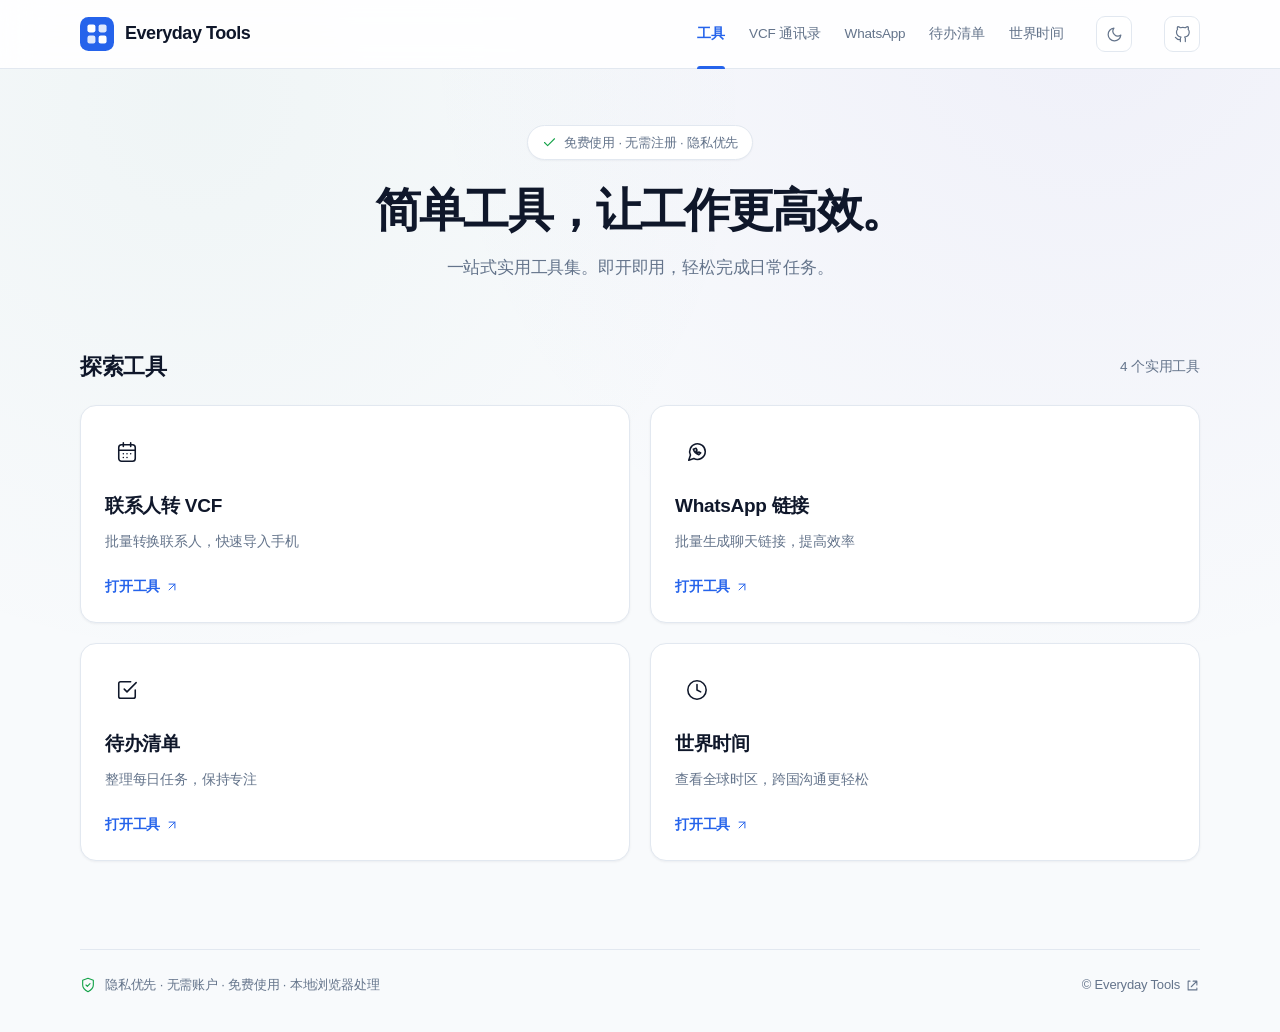
<file: index.html>
<!doctype html>
<html lang="zh-CN">
<head>
  <meta charset="utf-8">
  <meta name="viewport" content="width=device-width, initial-scale=1">
  <meta http-equiv="Content-Security-Policy" content="default-src 'self' blob:; script-src 'self' 'unsafe-inline'; style-src 'self' 'unsafe-inline'; img-src 'self' data: blob:; connect-src 'self'; object-src 'none'; base-uri 'self'; form-action 'self';">
  <meta name="referrer" content="strict-origin-when-cross-origin">
  <meta http-equiv="X-Content-Type-Options" content="nosniff">
  <meta name="theme-color" content="#ffffff" media="(prefers-color-scheme: light)">
  <meta name="theme-color" content="#0f1117" media="(prefers-color-scheme: dark)">
  <meta name="description" content="Everyday Tools 常用工具箱：联系人转 VCF、批量生成 WhatsApp 链接、本地待办清单。免费使用，无需注册，输入内容在浏览器本地处理。">
  <title>Everyday Tools</title>
  <link rel="stylesheet" href="styles.css?v=16">
  <link rel="icon" href="favicon.svg?v=4" type="image/svg+xml">
  <script>
    const savedTheme = localStorage.getItem('theme');
    if (savedTheme) document.documentElement.setAttribute('data-theme', savedTheme);
  </script>
</head>
<body class="home-page">
  <a class="skip-link" href="#main">跳到主要内容</a>
  <div class="layout">
    <header class="site-header">
      <div class="header-inner">
        <a class="brand" href="index.html"><span class="logo"><img src="favicon.svg?v=4" width="34" height="34" alt=""></span>Everyday Tools</a>
        <nav class="site-nav" aria-label="主导航">
          <a class="nav-item active" href="index.html" aria-current="page">工具</a>
          <a class="nav-item" href="vcf.html">VCF 通讯录</a>
          <a class="nav-item" href="whatsapp.html">WhatsApp</a>
          <a class="nav-item" href="todo.html">待办清单</a>
          <a class="nav-item" href="worldtime.html">世界时间</a>
        </nav>
        <button id="theme-toggle" class="theme-toggle" type="button" aria-label="切换浅色/深色模式" title="切换浅色/深色模式">
          <svg class="sun-icon" viewBox="0 0 24 24" aria-hidden="true"><circle cx="12" cy="12" r="5"/><path d="M12 1v2M12 21v2M4.22 4.22l1.42 1.42M18.36 18.36l1.42 1.42M1 12h2M21 12h2M4.22 19.78l1.42-1.42M18.36 5.64l1.42-1.42"/></svg>
          <svg class="moon-icon" viewBox="0 0 24 24" aria-hidden="true"><path d="M21 12.79A9 9 0 1 1 11.21 3 7 7 0 0 0 21 12.79z"/></svg>
        </button>
        <a class="theme-toggle" href="https://github.com/Alex97FR/alex97fr.github.io" target="_blank" rel="noopener noreferrer" aria-label="GitHub 仓库" title="GitHub 仓库" style="text-decoration:none;">
          <svg viewBox="0 0 24 24" aria-hidden="true" fill="none" stroke="currentColor" stroke-width="2" stroke-linecap="round" stroke-linejoin="round"><path d="M9 19c-5 1.5-5-2.5-7-3m14 6v-3.87a3.37 3.37 0 0 0-.94-2.61c3.14-.35 6.44-1.54 6.44-7A5.44 5.44 0 0 0 20 4.77 5.07 5.07 0 0 0 19.91 1S18.73.65 16 2.48a13.38 13.38 0 0 0-7 0C6.27.65 5.09 1 5.09 1A5.07 5.07 0 0 0 5 4.77a5.44 5.44 0 0 0-1.5 3.78c0 5.42 3.3 6.61 6.44 7A3.37 3.37 0 0 0 9 18.13V22"/></svg>
        </a>
      </div>
    </header>
    <main id="main" tabindex="-1">
      <header class="page-header">
        <div class="hero-badge">
          <svg viewBox="0 0 24 24" aria-hidden="true" fill="none" stroke="currentColor" stroke-width="2.5"><path d="M20 6 9 17l-5-5"/></svg>
          <span>免费使用 · 无需注册 · 隐私优先</span>
        </div>
        <h1>简单工具，让工作更高效。</h1>
        <p class="intro">一站式实用工具集。即开即用，轻松完成日常任务。</p>
      </header>

      <section id="tools" class="tool-directory" aria-label="全部工具">
        <div class="section-meta-bar">
          <h2>探索工具</h2>
          <span class="section-meta-count">4 个实用工具</span>
        </div>
        <div class="tool-grid">
          <!-- 1. VCF -->
          <a class="tool-card" href="vcf.html">
            <div class="tool-card-top">
              <span class="tool-icon blue-theme">
                <svg viewBox="0 0 24 24" aria-hidden="true" fill="none" stroke="currentColor" stroke-width="2" stroke-linecap="round" stroke-linejoin="round"><rect x="3" y="4" width="18" height="18" rx="3"/><path d="M16 2v4M8 2v4M3 10h18M8 14h.01M12 14h.01M16 14h.01M8 18h.01M12 18h.01"/></svg>
              </span>
            </div>
            <h2>联系人转 VCF</h2>
            <p class="tool-description">批量转换联系人，快速导入手机</p>
            <div class="tool-action-link">
              <span>打开工具</span>
              <svg viewBox="0 0 24 24" aria-hidden="true" fill="none" stroke="currentColor" stroke-width="2.5" stroke-linecap="round" stroke-linejoin="round"><path d="M7 17L17 7M7 7h10v10"/></svg>
            </div>
          </a>

          <!-- 2. WhatsApp -->
          <a class="tool-card" href="whatsapp.html">
            <div class="tool-card-top">
              <span class="tool-icon green">
                <svg viewBox="0 0 24 24" aria-hidden="true" fill="none" stroke="currentColor" stroke-width="2" stroke-linecap="round" stroke-linejoin="round"><path d="M21 11.5a8.5 8.5 0 0 1-12.4 7.6L3 21l1.9-5.6A8.5 8.5 0 1 1 21 11.5Z"/><path d="M8 9c1 3 3 5 6 6l2-2-2-1-1 1-2-2 1-1-1-2Z"/></svg>
              </span>
            </div>
            <h2>WhatsApp 链接</h2>
            <p class="tool-description">批量生成聊天链接，提高效率</p>
            <div class="tool-action-link">
              <span>打开工具</span>
              <svg viewBox="0 0 24 24" aria-hidden="true" fill="none" stroke="currentColor" stroke-width="2.5" stroke-linecap="round" stroke-linejoin="round"><path d="M7 17L17 7M7 7h10v10"/></svg>
            </div>
          </a>

          <!-- 3. Todo -->
          <a class="tool-card" href="todo.html">
            <div class="tool-card-top">
              <span class="tool-icon amber">
                <svg viewBox="0 0 24 24" aria-hidden="true" fill="none" stroke="currentColor" stroke-width="2" stroke-linecap="round" stroke-linejoin="round"><path d="M9 11l3 3L22 4"/><path d="M21 12v7a2 2 0 0 1-2 2H5a2 2 0 0 1-2-2V5a2 2 0 0 1 2-2h11"/></svg>
              </span>
            </div>
            <h2>待办清单</h2>
            <p class="tool-description">整理每日任务，保持专注</p>
            <div class="tool-action-link">
              <span>打开工具</span>
              <svg viewBox="0 0 24 24" aria-hidden="true" fill="none" stroke="currentColor" stroke-width="2.5" stroke-linecap="round" stroke-linejoin="round"><path d="M7 17L17 7M7 7h10v10"/></svg>
            </div>
          </a>

          <!-- 4. World Time -->
          <a class="tool-card" href="worldtime.html">
            <div class="tool-card-top">
              <span class="tool-icon purple">
                <svg viewBox="0 0 24 24" aria-hidden="true" fill="none" stroke="currentColor" stroke-width="2" stroke-linecap="round" stroke-linejoin="round"><circle cx="12" cy="12" r="10"/><path d="M12 6v6l4 2"/></svg>
              </span>
            </div>
            <h2>世界时间</h2>
            <p class="tool-description">查看全球时区，跨国沟通更轻松</p>
            <div class="tool-action-link">
              <span>打开工具</span>
              <svg viewBox="0 0 24 24" aria-hidden="true" fill="none" stroke="currentColor" stroke-width="2.5" stroke-linecap="round" stroke-linejoin="round"><path d="M7 17L17 7M7 7h10v10"/></svg>
            </div>
          </a>
        </div>
      </section>
    </main>
    <footer class="site-footer">
      <div id="privacy" class="footer-privacy">
        <svg viewBox="0 0 24 24" aria-hidden="true" fill="none" stroke="currentColor" stroke-width="2"><path d="M12 22s8-4 8-10V5l-8-3-8 3v7c0 6 8 10 8 10z"/><path d="m9 12 2 2 4-4"/></svg>
        <span>隐私优先 · 无需账户 · 免费使用 · 本地浏览器处理</span>
      </div>
      <div class="footer-links">
        <a href="https://github.com/Alex97FR/alex97fr.github.io" target="_blank" rel="noopener noreferrer">© Everyday Tools <svg viewBox="0 0 24 24" aria-hidden="true"><path d="M8 5H5v14h14v-3M13 5h6v6M19 5l-9 9"/></svg></a>
      </div>
    </footer>
  </div>
  <script>
    const themeBtn = document.getElementById('theme-toggle');
    if (themeBtn) {
      themeBtn.addEventListener('click', () => {
        const isDark = document.documentElement.getAttribute('data-theme') === 'dark' ||
          (!document.documentElement.getAttribute('data-theme') && window.matchMedia && window.matchMedia('(prefers-color-scheme: dark)').matches);
        const next = isDark ? 'light' : 'dark';
        document.documentElement.setAttribute('data-theme', next);
        try { localStorage.setItem('theme', next); } catch {}
      });
    }
  </script>
</body>
</html>
</file>
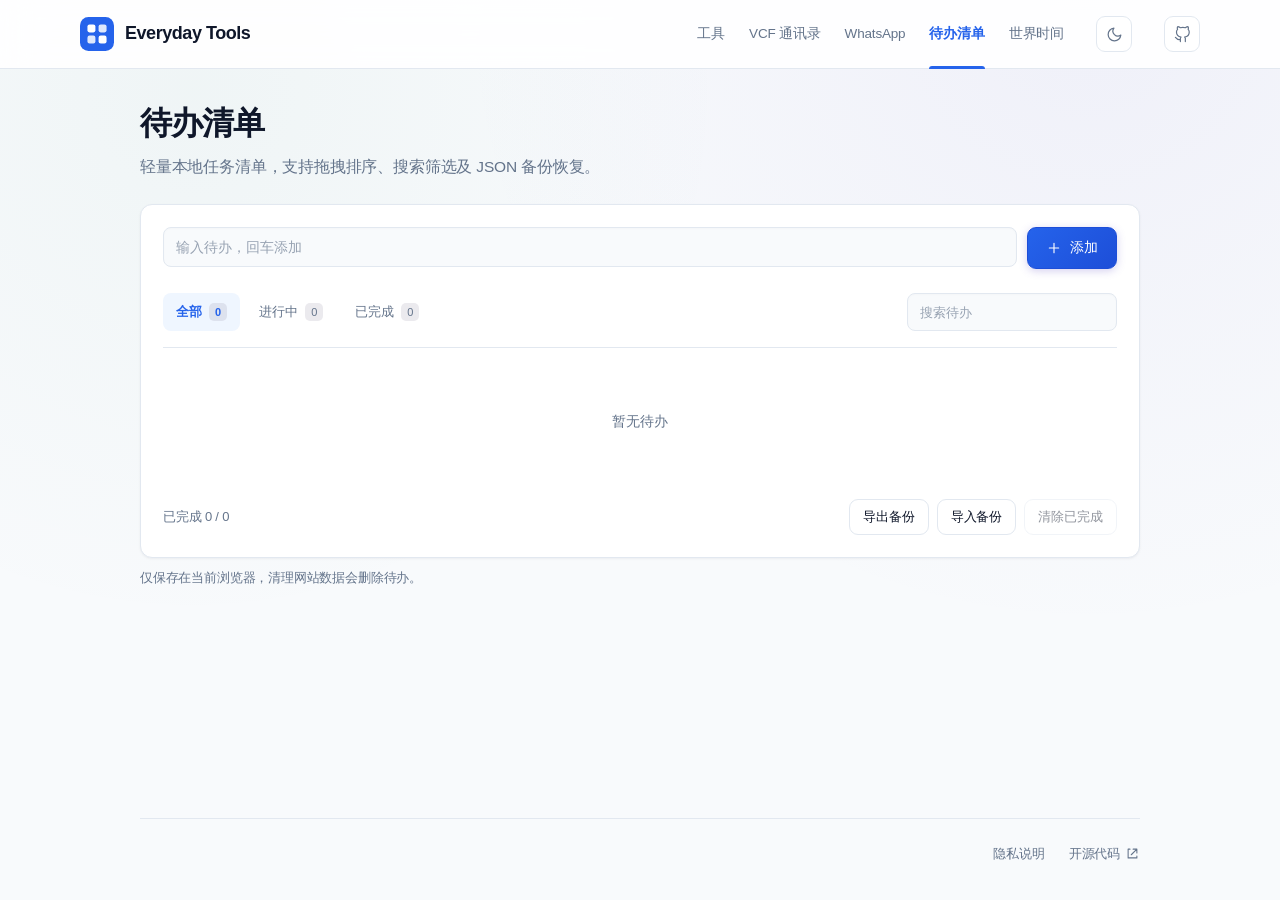
<file: todo.html>
<!doctype html>
<html lang="zh-CN">
<head>
  <meta charset="utf-8">
  <meta name="viewport" content="width=device-width, initial-scale=1">
  <meta http-equiv="Content-Security-Policy" content="default-src 'self' blob:; script-src 'self' 'unsafe-inline'; style-src 'self' 'unsafe-inline'; img-src 'self' data: blob:; connect-src 'self'; object-src 'none'; base-uri 'self'; form-action 'self';">
  <meta name="referrer" content="strict-origin-when-cross-origin">
  <meta http-equiv="X-Content-Type-Options" content="nosniff">
  <meta name="theme-color" content="#ffffff" media="(prefers-color-scheme: light)">
  <meta name="theme-color" content="#0f1117" media="(prefers-color-scheme: dark)">
  <meta name="description" content="简单的本地待办清单，支持搜索、完成标记、编辑和排序，数据保存在当前浏览器。">
  <title>Everyday Tools</title>
  <link rel="stylesheet" href="styles.css?v=16">
  <link rel="icon" href="favicon.svg?v=4" type="image/svg+xml">
  <script>
    if (window.self !== window.top) document.documentElement.classList.add('embedded');
    const savedTheme = localStorage.getItem('theme');
    if (savedTheme) document.documentElement.setAttribute('data-theme', savedTheme);
  </script>
</head>
<body class="tool-page">
  <a class="skip-link" href="#main">跳到主要内容</a>
  <div class="layout">
    <header class="site-header">
      <div class="header-inner">
        <a class="brand" href="index.html"><span class="logo"><img src="favicon.svg?v=3" width="34" height="34" alt=""></span>Everyday Tools</a>
        <nav class="site-nav" aria-label="主导航">
          <a class="nav-item" href="index.html">工具</a>
          <a class="nav-item" href="vcf.html">VCF 通讯录</a>
          <a class="nav-item" href="whatsapp.html">WhatsApp</a>
          <a class="nav-item active" href="todo.html" aria-current="page">待办清单</a>
          <a class="nav-item" href="worldtime.html">世界时间</a>
        </nav>
        <button id="theme-toggle" class="theme-toggle" type="button" aria-label="切换浅色/深色模式" title="切换浅色/深色模式">
          <svg class="sun-icon" viewBox="0 0 24 24" aria-hidden="true"><circle cx="12" cy="12" r="5"/><path d="M12 1v2M12 21v2M4.22 4.22l1.42 1.42M18.36 18.36l1.42 1.42M1 12h2M21 12h2M4.22 19.78l1.42-1.42M18.36 5.64l1.42-1.42"/></svg>
          <svg class="moon-icon" viewBox="0 0 24 24" aria-hidden="true"><path d="M21 12.79A9 9 0 1 1 11.21 3 7 7 0 0 0 21 12.79z"/></svg>
        </button>
        <a class="theme-toggle" href="https://github.com/Alex97FR/alex97fr.github.io" target="_blank" rel="noopener noreferrer" aria-label="GitHub 仓库" title="GitHub 仓库" style="text-decoration:none;">
          <svg viewBox="0 0 24 24" aria-hidden="true" fill="none" stroke="currentColor" stroke-width="2" stroke-linecap="round" stroke-linejoin="round"><path d="M9 19c-5 1.5-5-2.5-7-3m14 6v-3.87a3.37 3.37 0 0 0-.94-2.61c3.14-.35 6.44-1.54 6.44-7A5.44 5.44 0 0 0 20 4.77 5.07 5.07 0 0 0 19.91 1S18.73.65 16 2.48a13.38 13.38 0 0 0-7 0C6.27.65 5.09 1 5.09 1A5.07 5.07 0 0 0 5 4.77a5.44 5.44 0 0 0-1.5 3.78c0 5.42 3.3 6.61 6.44 7A3.37 3.37 0 0 0 9 18.13V22"/></svg>
        </a>
      </div>
    </header>
    <main id="main" tabindex="-1">
      <header class="page-header">
        <h1>待办清单</h1>
        <p class="intro">轻量本地任务清单，支持拖拽排序、搜索筛选及 JSON 备份恢复。</p>
      </header>
      <section class="card" aria-label="待办列表">
        <div class="add-row">
          <input id="new" aria-label="新待办事项" placeholder="输入待办，回车添加" autocomplete="off" maxlength="200">
          <button id="add" class="button primary" type="button"><svg viewBox="0 0 24 24"><path d="M12 5v14M5 12h14"/></svg>添加</button>
        </div>
        <div class="toolbar">
          <div class="tabs" role="group" aria-label="筛选">
            <button class="tab active" aria-pressed="true" data-f="all" type="button">全部 <span class="n" id="n-all">0</span></button>
            <button class="tab" aria-pressed="false" data-f="todo" type="button">进行中 <span class="n" id="n-todo">0</span></button>
            <button class="tab" aria-pressed="false" data-f="done" type="button">已完成 <span class="n" id="n-done">0</span></button>
          </div>
          <input id="search" class="search" aria-label="搜索待办事项" placeholder="搜索待办" autocomplete="off">
        </div>
        <p id="storage-status" class="status error" role="alert" hidden></p>
        <ul class="list" id="list"></ul>
        <div class="empty" id="empty" hidden>暂无待办</div>
        <div class="foot">
          <span id="summary" role="status" aria-live="polite">已完成 0 / 0</span>
          <div class="foot-actions">
            <button id="export" class="button ghost" type="button" title="导出待办数据备份">导出备份</button>
            <label class="button ghost import-label" title="导入待办 JSON 数据">导入备份<input id="import" type="file" accept=".json,application/json" hidden></label>
            <button id="clear" class="button ghost" type="button">清除已完成</button>
          </div>
        </div>
      </section>
      <p class="hint">仅保存在当前浏览器，清理网站数据会删除待办。</p>

    </main>
    <footer class="site-footer">
      <div class="footer-links"><a href="index.html#privacy">隐私说明</a><a href="https://github.com/Alex97FR/alex97fr.github.io" target="_blank" rel="noopener noreferrer">开源代码 <svg viewBox="0 0 24 24" aria-hidden="true"><path d="M8 5H5v14h14v-3M13 5h6v6M19 5l-9 9"/></svg></a></div>
    </footer>
  </div>
  <script>
    const KEY = 'wctools.todo.v1';
    const $ = id => document.getElementById(id);
    let items = [];
    let filter = 'all';
    let dragId = null;

    let storageBlocked = false;
    try {
      items = JSON.parse(localStorage.getItem(KEY) || '[]');
      if (!Array.isArray(items) || !items.every(item => item && typeof item.id === 'string' && typeof item.text === 'string' && typeof item.done === 'boolean')) throw new Error('Invalid todo data');
    } catch {
      items = [];
      storageBlocked = true;
      $('storage-status').hidden = false;
      $('storage-status').textContent = '无法读取本地待办。为避免覆盖原数据，已暂停修改；请先备份浏览器数据并检查存储权限。';
      $('new').disabled = true;
      $('add').disabled = true;
    }

    const save = () => {
      if (storageBlocked) return;
      try { localStorage.setItem(KEY, JSON.stringify(items)); $('storage-status').hidden = true; }
      catch {
        $('storage-status').hidden = false;
        $('storage-status').textContent = '本次修改未能保存到浏览器，刷新后可能丢失。请先复制重要事项，并检查存储空间或权限。';
      }
    };

    function counts() {
      const done = items.filter(i => i.done).length;
      $('n-all').textContent = items.length;
      $('n-todo').textContent = items.length - done;
      $('n-done').textContent = done;
      $('clear').disabled = done === 0;
      $('summary').textContent = `已完成 ${done} / ${items.length}`;
    }

    function visible() {
      const q = $('search').value.trim().toLowerCase();
      return items.filter(i => {
        const matchTab = filter === 'all' || (filter === 'done') === !!i.done;
        const matchQ = !q || (i.text || '').toLowerCase().includes(q);
        return matchTab && matchQ;
      });
    }

    function render() {
      counts();
      const box = $('list');
      box.replaceChildren();
      const shown = visible();
      $('empty').hidden = shown.length > 0;
      $('empty').textContent = items.length ? '没有匹配的事项' : '暂无待办';
      shown.forEach(item => {
        const li = document.createElement('li');
        li.className = 'item' + (item.done ? ' done' : '');
        li.dataset.id = item.id;


        const grip = document.createElement('button');
        grip.type = 'button';
        grip.draggable = true;
        grip.className = 'drag';
        grip.title = '拖拽排序，或按上下方向键移动';
        grip.setAttribute('aria-label', '排序：' + item.text + '，使用上下方向键移动');
        grip.addEventListener('keydown', e => {
          if (e.key !== 'ArrowUp' && e.key !== 'ArrowDown') return;
          e.preventDefault();
          const target = items[items.indexOf(item) + (e.key === 'ArrowUp' ? -1 : 1)];
          if (!target) return;
          dragId = item.id;
          reorder(target.id);
          dragId = null;
          [...$('list').children].find(row => row.dataset.id === item.id)?.querySelector('.drag').focus();
        });
        grip.innerHTML = '<svg viewBox="0 0 24 24"><circle cx="9" cy="5" r="1.6"/><circle cx="15" cy="5" r="1.6"/><circle cx="9" cy="12" r="1.6"/><circle cx="15" cy="12" r="1.6"/><circle cx="9" cy="19" r="1.6"/><circle cx="15" cy="19" r="1.6"/></svg>';

        const check = document.createElement('button');
        check.className = 'check';
        check.type = 'button';
        check.title = item.done ? '标为未完成' : '标为已完成';
        check.setAttribute('aria-label', check.title);
        check.innerHTML = '<svg viewBox="0 0 24 24"><path d="m5 13 4 4L19 7"/></svg>';
        check.addEventListener('click', () => { item.done = !item.done; save(); render(); });

        const txt = document.createElement('span');
        txt.className = 'txt';
        txt.textContent = item.text;
        txt.title = '双击编辑：' + item.text;
        txt.addEventListener('dblclick', () => beginEdit(item, li));

        const del = document.createElement('button');
        del.className = 'del';
        del.type = 'button';
        del.title = '删除';
        del.setAttribute('aria-label', '删除');
        del.innerHTML = '<svg viewBox="0 0 24 24"><path d="M4 7h16M9 7V5a1 1 0 0 1 1-1h4a1 1 0 0 1 1 1v2m3 0-1 13a1 1 0 0 1-1 1H8a1 1 0 0 1-1-1L6 7"/></svg>';
        del.addEventListener('click', () => { items = items.filter(x => x.id !== item.id); save(); render(); });

        const edit = document.createElement('button');
        edit.className = 'del';
        edit.type = 'button';
        edit.setAttribute('aria-label', '编辑：' + item.text);
        edit.title = '编辑';
        edit.innerHTML = '<svg viewBox="0 0 24 24"><path d="m15 4 5 5M4 20l5-1L21 7l-5-5L4 14Z"/></svg>';
        edit.addEventListener('click', () => beginEdit(item, li));
        li.append(grip, check, txt, edit, del);

        li.addEventListener('dragstart', e => {
          if (!e.target.closest('.drag')) { e.preventDefault(); return; }
          dragId = item.id;
          li.classList.add('dragging');
          e.dataTransfer.effectAllowed = 'move';
          e.dataTransfer.setData('text/plain', item.id);
        });
        li.addEventListener('dragover', e => {
          if (!dragId) return;
          e.preventDefault();
          li.classList.add('over');
        });
        li.addEventListener('dragleave', () => li.classList.remove('over'));
        li.addEventListener('drop', e => {
          e.preventDefault();
          li.classList.remove('over');
          if (dragId && dragId !== item.id) reorder(item.id);
        });
        li.addEventListener('dragend', () => {
          dragId = null;
          document.querySelectorAll('.item').forEach(x => x.classList.remove('dragging', 'over'));
        });

        box.append(li);
      });
    }

    function reorder(targetId) {
      const from = items.findIndex(i => i.id === dragId);
      const to = items.findIndex(i => i.id === targetId);
      if (from < 0 || to < 0 || from === to) return;
      const [moved] = items.splice(from, 1);
      const to2 = items.findIndex(i => i.id === targetId);
      items.splice(to2 + (from < to ? 1 : 0), 0, moved);
      save();
      render();
    }

    function beginEdit(item, li) {
      if (li.classList.contains('editing')) return;
      li.classList.add('editing');
      const input = document.createElement('input');
      input.className = 'edit-input';
      input.setAttribute('aria-label', '编辑待办事项');
      input.value = item.text;
      input.maxLength = 200;
      const txt = li.querySelector('.txt');
      txt.replaceWith(input);
      input.focus();
      input.select();
      let done = false;
      const commit = keep => {
        if (done) return;
        done = true;
        const val = input.value.trim();
        if (keep && val) item.text = val;
        save();
        render();
      };
      input.addEventListener('keydown', e => {
        if (e.key === 'Enter' && !e.isComposing) commit(true);
        else if (e.key === 'Escape') commit(false);
      });
      input.addEventListener('blur', () => commit(true));
    }

    function add() {
      if (storageBlocked) return;
      const text = $('new').value.trim();
      if (!text) return;
      items.unshift({ id: Date.now().toString(36) + Math.random().toString(36).slice(2, 7), text, done: false });
      $('new').value = '';
      save();
      render();
      $('new').focus();
    }

    function showToast(message) {
      if (typeof document === 'undefined' || !document.body || typeof document.body.appendChild !== 'function') return;
      let box = document.getElementById('toast-container');
      if (!box) {
        box = document.createElement('div');
        box.id = 'toast-container';
        box.className = 'toast-container';
        box.setAttribute('aria-live', 'polite');
        document.body.appendChild(box);
      }
      const toast = document.createElement('div');
      toast.className = 'toast';
      toast.textContent = message;
      box.appendChild(toast);
      requestAnimationFrame(() => toast.classList.add('show'));
      setTimeout(() => {
        toast.classList.remove('show');
        setTimeout(() => toast.remove && toast.remove(), 250);
      }, 2200);
    }

    $('add').addEventListener('click', add);
    $('new').addEventListener('keydown', e => { if (e.key === 'Enter' && !e.isComposing) add(); });
    $('search').addEventListener('input', render);
    document.querySelectorAll('.tab').forEach(t => t.addEventListener('click', () => {
      filter = t.dataset.f;
      document.querySelectorAll('.tab').forEach(x => { x.classList.toggle('active', x === t); x.setAttribute('aria-pressed', String(x === t)); });
      render();
    }));
    $('clear').addEventListener('click', () => {
      const doneCount = items.filter(i => i.done).length;
      if (!doneCount) return;
      items = items.filter(i => !i.done);
      save();
      render();
      showToast(`已清除 ${doneCount} 项已完成事项`);
    });

    $('export').addEventListener('click', () => {
      if (!items.length) {
        showToast('当前暂无待办事项可导出');
        return;
      }
      const data = JSON.stringify(items, null, 2);
      const blob = new Blob([data], { type: 'application/json' });
      const url = URL.createObjectURL(blob);
      const a = document.createElement('a');
      a.href = url;
      a.download = `todos-backup-${new Date().toISOString().slice(0, 10)}.json`;
      a.click();
      setTimeout(() => URL.revokeObjectURL(url), 1000);
      showToast(`已导出 ${items.length} 条待办备份`);
    });

    $('import').addEventListener('change', event => {
      if (storageBlocked) {
        showToast('本地存储受限，无法导入');
        return;
      }
      const selectedFile = event.target?.files?.[0];
      if (!selectedFile || typeof FileReader === 'undefined') return;
      // Reject files larger than 2MB to prevent browser memory exhaustion
      if (selectedFile.size > 2 * 1024 * 1024) {
        showToast('导入失败：文件大小不能超过 2MB');
        event.target.value = '';
        return;
      }
      const fileReader = new FileReader();
      fileReader.onload = fileEvent => {
        try {
          const parsedPayload = JSON.parse(fileEvent.target.result);
          if (!Array.isArray(parsedPayload)) throw new Error('Format error');
          // Filter valid text items and cap max imports to 500 to avoid quota overrun
          const maxAllowedImports = 500;
          const sanitizedCandidates = parsedPayload
            .filter(item => item && typeof item.text === 'string' && item.text.trim())
            .slice(0, maxAllowedImports);
          if (!sanitizedCandidates.length) throw new Error('Empty');
          let importedItemCount = 0;
          const existingItemIds = new Set(items.map(todoItem => todoItem.id));
          sanitizedCandidates.forEach(candidate => {
            const hasValidStringId = typeof candidate.id === 'string' && candidate.id.trim() && !existingItemIds.has(candidate.id.trim());
            const uniqueTodoId = hasValidStringId
              ? candidate.id.trim().slice(0, 64)
              : Date.now().toString(36) + Math.random().toString(36).slice(2, 7);
            const sanitizedText = candidate.text.trim().slice(0, 200);
            items.push({ id: uniqueTodoId, text: sanitizedText, done: Boolean(candidate.done) });
            existingItemIds.add(uniqueTodoId);
            importedItemCount++;
          });
          save();
          render();
          showToast(`已成功导入 ${importedItemCount} 条事项`);
        } catch {
          showToast('导入失败：文件格式不符合待办 JSON 规范');
        }
      };
      fileReader.readAsText(selectedFile);
      event.target.value = '';
    });

    const themeBtn = $('theme-toggle');
    if (themeBtn) {
      themeBtn.addEventListener('click', () => {
        const isDark = document.documentElement.getAttribute('data-theme') === 'dark' ||
          (!document.documentElement.getAttribute('data-theme') && window.matchMedia && window.matchMedia('(prefers-color-scheme: dark)').matches);
        const next = isDark ? 'light' : 'dark';
        document.documentElement.setAttribute('data-theme', next);
        try { localStorage.setItem('theme', next); } catch {}
        showToast(next === 'dark' ? '已切换至深色模式 🌙' : '已切换至浅色模式 ☀️');
      });
    }

    render();
  </script>
</body>
</html>
</file>
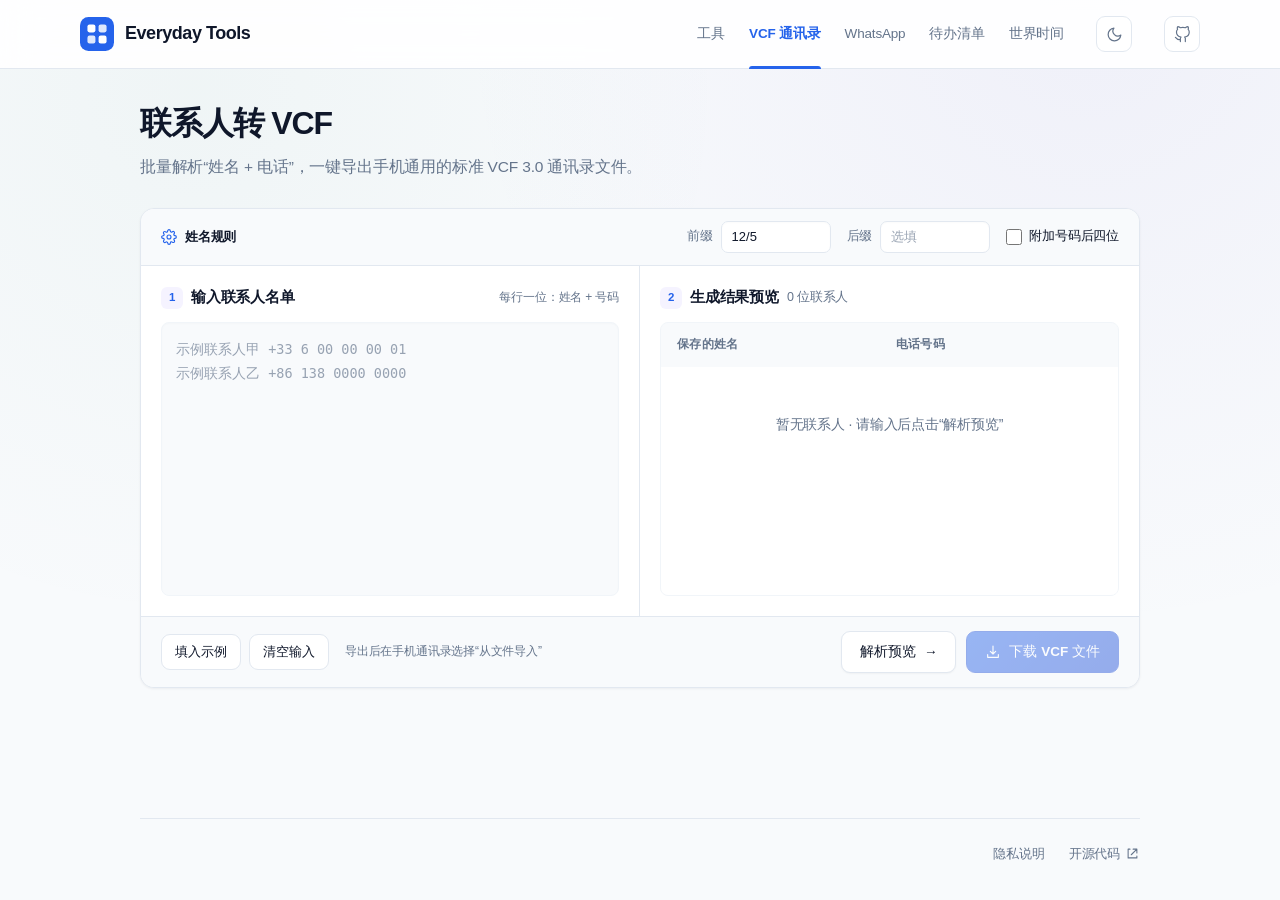
<file: vcf.html>
<!doctype html>
<html lang="zh-CN">
<head>
  <meta charset="utf-8">
  <meta name="viewport" content="width=device-width, initial-scale=1">
  <meta http-equiv="Content-Security-Policy" content="default-src 'self' blob:; script-src 'self' 'unsafe-inline'; style-src 'self' 'unsafe-inline'; img-src 'self' data: blob:; connect-src 'self'; object-src 'none'; base-uri 'self'; form-action 'self';">
  <meta name="referrer" content="strict-origin-when-cross-origin">
  <meta http-equiv="X-Content-Type-Options" content="nosniff">
  <meta name="theme-color" content="#ffffff" media="(prefers-color-scheme: light)">
  <meta name="theme-color" content="#0f1117" media="(prefers-color-scheme: dark)">
  <meta name="description" content="免费在线批量生成 VCF 通讯录。联系人在浏览器本地处理，支持中文姓名、国际号码及自定义前后缀。">
  <title>Everyday Tools</title>
  <link rel="stylesheet" href="styles.css?v=16">
  <link rel="icon" href="favicon.svg?v=4" type="image/svg+xml">
  <script>
    if (window.self !== window.top) document.documentElement.classList.add('embedded');
    const savedTheme = localStorage.getItem('theme');
    if (savedTheme) document.documentElement.setAttribute('data-theme', savedTheme);
  </script>
</head>
<body class="tool-page">
  <a class="skip-link" href="#main">跳到主要内容</a>
  <div class="layout">
    <header class="site-header">
      <div class="header-inner">
        <a class="brand" href="index.html"><span class="logo"><img src="favicon.svg?v=3" width="34" height="34" alt=""></span>Everyday Tools</a>
        <nav class="site-nav" aria-label="主导航">
          <a class="nav-item" href="index.html">工具</a>
          <a class="nav-item active" href="vcf.html" aria-current="page">VCF 通讯录</a>
          <a class="nav-item" href="whatsapp.html">WhatsApp</a>
          <a class="nav-item" href="todo.html">待办清单</a>
          <a class="nav-item" href="worldtime.html">世界时间</a>
        </nav>
        <button id="theme-toggle" class="theme-toggle" type="button" aria-label="切换浅色/深色模式" title="切换浅色/深色模式">
          <svg class="sun-icon" viewBox="0 0 24 24" aria-hidden="true"><circle cx="12" cy="12" r="5"/><path d="M12 1v2M12 21v2M4.22 4.22l1.42 1.42M18.36 18.36l1.42 1.42M1 12h2M21 12h2M4.22 19.78l1.42-1.42M18.36 5.64l1.42-1.42"/></svg>
          <svg class="moon-icon" viewBox="0 0 24 24" aria-hidden="true"><path d="M21 12.79A9 9 0 1 1 11.21 3 7 7 0 0 0 21 12.79z"/></svg>
        </button>
        <a class="theme-toggle" href="https://github.com/Alex97FR/alex97fr.github.io" target="_blank" rel="noopener noreferrer" aria-label="GitHub 仓库" title="GitHub 仓库" style="text-decoration:none;">
          <svg viewBox="0 0 24 24" aria-hidden="true" fill="none" stroke="currentColor" stroke-width="2" stroke-linecap="round" stroke-linejoin="round"><path d="M9 19c-5 1.5-5-2.5-7-3m14 6v-3.87a3.37 3.37 0 0 0-.94-2.61c3.14-.35 6.44-1.54 6.44-7A5.44 5.44 0 0 0 20 4.77 5.07 5.07 0 0 0 19.91 1S18.73.65 16 2.48a13.38 13.38 0 0 0-7 0C6.27.65 5.09 1 5.09 1A5.07 5.07 0 0 0 5 4.77a5.44 5.44 0 0 0-1.5 3.78c0 5.42 3.3 6.61 6.44 7A3.37 3.37 0 0 0 9 18.13V22"/></svg>
        </a>
      </div>
    </header>
    <main id="main" tabindex="-1">
      <header class="page-header">
        <h1>联系人转 VCF</h1>
        <p class="intro">批量解析“姓名 + 电话”，一键导出手机通用的标准 VCF 3.0 通讯录文件。</p>
      </header>

      <!-- 一体化 Studio 工作台 -->
      <div class="workbench">
        <!-- 顶部功能配置条 -->
        <div class="wb-toolbar">
          <div class="wb-toolbar-title">
            <svg viewBox="0 0 24 24" aria-hidden="true"><circle cx="12" cy="12" r="3"/><path d="M19.4 15a1.65 1.65 0 0 0 .33 1.82l.06.06a2 2 0 0 1 0 2.83 2 2 0 0 1-2.83 0l-.06-.06a1.65 1.65 0 0 0-1.82-.33 1.65 1.65 0 0 0-1 1.51V21a2 2 0 0 1-2 2 2 2 0 0 1-2-2v-.09A1.65 1.65 0 0 0 9 19.4a1.65 1.65 0 0 0-1.82.33l-.06.06a2 2 0 0 1-2.83 0 2 2 0 0 1 0-2.83l.06-.06a1.65 1.65 0 0 0 .33-1.82 1.65 1.65 0 0 0-1.51-1H3a2 2 0 0 1-2-2 2 2 0 0 1 2-2h.09A1.65 1.65 0 0 0 4.6 9a1.65 1.65 0 0 0-.33-1.82l-.06-.06a2 2 0 0 1 0-2.83 2 2 0 0 1 2.83 0l.06.06a1.65 1.65 0 0 0 1.82.33H9a1.65 1.65 0 0 0 1-1.51V3a2 2 0 0 1 2-2 2 2 0 0 1 2 2v.09a1.65 1.65 0 0 0 1 1.51 1.65 1.65 0 0 0 1.82-.33l.06-.06a2 2 0 0 1 2.83 0 2 2 0 0 1 0 2.83l-.06.06a1.65 1.65 0 0 0-.33 1.82V9a1.65 1.65 0 0 0 1.51 1H21a2 2 0 0 1 2 2 2 2 0 0 1-2 2h-.09a1.65 1.65 0 0 0-1.51 1z"/></svg>
            <span>姓名规则</span>
          </div>
          <div class="wb-toolbar-fields">
            <label class="wb-field">
              <span>前缀</span>
              <input id="prefix" placeholder="例如：客户" autocomplete="off">
            </label>
            <label class="wb-field">
              <span>后缀</span>
              <input id="suffix" placeholder="选填" autocomplete="off">
            </label>
            <label class="wb-check">
              <input id="phone-suffix" type="checkbox">
              <span>附加号码后四位</span>
            </label>
          </div>
        </div>

        <!-- 左右对称工作区 -->
        <div class="wb-body">
          <!-- 左侧输入栏 -->
          <div class="wb-pane wb-left">
            <div class="wb-pane-head">
              <span class="wb-badge">1</span>
              <label for="source" class="wb-pane-title" id="source-heading">输入联系人名单</label>
              <span class="wb-pane-hint">每行一位：姓名 + 号码</span>
            </div>
            <div class="wb-editor-wrap">
              <textarea id="source" spellcheck="false" placeholder="示例联系人甲 +33 6 00 00 00 01&#10;示例联系人乙 +86 138 0000 0000"></textarea>
            </div>
          </div>

          <!-- 右侧预览栏 -->
          <div class="wb-pane wb-right">
            <div class="wb-pane-head">
              <span class="wb-badge">2</span>
              <span class="wb-pane-title" id="preview-heading">生成结果预览</span>
              <span class="caption" id="contact-count">0 位联系人</span>
            </div>
            <div class="wb-preview-wrap">
              <div class="preview-head">
                <span>保存的姓名</span>
                <span>电话号码</span>
              </div>
              <div id="contacts" class="wb-contacts-list">
                <div class="empty">暂无联系人 · 请输入后点击“解析预览”</div>
              </div>
            </div>
          </div>
        </div>

        <!-- 状态栏 -->
        <p id="status" class="status wb-status" role="status" aria-live="polite"></p>

        <!-- 底部贯穿式操作底栏 -->
        <div class="wb-footer">
          <div class="wb-footer-left">
            <button id="sample" class="button ghost" type="button">填入示例</button>
            <button id="clear" class="button ghost" type="button">清空输入</button>
            <span class="hint-inline">导出后在手机通讯录选择“从文件导入”</span>
          </div>
          <div class="wb-footer-right">
            <button id="parse" class="button" type="button">解析预览 <span aria-hidden="true">→</span></button>
            <button id="download" class="button primary" type="button" disabled>
              <svg viewBox="0 0 24 24" aria-hidden="true"><path d="M12 3v12m-4-4 4 4 4-4M4 16v4h16v-4"/></svg>
              下载 VCF 文件
            </button>
          </div>
        </div>
      </div>
    </main>
    <footer class="site-footer">
      <div class="footer-links"><a href="index.html#privacy">隐私说明</a><a href="https://github.com/Alex97FR/alex97fr.github.io" target="_blank" rel="noopener noreferrer">开源代码 <svg viewBox="0 0 24 24" aria-hidden="true"><path d="M8 5H5v14h14v-3M13 5h6v6M19 5l-9 9"/></svg></a></div>
    </footer>
  </div>
  <script>
    const $ = id => document.getElementById(id);
    let contacts = [];

    const now = new Date();
    $('prefix').value = `${now.getMonth() + 1}/${now.getDate()}`;

    function parseContacts(text) {
      const found = [], rejected = [];
      text.split(/\r\n|\r|\n/).forEach((raw, index) => {
        const line = raw.trim();
        if (!line) return;
        const match = line.match(/(?:^|[\s,;:，；：])(\+?[\d(][\d\s().-]{5,}\d)\s*$/);
        const name = match && line.slice(0, match.index).replace(/[,;:，；：\s-]+$/, "").trim();
        const phone = match && match[1].replace(/(?!^)\+|[^\d+]/g, "");
        if (name && phone && phone.replace(/\D/g, "").length >= 7 && phone.replace(/\D/g, "").length <= 15) found.push({ name, phone });
        else rejected.push(index + 1);
      });
      return { found, rejected };
    }

    function phoneLast4(phone) {
      return phone.replace(/\D/g, '').slice(-4);
    }

    function fullName(name, phone) {
      const last4 = $('phone-suffix').checked ? phoneLast4(phone) : '';
      return [$('prefix').value.trim(), name, $('suffix').value.trim(), last4].filter(Boolean).join(' ');
    }

    function render() {
      const box = $('contacts');
      $('contact-count').textContent = `${contacts.length} 位联系人`;
      box.replaceChildren();
      if (!contacts.length) {
        const empty = document.createElement('div');
        empty.className = 'empty';
        empty.textContent = '暂无联系人';
        box.append(empty);
        return;
      }
      const fragment = document.createDocumentFragment();
      contacts.forEach(contact => {
        const row = document.createElement('div');
        row.className = 'contact';
        const name = document.createElement('span');
        const phone = document.createElement('span');
        name.textContent = fullName(contact.name, contact.phone);
        phone.textContent = contact.phone;
        row.append(name, phone);
        fragment.append(row);
      });
      box.append(fragment);
    }

    function escapeVcf(value) {
      // Strip control characters while preserving standard formatting
      const sanitized = value.replace(/[\x00-\x08\x0B\x0C\x0E-\x1F]/g, '');
      return sanitized.replace(/\\/g, '\\\\').replace(/\r\n|\r|\n/g, '\\n').replace(/;/g, '\\;').replace(/,/g, '\\,');
    }

    function foldVcfLine(line) {
      const encoder = new TextEncoder();
      let folded = '', length = 0;
      for (const character of line) {
        const size = encoder.encode(character).length;
        if (length + size > 75) { folded += '\r\n '; length = 1; }
        folded += character;
        length += size;
      }
      return folded;
    }

    function makeVcf() {
      return contacts.map(contact => {
        const name = escapeVcf(fullName(contact.name, contact.phone));
        return ['BEGIN:VCARD', 'VERSION:3.0', `N:${name};;;;`, `FN:${name}`, `TEL;TYPE=CELL,VOICE:${contact.phone}`, 'END:VCARD'].map(foldVcfLine).join('\r\n');
      }).join('\r\n') + '\r\n';
    }

    let parseDebounceTimer = null;

    function doParse(silent = false) {
      const val = $('source').value.trim();
      if (!val) {
        contacts = [];
        render();
        $('download').disabled = true;
        $('status').className = 'status';
        $('status').textContent = '';
        return;
      }
      const result = parseContacts($('source').value);
      contacts = result.found;
      render();
      $('download').disabled = !contacts.length;
      $('status').className = 'status' + (contacts.length ? '' : ' error');
      $('status').textContent = contacts.length
        ? `已解析 ${contacts.length} 位联系人${result.rejected.length ? `，跳过第 ${result.rejected.join('、')} 行（格式不符）` : ''}`
        : '未识别到有效联系人，请确认每行末尾包含 7–15 位电话号码，并用空格、Tab 或逗号分隔姓名';
      if (!silent && contacts.length) showToast(`已解析 ${contacts.length} 位联系人`);
    }

    $('parse').addEventListener('click', () => doParse(false));

    $('source').addEventListener('input', () => {
      // 保持测试兼容性：输入瞬间重置解析态
      contacts = [];
      render();
      $('download').disabled = true;
      $('status').className = 'status';
      $('status').textContent = '输入已更新，请重新解析。';

      // 防抖 300ms 自动解析预览，彻底告别繁琐点击
      if (typeof clearTimeout === 'function') clearTimeout(parseDebounceTimer);
      if (typeof setTimeout === 'function') {
        parseDebounceTimer = setTimeout(() => {
          doParse(true);
        }, 300);
      }
    });

    $('clear').addEventListener('click', () => {
      $('source').value = '';
      contacts = [];
      render();
      $('download').disabled = true;
      $('status').className = 'status';
      $('status').textContent = '';
      $('source').focus();
    });

    function showToast(message) {
      if (typeof document === 'undefined' || !document.body || typeof document.body.appendChild !== 'function') return;
      let box = document.getElementById('toast-container');
      if (!box) {
        box = document.createElement('div');
        box.id = 'toast-container';
        box.className = 'toast-container';
        box.setAttribute('aria-live', 'polite');
        document.body.appendChild(box);
      }
      const toast = document.createElement('div');
      toast.className = 'toast';
      toast.textContent = message;
      box.appendChild(toast);
      requestAnimationFrame(() => toast.classList.add('show'));
      setTimeout(() => {
        toast.classList.remove('show');
        setTimeout(() => toast.remove && toast.remove(), 250);
      }, 2200);
    }

    $('download').addEventListener('click', () => {
      if (!contacts.length) return;
      const count = contacts.length;
      const url = URL.createObjectURL(new Blob([makeVcf()], { type: 'text/vcard;charset=utf-8' }));
      const link = document.createElement('a');
      link.href = url;
      link.download = `contacts-${new Date().toISOString().slice(0, 10)}.vcf`;
      link.click();
      setTimeout(() => URL.revokeObjectURL(url), 1000);
      showToast(`已生成并下载 ${count} 位联系人 VCF`);
    });

    ['prefix', 'suffix', 'phone-suffix'].forEach(id => $(id).addEventListener('input', render));

    $('sample').addEventListener('click', () => {
      $('source').value = 'Alexandre +33 6 12 34 56 78\n王总 13800000000\nSophie Martin +33 6 98 76 54 32';
      $('phone-suffix').checked = true;
      const result = parseContacts($('source').value);
      contacts = result.found;
      render();
      $('download').disabled = false;
      $('status').className = 'status';
      $('status').textContent = '已填入并解析 3 位示例联系人。';
      showToast('已填入示例数据');
    });

    const themeBtn = $('theme-toggle');
    if (themeBtn) {
      themeBtn.addEventListener('click', () => {
        const isDark = document.documentElement.getAttribute('data-theme') === 'dark' ||
          (!document.documentElement.getAttribute('data-theme') && window.matchMedia && window.matchMedia('(prefers-color-scheme: dark)').matches);
        const next = isDark ? 'light' : 'dark';
        document.documentElement.setAttribute('data-theme', next);
        try { localStorage.setItem('theme', next); } catch {}
        showToast(next === 'dark' ? '已切换至深色模式 🌙' : '已切换至浅色模式 ☀️');
      });
    }

    console.assert(parseContacts('示例联系人甲 00000000000\n示例联系人乙 +00 000 000 000').found.length === 2, '联系人解析自检失败');
    console.assert(phoneLast4('+00 000 123 456') === '3456', '号码后四位自检失败');
  </script>
</body>
</html>
</file>
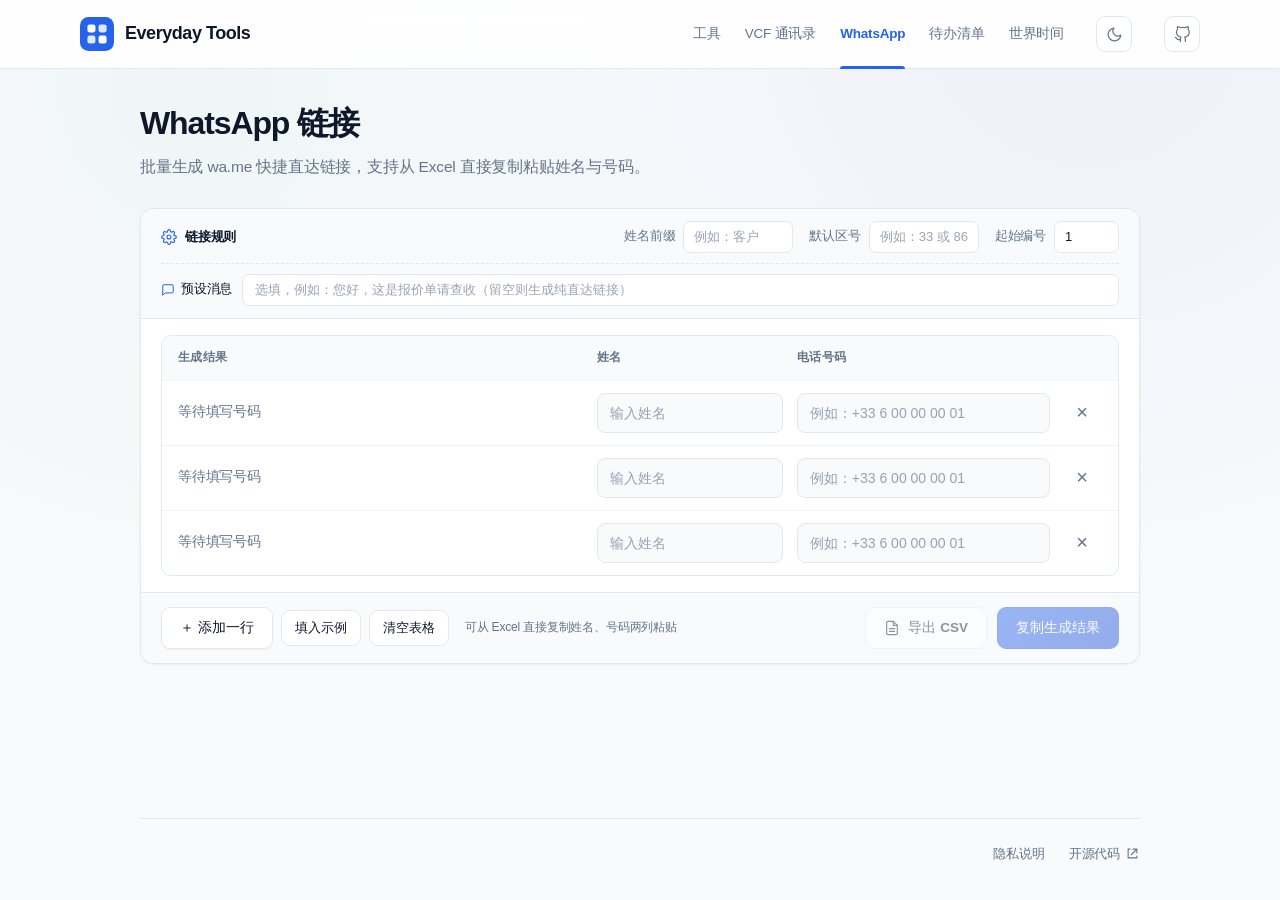
<file: whatsapp.html>
<!doctype html>
<html lang="zh-CN">
<head>
  <meta charset="utf-8">
  <meta name="viewport" content="width=device-width, initial-scale=1">
  <meta http-equiv="Content-Security-Policy" content="default-src 'self' blob:; script-src 'self' 'unsafe-inline'; style-src 'self' 'unsafe-inline'; img-src 'self' data: blob:; connect-src 'self'; object-src 'none'; base-uri 'self'; form-action 'self';">
  <meta name="referrer" content="strict-origin-when-cross-origin">
  <meta http-equiv="X-Content-Type-Options" content="nosniff">
  <meta name="theme-color" content="#ffffff" media="(prefers-color-scheme: light)">
  <meta name="theme-color" content="#0f1117" media="(prefers-color-scheme: dark)">
  <meta name="description" content="批量生成 WhatsApp 直达链接，支持 Excel 表格粘贴、国家区号和自定义编号，全程在浏览器本地处理。">
  <title>Everyday Tools</title>
  <link rel="stylesheet" href="styles.css?v=16">
  <link rel="icon" href="favicon.svg?v=4" type="image/svg+xml">
  <script>
    if (window.self !== window.top) document.documentElement.classList.add('embedded');
    const savedTheme = localStorage.getItem('theme');
    if (savedTheme) document.documentElement.setAttribute('data-theme', savedTheme);
  </script>
</head>
<body class="tool-page">
  <a class="skip-link" href="#main">跳到主要内容</a>
  <div class="layout">
    <header class="site-header">
      <div class="header-inner">
        <a class="brand" href="index.html"><span class="logo"><img src="favicon.svg?v=3" width="34" height="34" alt=""></span>Everyday Tools</a>
        <nav class="site-nav" aria-label="主导航">
          <a class="nav-item" href="index.html">工具</a>
          <a class="nav-item" href="vcf.html">VCF 通讯录</a>
          <a class="nav-item active" href="whatsapp.html" aria-current="page">WhatsApp</a>
          <a class="nav-item" href="todo.html">待办清单</a>
          <a class="nav-item" href="worldtime.html">世界时间</a>
        </nav>
        <button id="theme-toggle" class="theme-toggle" type="button" aria-label="切换浅色/深色模式" title="切换浅色/深色模式">
          <svg class="sun-icon" viewBox="0 0 24 24" aria-hidden="true"><circle cx="12" cy="12" r="5"/><path d="M12 1v2M12 21v2M4.22 4.22l1.42 1.42M18.36 18.36l1.42 1.42M1 12h2M21 12h2M4.22 19.78l1.42-1.42M18.36 5.64l1.42-1.42"/></svg>
          <svg class="moon-icon" viewBox="0 0 24 24" aria-hidden="true"><path d="M21 12.79A9 9 0 1 1 11.21 3 7 7 0 0 0 21 12.79z"/></svg>
        </button>
        <a class="theme-toggle" href="https://github.com/Alex97FR/alex97fr.github.io" target="_blank" rel="noopener noreferrer" aria-label="GitHub 仓库" title="GitHub 仓库" style="text-decoration:none;">
          <svg viewBox="0 0 24 24" aria-hidden="true" fill="none" stroke="currentColor" stroke-width="2" stroke-linecap="round" stroke-linejoin="round"><path d="M9 19c-5 1.5-5-2.5-7-3m14 6v-3.87a3.37 3.37 0 0 0-.94-2.61c3.14-.35 6.44-1.54 6.44-7A5.44 5.44 0 0 0 20 4.77 5.07 5.07 0 0 0 19.91 1S18.73.65 16 2.48a13.38 13.38 0 0 0-7 0C6.27.65 5.09 1 5.09 1A5.07 5.07 0 0 0 5 4.77a5.44 5.44 0 0 0-1.5 3.78c0 5.42 3.3 6.61 6.44 7A3.37 3.37 0 0 0 9 18.13V22"/></svg>
        </a>
      </div>
    </header>
    <main id="main" tabindex="-1">
      <header class="page-header">
        <h1>WhatsApp 链接</h1>
        <p class="intro">批量生成 wa.me 快捷直达链接，支持从 Excel 直接复制粘贴姓名与号码。</p>
      </header>

      <!-- 一体化 Studio 工作台 -->
      <div class="workbench">
        <!-- 顶部功能配置条 -->
        <div class="wb-toolbar wb-toolbar-multiline">
          <div class="wb-toolbar-main">
            <div class="wb-toolbar-title">
              <svg viewBox="0 0 24 24" aria-hidden="true"><circle cx="12" cy="12" r="3"/><path d="M19.4 15a1.65 1.65 0 0 0 .33 1.82l.06.06a2 2 0 0 1 0 2.83 2 2 0 0 1-2.83 0l-.06-.06a1.65 1.65 0 0 0-1.82-.33 1.65 1.65 0 0 0-1 1.51V21a2 2 0 0 1-2 2 2 2 0 0 1-2-2v-.09A1.65 1.65 0 0 0 9 19.4a1.65 1.65 0 0 0-1.82.33l-.06.06a2 2 0 0 1-2.83 0 2 2 0 0 1 0-2.83l.06-.06a1.65 1.65 0 0 0 .33-1.82 1.65 1.65 0 0 0-1.51-1H3a2 2 0 0 1-2-2 2 2 0 0 1 2-2h.09A1.65 1.65 0 0 0 4.6 9a1.65 1.65 0 0 0-.33-1.82l-.06-.06a2 2 0 0 1 0-2.83 2 2 0 0 1 2.83 0l.06.06a1.65 1.65 0 0 0 1.82.33H9a1.65 1.65 0 0 0 1-1.51V3a2 2 0 0 1 2-2 2 2 0 0 1 2 2v.09a1.65 1.65 0 0 0 1 1.51 1.65 1.65 0 0 0 1.82-.33l.06-.06a2 2 0 0 1 2.83 0 2 2 0 0 1 0 2.83l-.06.06a1.65 1.65 0 0 0-.33 1.82V9a1.65 1.65 0 0 0 1.51 1H21a2 2 0 0 1 2 2 2 2 0 0 1-2 2h-.09a1.65 1.65 0 0 0-1.51 1z"/></svg>
              <span>链接规则</span>
            </div>
            <div class="wb-toolbar-fields">
              <label class="wb-field">
                <span>姓名前缀</span>
                <input id="name-prefix" placeholder="例如：客户" autocomplete="off">
              </label>
              <label class="wb-field">
                <span>默认区号</span>
                <input id="phone-prefix" placeholder="例如：33 或 86" inputmode="tel" autocomplete="off">
              </label>
              <label class="wb-field">
                <span>起始编号</span>
                <input id="start-number" type="number" min="1" step="1" value="1" style="width:65px;">
              </label>
            </div>
          </div>
          <div class="wb-toolbar-sub">
            <label class="wb-field-full">
              <span>
                <svg viewBox="0 0 24 24" aria-hidden="true" fill="none" stroke="currentColor" stroke-width="2" style="width:14px;height:14px;color:var(--blue);"><path d="M21 15a2 2 0 0 1-2 2H7l-4 4V5a2 2 0 0 1 2-2h14a2 2 0 0 1 2 2z"/></svg>
                预设消息
              </span>
              <input id="message-template" placeholder="选填，例如：您好，这是报价单请查收（留空则生成纯直达链接）" autocomplete="off">
            </label>
          </div>
        </div>

        <!-- 表格操作区 -->
        <div style="padding: 16px 20px;">
          <div class="table" role="region" aria-label="联系人及 WhatsApp 链接，可横向滚动" tabindex="0" style="margin-top:0;">
            <div class="head"><span>生成结果</span><span>姓名</span><span>电话号码</span><span></span></div>
            <div id="rows"></div>
          </div>
        </div>

        <!-- 状态栏 -->
        <p id="status" class="status wb-status" role="status" aria-live="polite"></p>

        <!-- 底部贯通式底栏 -->
        <div class="wb-footer">
          <div class="wb-footer-left">
            <button id="add" class="button" type="button">＋ 添加一行</button>
            <button id="sample" class="button ghost" type="button">填入示例</button>
            <button id="clear" class="button ghost" type="button">清空表格</button>
            <span class="hint-inline">可从 Excel 直接复制姓名、号码两列粘贴</span>
          </div>
          <div class="wb-footer-right">
            <button id="export-csv" class="button" type="button" disabled title="导出包含姓名、号码与链接的 CSV 表格">
              <svg viewBox="0 0 24 24" aria-hidden="true" fill="none" stroke="currentColor" stroke-width="2"><path d="M14 2H6a2 2 0 0 0-2 2v16a2 2 0 0 0 2 2h12a2 2 0 0 0 2-2V8z"/><polyline points="14 2 14 8 20 8"/><line x1="16" y1="13" x2="8" y2="13"/><line x1="16" y1="17" x2="8" y2="17"/></svg>
              导出 CSV
            </button>
            <button id="copy" class="button primary" type="button" disabled>复制生成结果</button>
          </div>
        </div>
      </div>
    </main>
    <footer class="site-footer">
      <div class="footer-links"><a href="index.html#privacy">隐私说明</a><a href="https://github.com/Alex97FR/alex97fr.github.io" target="_blank" rel="noopener noreferrer">开源代码 <svg viewBox="0 0 24 24" aria-hidden="true"><path d="M8 5H5v14h14v-3M13 5h6v6M19 5l-9 9"/></svg></a></div>
    </footer>
  </div>
  <script>
    const $ = id => document.getElementById(id);
    let rows = [{ name: '', phone: '' }, { name: '', phone: '' }, { name: '', phone: '' }];
    const cleanNumber = value => value.replace(/\D/g, '');
    const setting = id => $(id).value.trim();
    const startNumber = () => {
      const value = Number(setting('start-number'));
      return Number.isSafeInteger(value) && value > 0 ? value : 1;
    };

    function linkFor(value) {
      const raw = value.trim();
      if (!raw || !/^\+?[\d\s().-]+$/.test(raw)) return '';
      const digits = cleanNumber(raw);
      const prefix = cleanNumber(setting('phone-prefix')).replace(/^00/, '');
      // shortcut: 裸号码优先视为已含默认区号；需要区分歧义本地号码时，应增加明确的输入格式选择。
      const phone = raw.startsWith('+') ? digits : raw.startsWith('00') ? digits.slice(2)
        : prefix && !digits.startsWith(prefix) ? prefix + digits : digits;
      if (!/^[1-9]\d{6,14}$/.test(phone)) return '';
      const message = setting('message-template');
      return 'https://wa.me/' + phone + (message ? '?text=' + encodeURIComponent(message) : '');
    }

    function resultFor(contact, index, start) {
      const link = linkFor(contact.phone);
      return link ? (start + index) + '- ' + [setting('name-prefix'), contact.name.trim(), setting('phone-prefix'), link].filter(Boolean).join(' ') : '';
    }

    function splitContact(value) {
      const match = value.match(/(?:^|[\s,;:，；：])(\+?[\d(][\d\s().-]{5,}\d)\s*$/);
      return match ? { name: value.slice(0, match.index).replace(/[,;:，；：\s]+$/, '').trim(), phone: match[1].trim() } : null;
    }

    function pasteIntoRows(text, start, column) {
      const cells = text.replace(/(?:\r\n|\r|\n)+$/, '').split(/\r\n|\r|\n/).map(line => line.split('\t'));
      cells.forEach((cell, offset) => {
        const index = start + offset;
        while (rows.length <= index) rows.push({ name: '', phone: '' });
        if (cell.length > 1 && column === 'name') Object.assign(rows[index], { name: cell[0].trim(), phone: cell[1].trim() });
        else Object.assign(rows[index], (column === 'name' && splitContact(cell[0])) || { [column]: cell[0].trim() });
      });
      return cells.length;
    }

    function updateResults() {
      const start = startNumber();
      let valid = 0;
      document.querySelectorAll('#rows .link').forEach((link, index) => {
        const result = resultFor(rows[index], valid, start);
        if (result) valid++;
        link.textContent = result || (rows[index].phone.trim() ? '请检查号码及国家区号' : '等待填写号码');
        link.classList.toggle('pending', !result);
      });
      $('copy').disabled = valid === 0;
      if ($('export-csv')) $('export-csv').disabled = valid === 0;
    }

    function render() {
      const box = $('rows');
      box.replaceChildren();
      rows.forEach((contact, index) => {
        const row = document.createElement('div');
        row.className = 'row';
        const link = document.createElement('span');
        link.className = 'link';
        const name = document.createElement('input');
        name.placeholder = '输入姓名';
        name.setAttribute('aria-label', '第 ' + (index + 1) + ' 行姓名');
        name.value = contact.name;
        const phone = document.createElement('input');
        phone.placeholder = '例如：+33 6 00 00 00 01';
        phone.type = 'tel';
        phone.setAttribute('aria-label', '第 ' + (index + 1) + ' 行电话号码');
        phone.value = contact.phone;
        const remove = document.createElement('button');
        remove.className = 'delete';
        remove.type = 'button';
        remove.textContent = '×';
        remove.setAttribute('aria-label', '删除第 ' + (index + 1) + ' 行');
        name.addEventListener('input', () => { contact.name = name.value; updateResults(); });
        phone.addEventListener('input', () => { contact.phone = phone.value; updateResults(); });
        [name, phone].forEach((input, columnIndex) => input.addEventListener('paste', event => {
          const text = event.clipboardData?.getData('text') || '';
          const column = columnIndex ? 'phone' : 'name';
          if (!/[\t\r\n]/.test(text) && !(column === 'name' && splitContact(text))) return;
          event.preventDefault();
          const count = pasteIntoRows(text, index, column);
          render();
          $('status').className = 'status';
          $('status').textContent = '已粘贴 ' + count + ' 行。';
          $('rows').children[index]?.querySelector(columnIndex ? 'input[type="tel"]' : 'input').focus();
        }));
        remove.addEventListener('click', () => {
          rows.splice(index, 1);
          if (!rows.length) rows.push({ name: '', phone: '' });
          render();
          $('rows').children[Math.min(index, rows.length - 1)].querySelector('input').focus();
        });
        row.append(link, name, phone, remove);
        box.append(row);
      });
      updateResults();
    }

    $('add').addEventListener('click', () => {
      rows.push({ name: '', phone: '' });
      render();
      $('rows').lastElementChild.querySelector('input').focus();
    });
    $('clear').addEventListener('click', () => {
      rows = [{ name: '', phone: '' }];
      render();
      $('status').className = 'status';
      $('status').textContent = '表格已清空。';
      $('rows').querySelector('input').focus();
    });
    ['name-prefix', 'phone-prefix', 'start-number', 'message-template'].forEach(id => {
      const el = $(id);
      if (el) el.addEventListener('input', updateResults);
    });

    $('export-csv').addEventListener('click', () => {
      const valid = rows.filter(contact => linkFor(contact.phone));
      if (!valid.length) return;
      const escapeCsvCell = val => '"' + (val || '').replace(/"/g, '""') + '"';
      const lines = ['"序号","姓名","电话号码","WhatsApp 直达链接"'];
      const start = startNumber();
      valid.forEach((contact, idx) => {
        const link = linkFor(contact.phone);
        const name = [setting('name-prefix'), contact.name.trim()].filter(Boolean).join(' ');
        lines.push([start + idx, escapeCsvCell(name), escapeCsvCell(contact.phone), escapeCsvCell(link)].join(','));
      });
      const csvContent = '\uFEFF' + lines.join('\r\n');
      const blob = new Blob([csvContent], { type: 'text/csv;charset=utf-8' });
      const url = URL.createObjectURL(blob);
      const a = document.createElement('a');
      a.href = url;
      a.download = `whatsapp-links-${new Date().toISOString().slice(0, 10)}.csv`;
      a.click();
      setTimeout(() => URL.revokeObjectURL(url), 1000);
      showToast(`已成功导出 ${valid.length} 条 CSV 记录`);
    });
    function showToast(message) {
      if (typeof document === 'undefined' || !document.body || typeof document.body.appendChild !== 'function') return;
      let box = document.getElementById('toast-container');
      if (!box) {
        box = document.createElement('div');
        box.id = 'toast-container';
        box.className = 'toast-container';
        box.setAttribute('aria-live', 'polite');
        document.body.appendChild(box);
      }
      const toast = document.createElement('div');
      toast.className = 'toast';
      toast.textContent = message;
      box.appendChild(toast);
      requestAnimationFrame(() => toast.classList.add('show'));
      setTimeout(() => {
        toast.classList.remove('show');
        setTimeout(() => toast.remove && toast.remove(), 250);
      }, 2200);
    }

    $('copy').addEventListener('click', async () => {
      const valid = rows.filter(contact => linkFor(contact.phone));
      if (!valid.length) return;
      const results = valid.map((contact, index) => resultFor(contact, index, startNumber())).join('\n');
      let copied = false;
      try { await navigator.clipboard.writeText(results); copied = true; }
      catch {
        const area = document.createElement('textarea');
        area.value = results;
        area.setAttribute('aria-label', '待复制的链接');
        document.body.append(area);
        area.select();
        try { copied = document.execCommand('copy'); } catch {}
        area.remove();
      }
      const skipped = rows.filter(contact => (contact.name.trim() || contact.phone.trim()) && !linkFor(contact.phone)).length;
      $('status').className = 'status' + (copied ? '' : ' error');
      $('status').textContent = copied
        ? '已复制 ' + valid.length + ' 条结果' + (skipped ? '，跳过 ' + skipped + ' 行无效号码' : '') + '。'
        : '浏览器未允许复制，请手动选中结果复制，或在 HTTPS 网站中重试。';
      if (copied) showToast(`已复制 ${valid.length} 条 WhatsApp 链接`);
    });

    $('sample').addEventListener('click', () => {
      $('name-prefix').value = 'VIP客户';
      $('phone-prefix').value = '33';
      $('start-number').value = '1';
      rows = [
        { name: 'Alexandre', phone: '+33 6 12 34 56 78' },
        { name: '王经理', phone: '+86 138 0000 0000' },
        { name: 'Sophie Martin', phone: '06 98 76 54 32' }
      ];
      render();
      $('status').className = 'status';
      $('status').textContent = '已填入 3 条示例联系人。';
      showToast('已填入示例数据');
    });

    const themeBtn = $('theme-toggle');
    if (themeBtn) {
      themeBtn.addEventListener('click', () => {
        const isDark = document.documentElement.getAttribute('data-theme') === 'dark' ||
          (!document.documentElement.getAttribute('data-theme') && window.matchMedia && window.matchMedia('(prefers-color-scheme: dark)').matches);
        const next = isDark ? 'light' : 'dark';
        document.documentElement.setAttribute('data-theme', next);
        try { localStorage.setItem('theme', next); } catch {}
        showToast(next === 'dark' ? '已切换至深色模式 🌙' : '已切换至浅色模式 ☀️');
      });
    }

    render();
  </script>
</body>
</html>
</file>
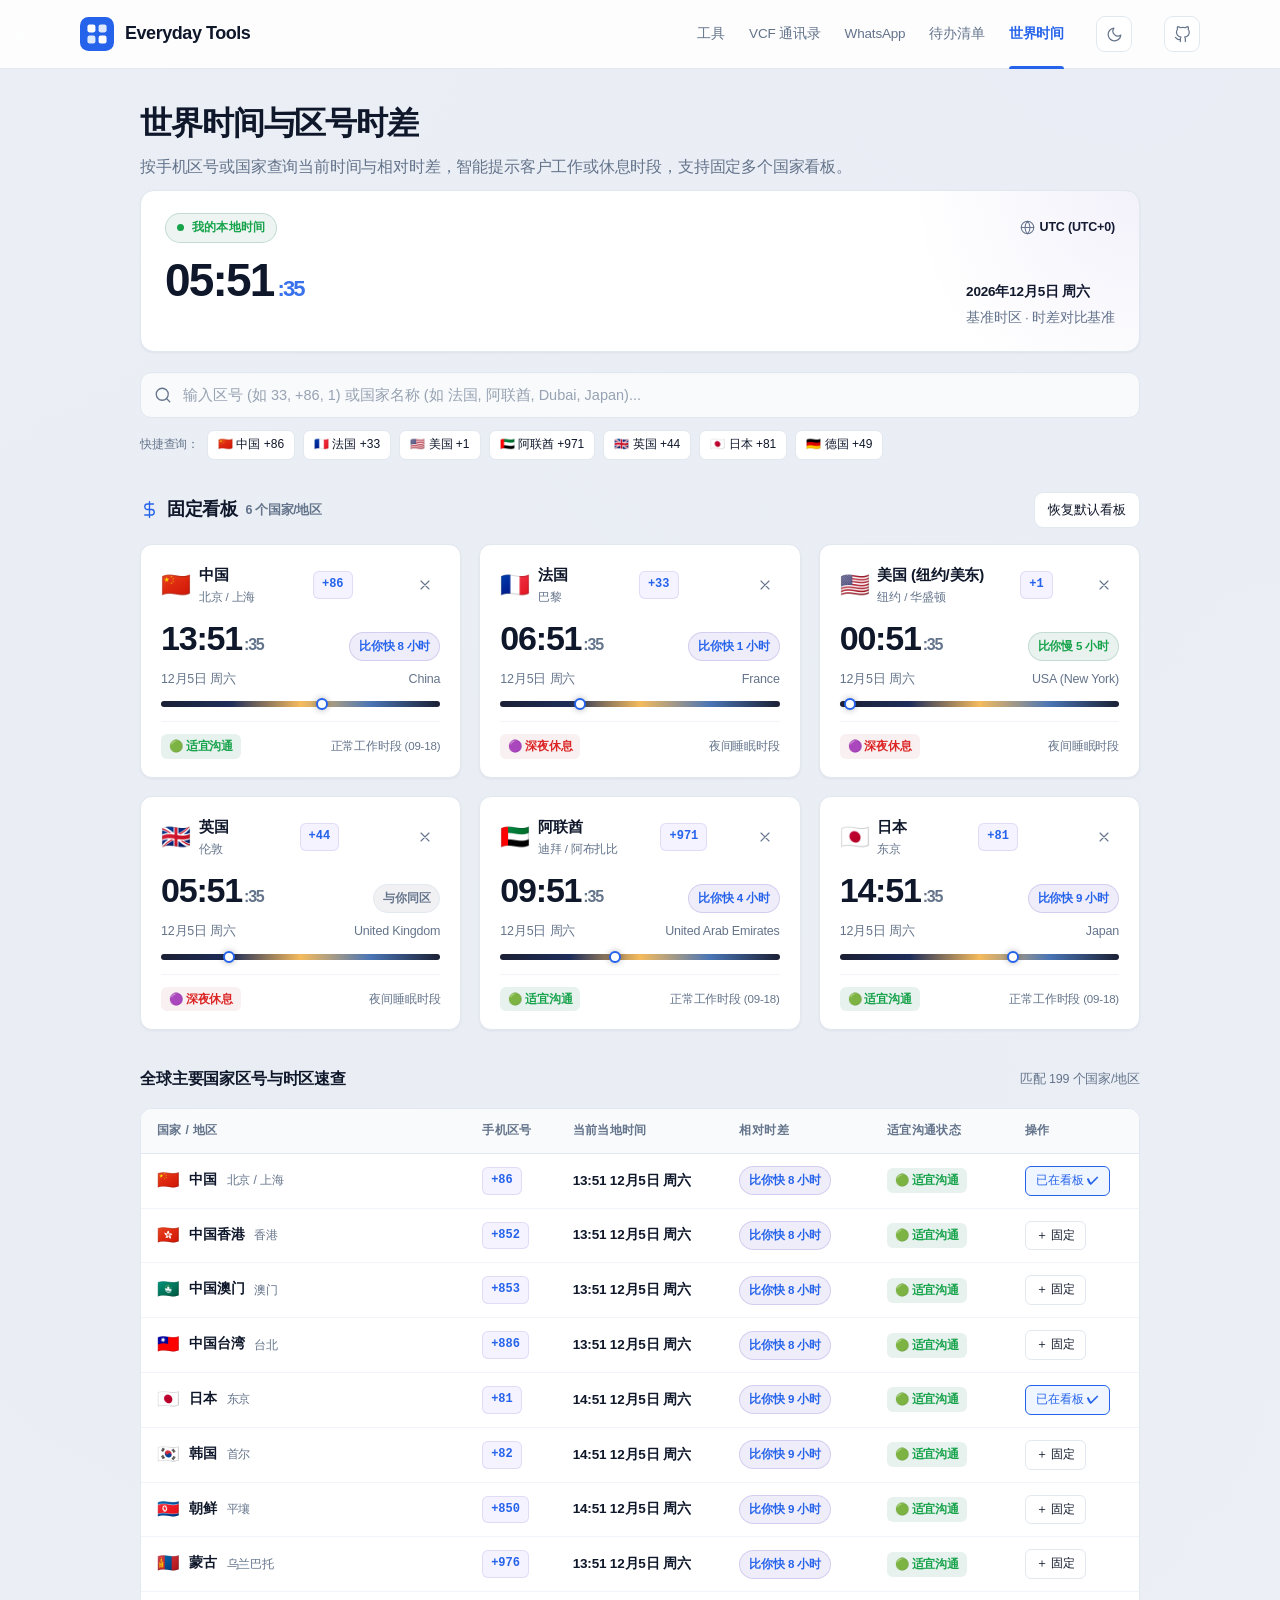
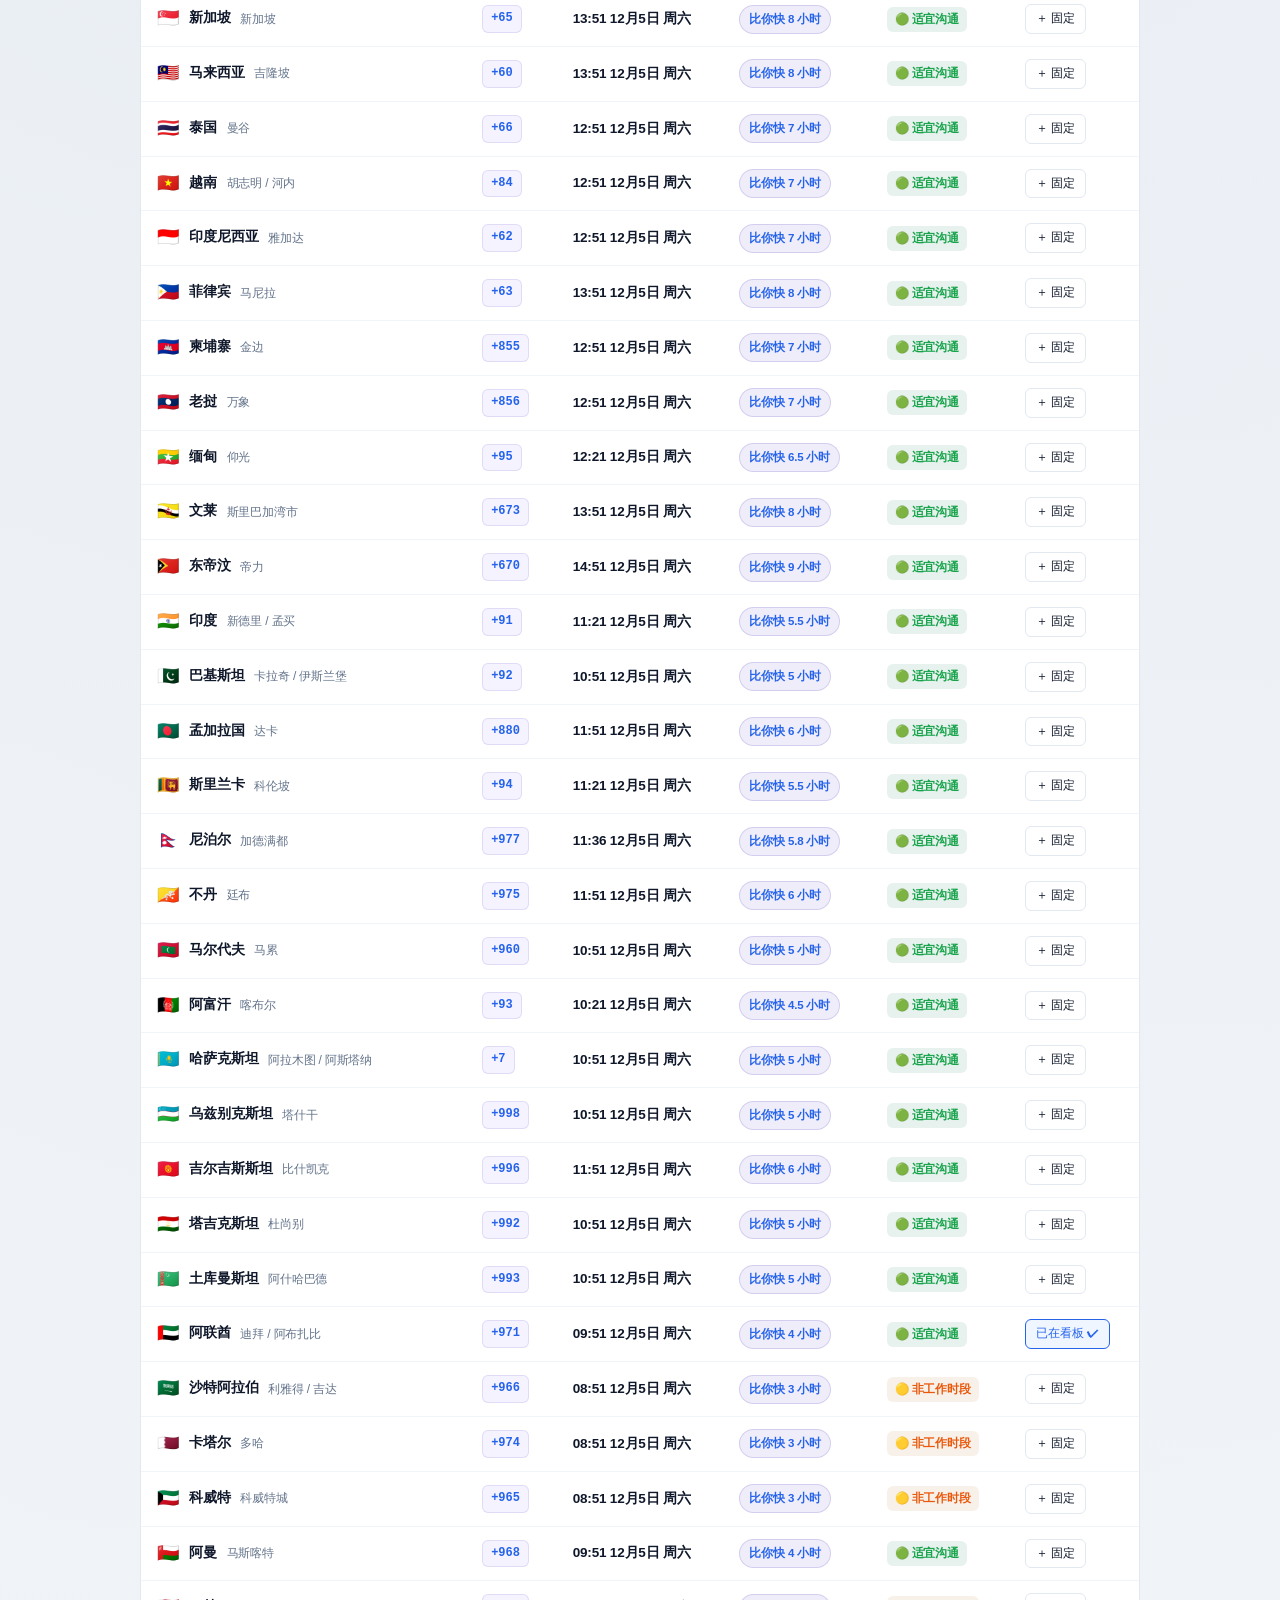
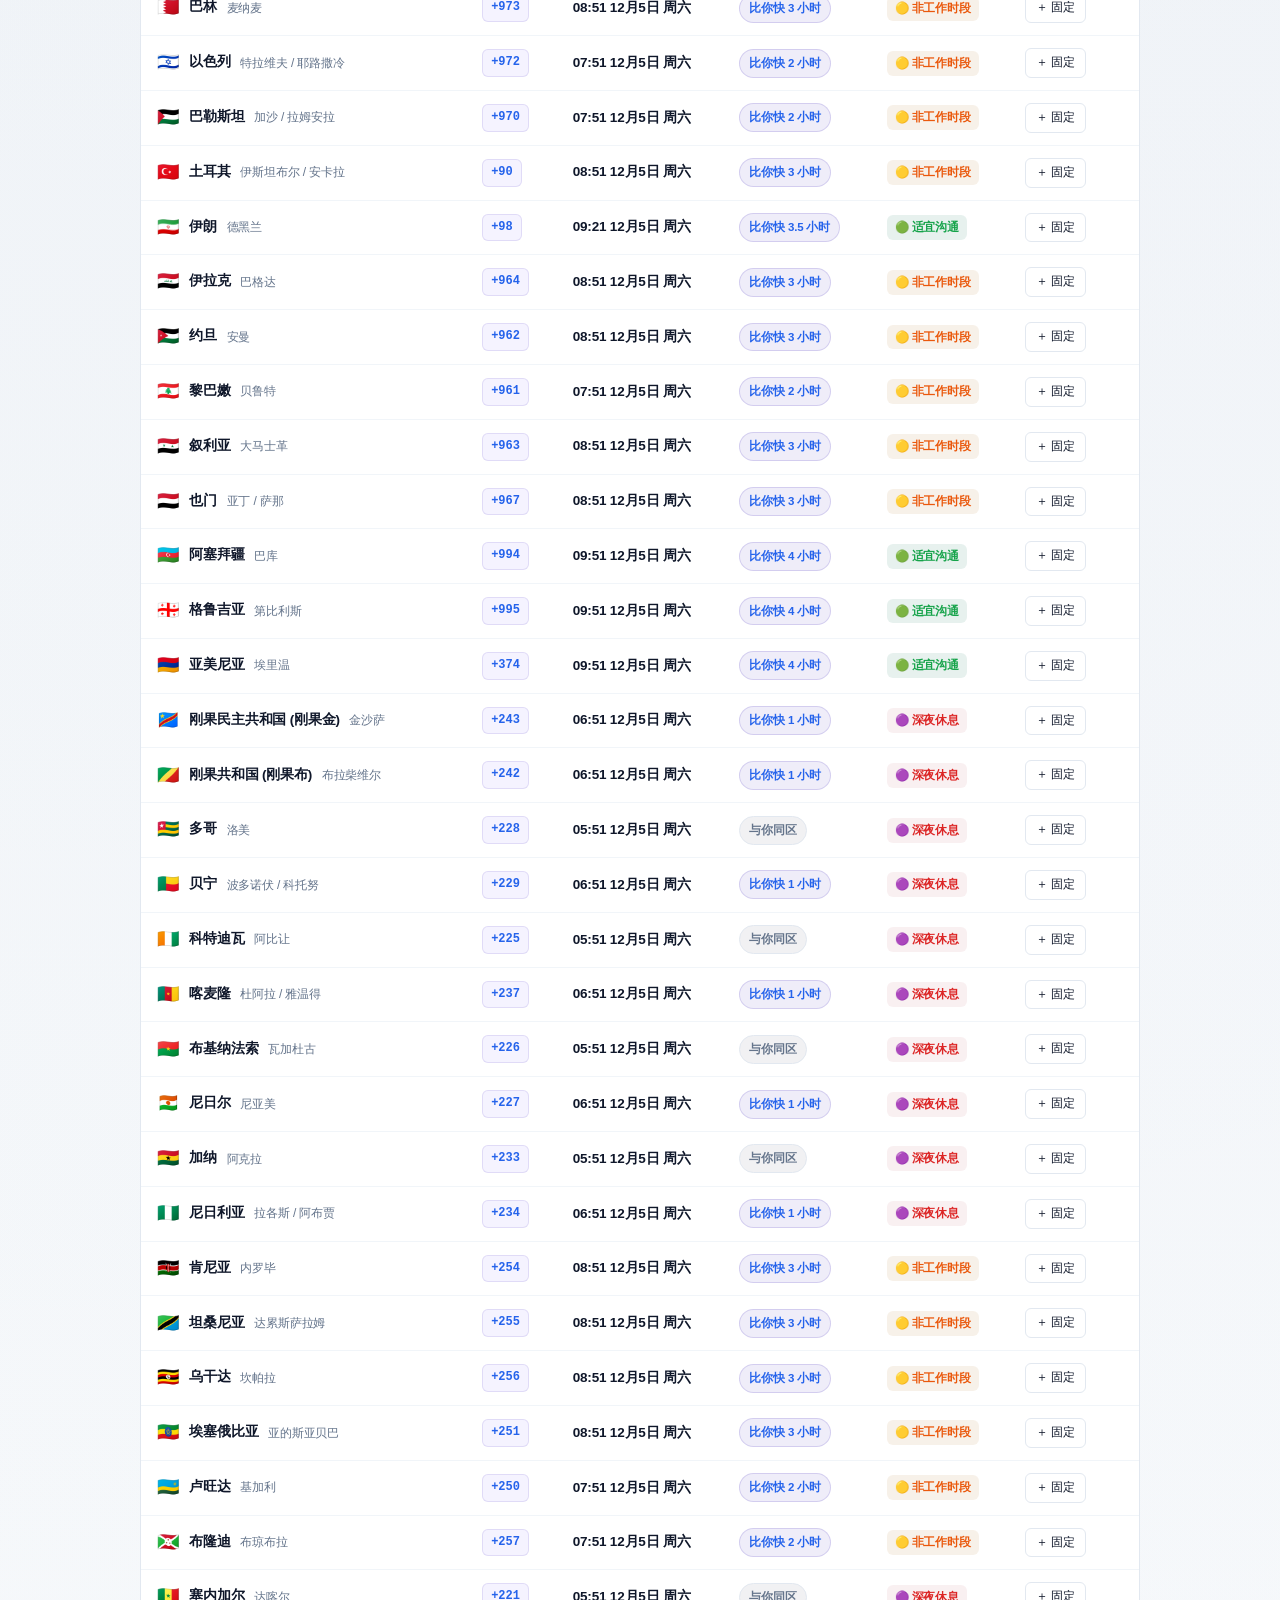
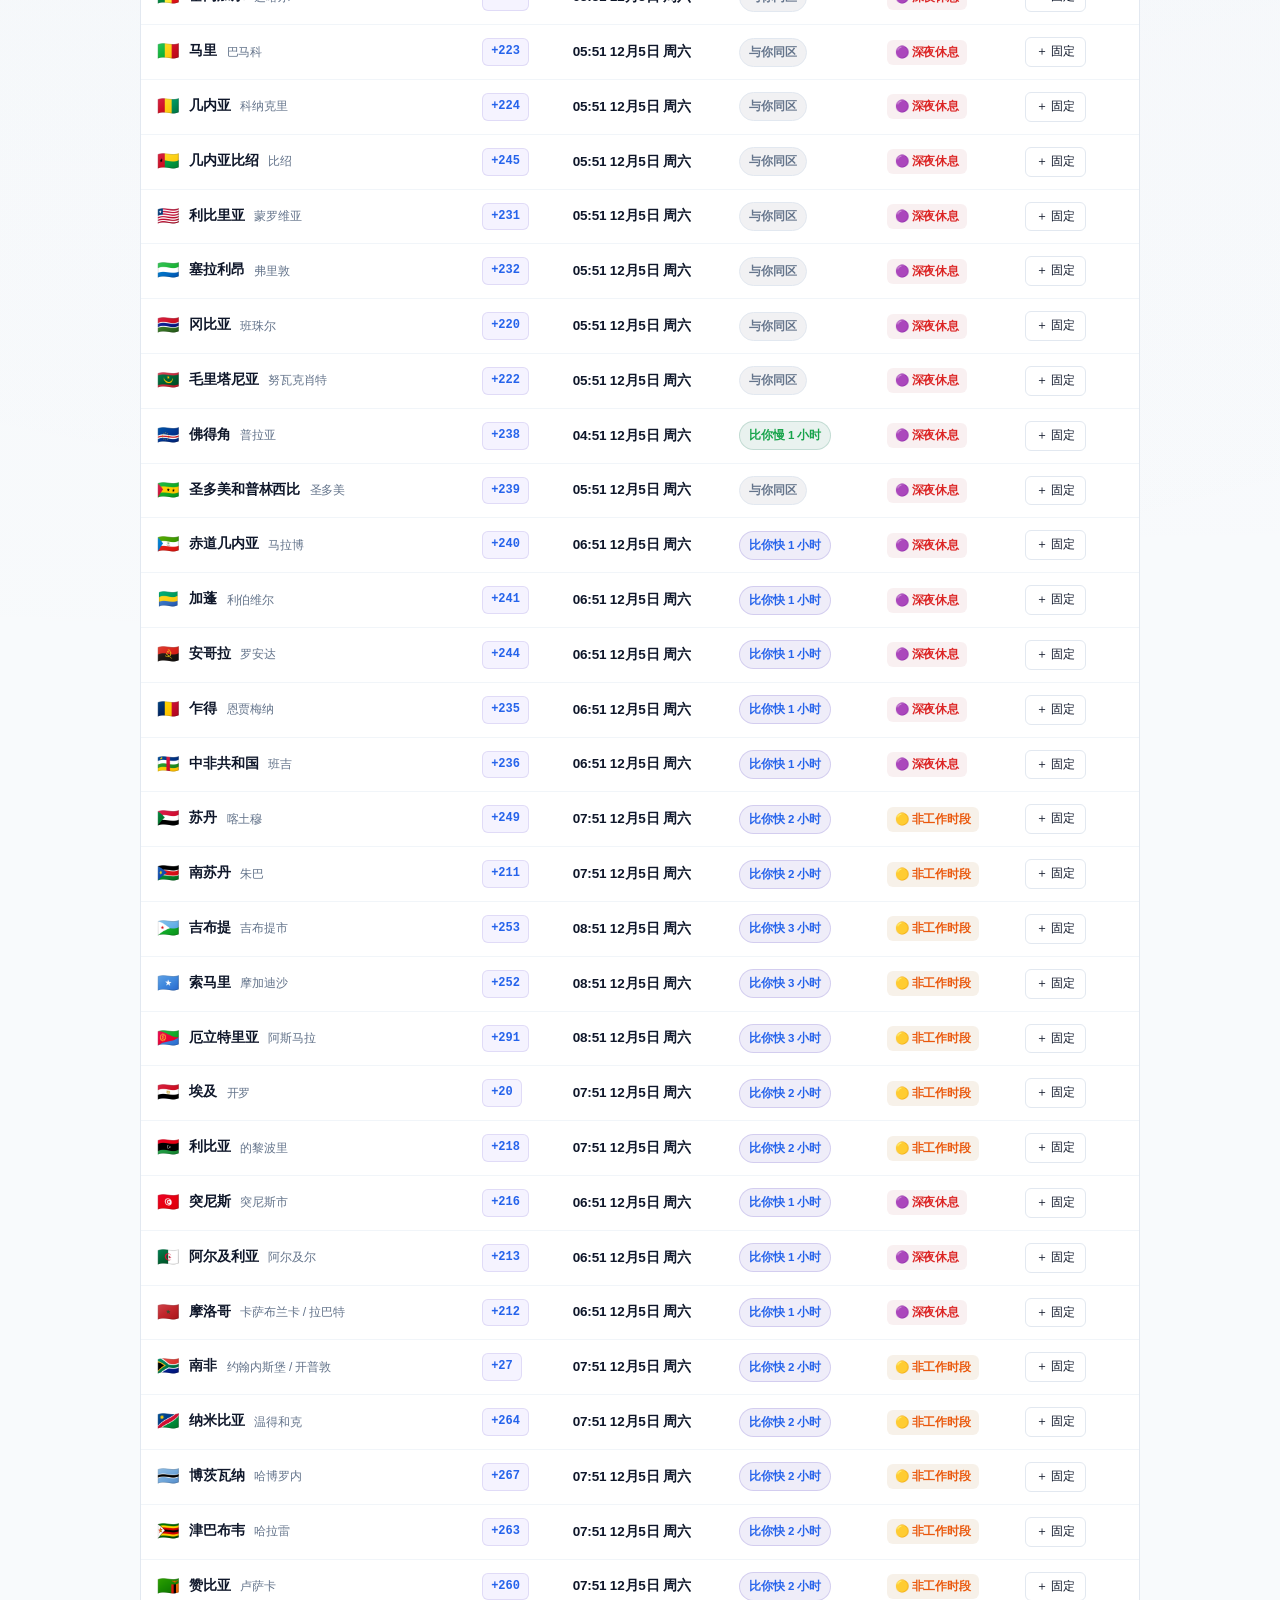
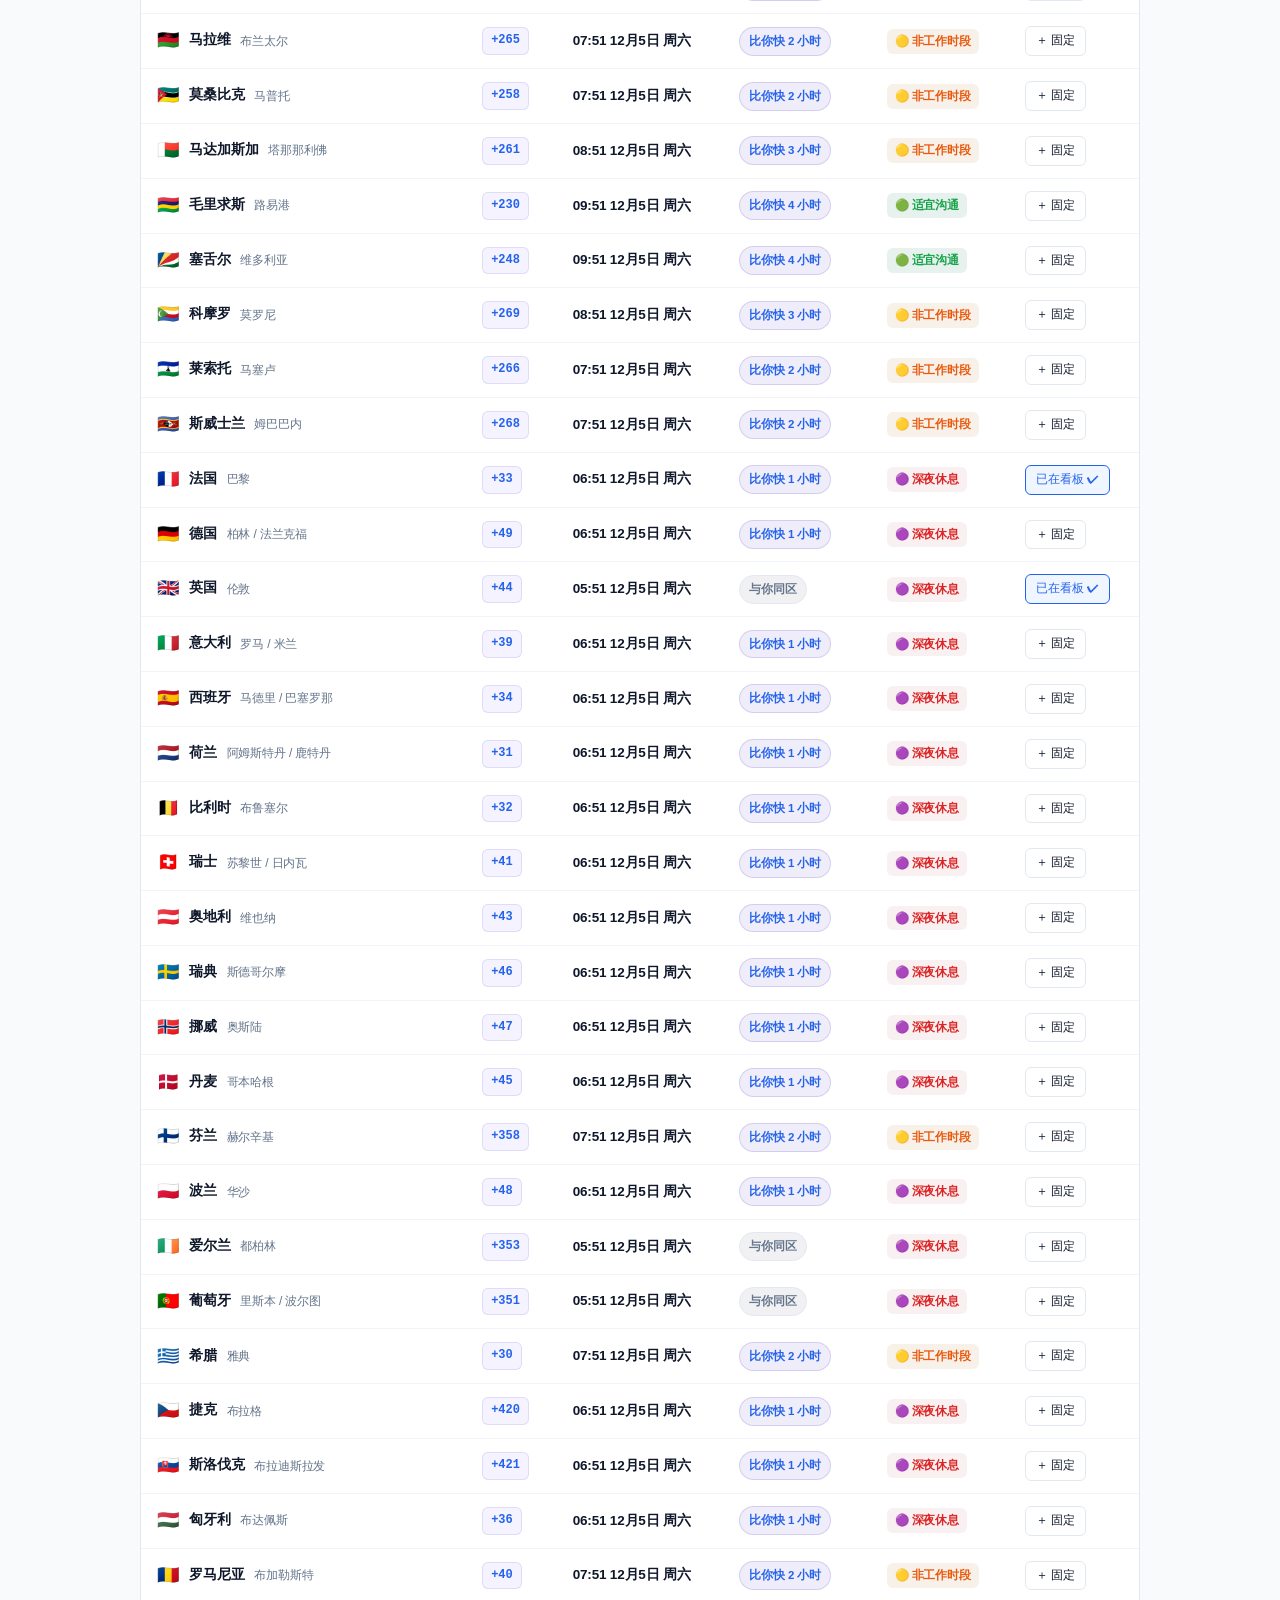
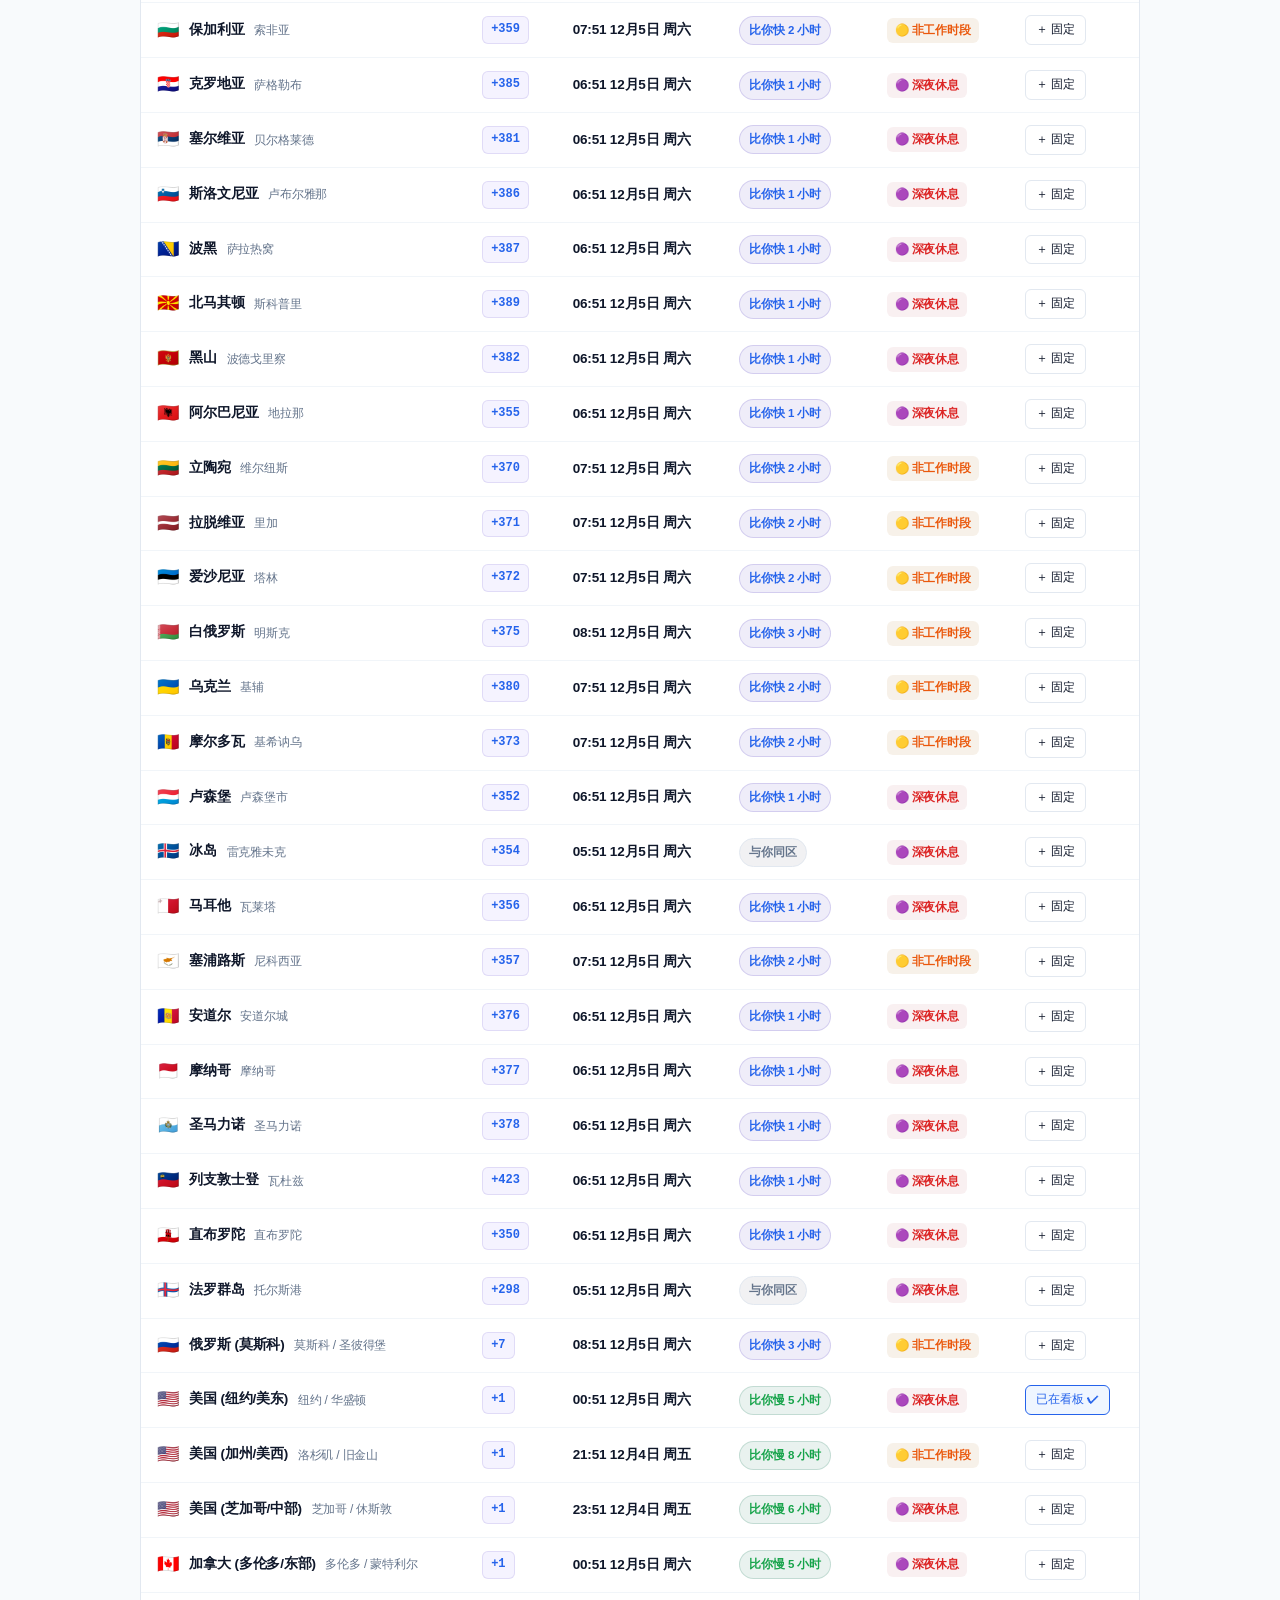
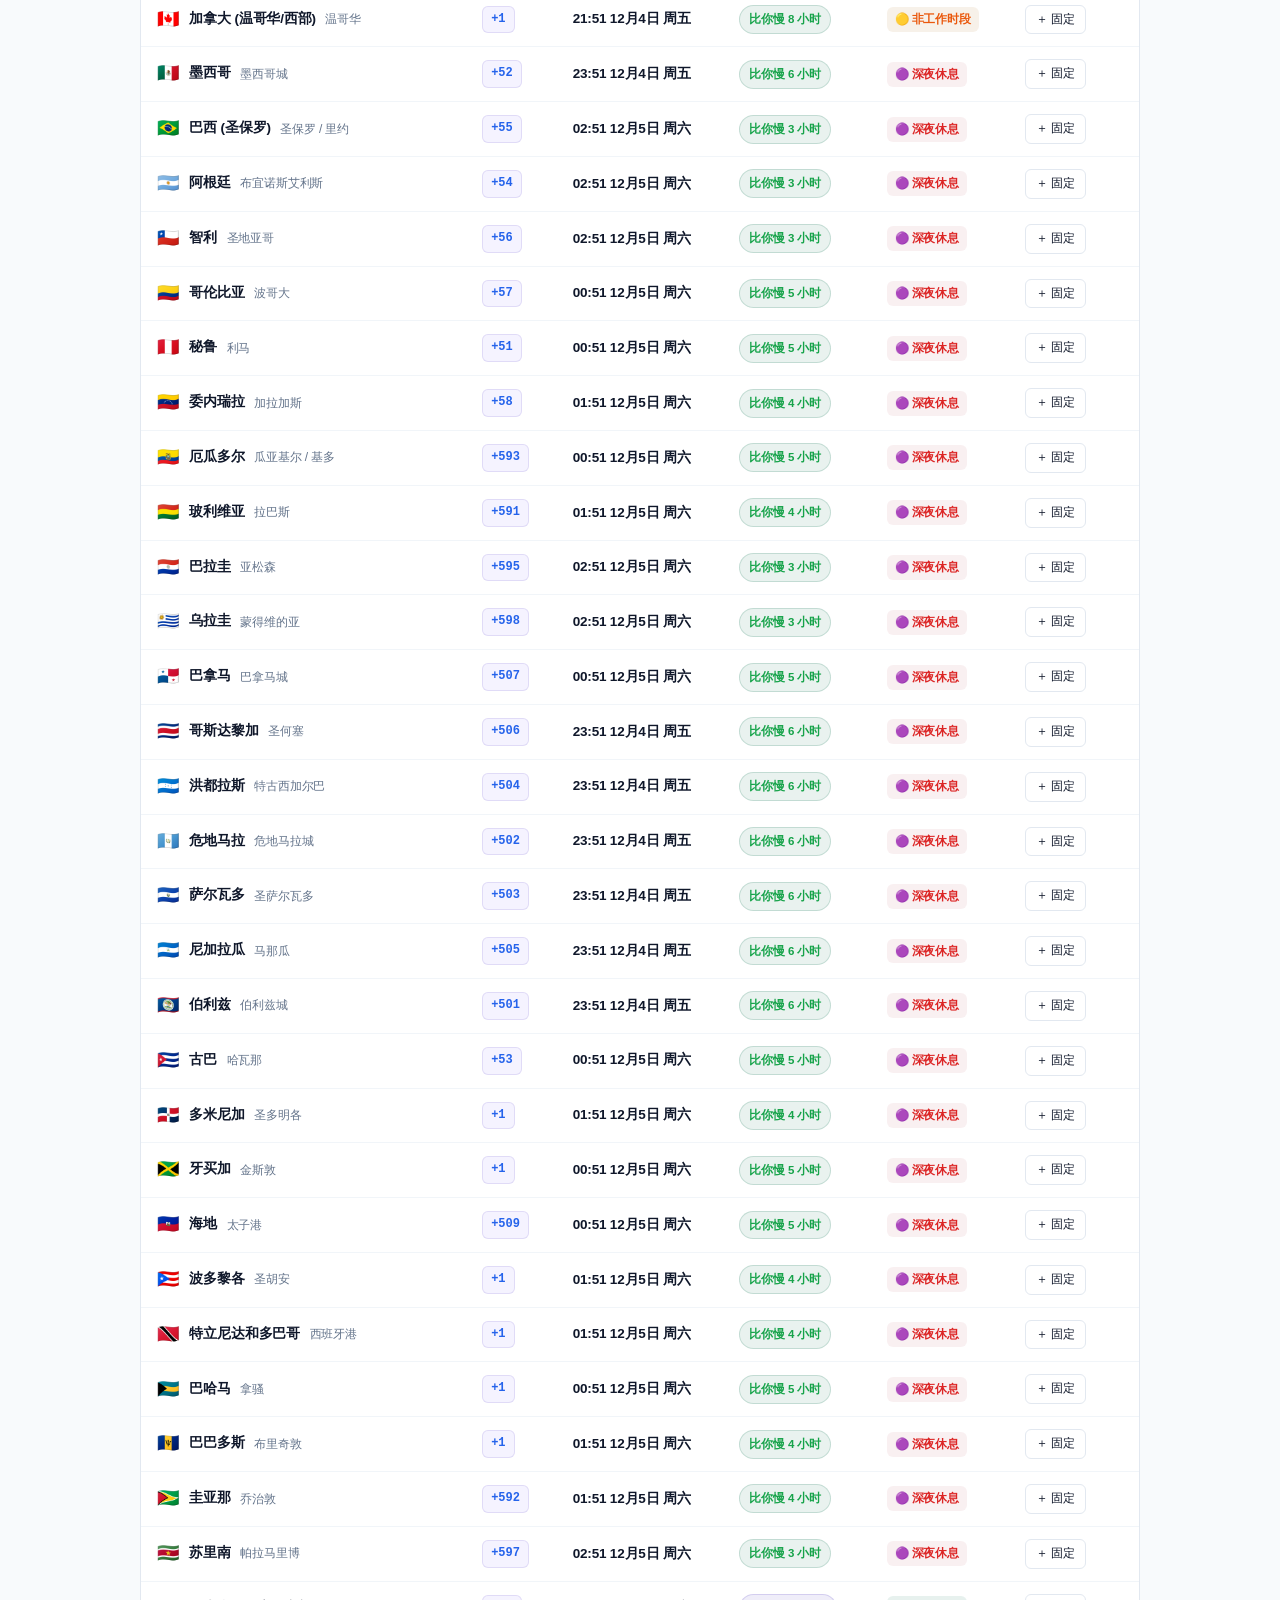
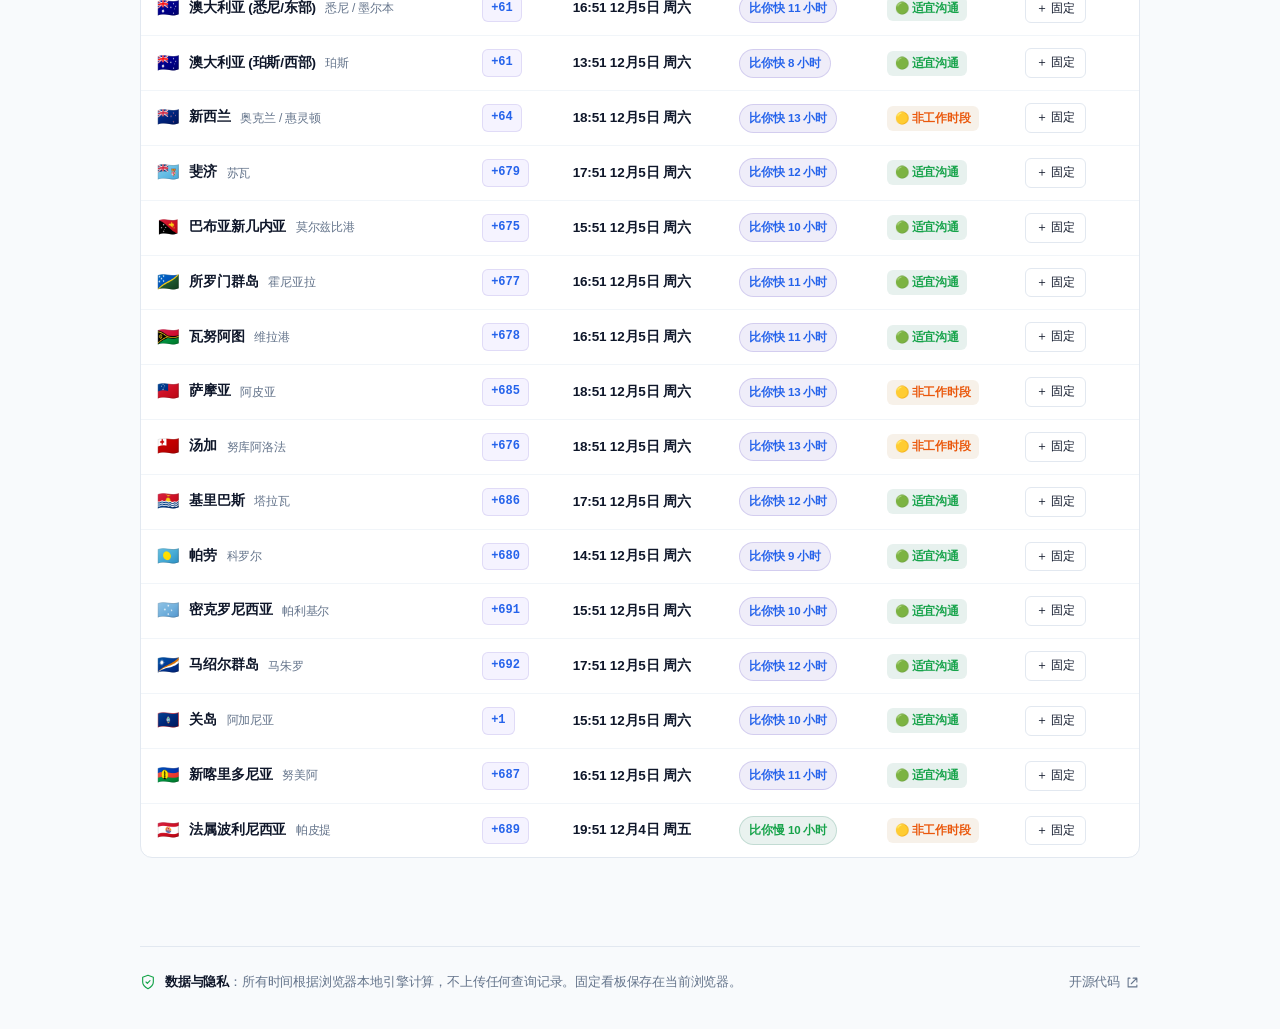
<file: worldtime.html>
<!doctype html>
<html lang="zh-CN">
<head>
  <meta charset="utf-8">
  <meta name="viewport" content="width=device-width, initial-scale=1">
  <meta http-equiv="Content-Security-Policy" content="default-src 'self' blob:; script-src 'self' 'unsafe-inline'; style-src 'self' 'unsafe-inline'; img-src 'self' data: blob:; connect-src 'self'; object-src 'none'; base-uri 'self'; form-action 'self';">
  <meta name="referrer" content="strict-origin-when-cross-origin">
  <meta http-equiv="X-Content-Type-Options" content="nosniff">
  <meta name="theme-color" content="#ffffff" media="(prefers-color-scheme: light)">
  <meta name="theme-color" content="#0b0d13" media="(prefers-color-scheme: dark)">
  <meta name="description" content="全球手机区号与世界时差速查：按电话区号或国家查询当地时间、时差对比、工作与休息时段，支持固定常看国家时钟看板。">
  <title>Everyday Tools</title>
  <link rel="stylesheet" href="styles.css?v=16">
  <link rel="icon" href="favicon.svg?v=4" type="image/svg+xml">
  <script>
    if (window.self !== window.top) document.documentElement.classList.add('embedded');
    const savedTheme = localStorage.getItem('theme');
    if (savedTheme) document.documentElement.setAttribute('data-theme', savedTheme);
  </script>
</head>
<body class="tool-page">
  <a class="skip-link" href="#main">跳到主要内容</a>
  <div class="layout">
    <header class="site-header">
      <div class="header-inner">
        <a class="brand" href="index.html"><span class="logo"><img src="favicon.svg?v=3" width="34" height="34" alt=""></span>Everyday Tools</a>
        <nav class="site-nav" aria-label="主导航">
          <a class="nav-item" href="index.html">工具</a>
          <a class="nav-item" href="vcf.html">VCF 通讯录</a>
          <a class="nav-item" href="whatsapp.html">WhatsApp</a>
          <a class="nav-item" href="todo.html">待办清单</a>
          <a class="nav-item active" href="worldtime.html" aria-current="page">世界时间</a>
        </nav>
        <button id="theme-toggle" class="theme-toggle" type="button" aria-label="切换浅色/深色模式" title="切换浅色/深色模式">
          <svg class="sun-icon" viewBox="0 0 24 24" aria-hidden="true"><circle cx="12" cy="12" r="5"/><path d="M12 1v2M12 21v2M4.22 4.22l1.42 1.42M18.36 18.36l1.42 1.42M1 12h2M21 12h2M4.22 19.78l1.42-1.42M18.36 5.64l1.42-1.42"/></svg>
          <svg class="moon-icon" viewBox="0 0 24 24" aria-hidden="true"><path d="M21 12.79A9 9 0 1 1 11.21 3 7 7 0 0 0 21 12.79z"/></svg>
        </button>
        <a class="theme-toggle" href="https://github.com/Alex97FR/alex97fr.github.io" target="_blank" rel="noopener noreferrer" aria-label="GitHub 仓库" title="GitHub 仓库" style="text-decoration:none;">
          <svg viewBox="0 0 24 24" aria-hidden="true" fill="none" stroke="currentColor" stroke-width="2" stroke-linecap="round" stroke-linejoin="round"><path d="M9 19c-5 1.5-5-2.5-7-3m14 6v-3.87a3.37 3.37 0 0 0-.94-2.61c3.14-.35 6.44-1.54 6.44-7A5.44 5.44 0 0 0 20 4.77 5.07 5.07 0 0 0 19.91 1S18.73.65 16 2.48a13.38 13.38 0 0 0-7 0C6.27.65 5.09 1 5.09 1A5.07 5.07 0 0 0 5 4.77a5.44 5.44 0 0 0-1.5 3.78c0 5.42 3.3 6.61 6.44 7A3.37 3.37 0 0 0 9 18.13V22"/></svg>
        </a>
      </div>
    </header>
    <main id="main" tabindex="-1">
      <header class="page-header">
        <h1>世界时间与区号时差</h1>
        <p class="intro">按手机区号或国家查询当前时间与相对时差，智能提示客户工作或休息时段，支持固定多个国家看板。</p>
      </header>

      <!-- 本地时间看板主卡片 -->
      <section class="local-clock-card" aria-label="我的本地时间">
        <div class="local-clock-head">
          <div class="live-badge"><span class="live-pulse"></span>我的本地时间</div>
          <div class="local-tz-tag"><svg viewBox="0 0 24 24" style="width:15px;height:15px;color:var(--muted);"><circle cx="12" cy="12" r="10"/><path d="M12 2a14.5 14.5 0 0 0 0 20M12 2a14.5 14.5 0 0 1 0 20M2 12h20"/></svg><span id="local-tz-name">本地时区</span></div>
        </div>
        <div class="local-clock-body">
          <div class="big-clock"><span id="local-time">--:--</span><span class="sec" id="local-sec">:--</span></div>
          <div class="local-date-meta">
            <span id="local-date" style="font-weight:600;color:var(--text);">----年--月--日 星期-</span>
            <span id="local-offset">UTC 时差计算中...</span>
          </div>
        </div>
      </section>

      <!-- 搜索栏与快捷推荐 -->
      <section class="clock-search-section" aria-label="搜索区号或国家">
        <div class="search-input-wrap">
          <svg viewBox="0 0 24 24"><circle cx="11" cy="11" r="8"/><path d="m21 21-4.35-4.35"/></svg>
          <input id="search-input" placeholder="输入区号 (如 33, +86, 1) 或国家名称 (如 法国, 阿联酋, Dubai, Japan)..." autocomplete="off" spellcheck="false">
          <button id="search-clear" class="search-clear-btn" type="button" aria-label="清空搜索" hidden>×</button>
        </div>
        <div class="quick-tags">
          <span class="quick-tag-label">快捷查询：</span>
          <button class="quick-tag" type="button" data-q="86">🇨🇳 中国 +86</button>
          <button class="quick-tag" type="button" data-q="33">🇫🇷 法国 +33</button>
          <button class="quick-tag" type="button" data-q="1">🇺🇸 美国 +1</button>
          <button class="quick-tag" type="button" data-q="971">🇦🇪 阿联酋 +971</button>
          <button class="quick-tag" type="button" data-q="44">🇬🇧 英国 +44</button>
          <button class="quick-tag" type="button" data-q="81">🇯🇵 日本 +81</button>
          <button class="quick-tag" type="button" data-q="49">🇩🇪 德国 +49</button>
        </div>
      </section>

      <!-- 实时搜索卡片结果区 (有输入时立即在正下方呈现) -->
      <section id="search-results-section" aria-label="搜索结果" hidden>
        <div class="board-header">
          <h2><svg viewBox="0 0 24 24" style="width:19px;height:19px;color:var(--blue);"><circle cx="11" cy="11" r="8"/><path d="m21 21-4.35-4.35"/></svg><span id="search-results-title">搜索结果</span> <span class="caption" id="search-results-count">匹配 0 个国家</span></h2>
        </div>
        <div class="clock-grid" id="search-results-grid"></div>
      </section>

      <!-- 固定看板网格 -->
      <section id="pinned-section" aria-label="固定时钟看板">
        <div class="board-header">
          <h2><svg viewBox="0 0 24 24" style="width:19px;height:19px;color:var(--blue);"><path d="M12 2v20M17 5H9.5a3.5 3.5 0 0 0 0 7h5a3.5 3.5 0 0 1 0 7H6"/></svg>固定看板 <span class="caption" id="pinned-count">6 个国家</span></h2>
          <button id="reset-pinned" class="button ghost" type="button">恢复默认看板</button>
        </div>
        <div class="clock-grid" id="pinned-grid"></div>
      </section>

      <!-- 全部国家/区号检索表 -->
      <section class="country-list-section" aria-label="国家区号列表">
        <div class="section-head">
          <h2 id="list-title">全球国家区号与时区速查</h2>
          <span class="caption" id="list-count">共 200+ 国家与地区</span>
        </div>
        <table class="country-table" aria-label="全球国家区号与时差列表">
          <thead>
            <tr>
              <th>国家 / 地区</th>
              <th>手机区号</th>
              <th>当前当地时间</th>
              <th>相对时差</th>
              <th>适宜沟通状态</th>
              <th>操作</th>
            </tr>
          </thead>
          <tbody id="country-table-body"></tbody>
        </table>
      </section>
    </main>

    <footer class="site-footer">
      <div id="privacy" class="footer-privacy">
        <svg viewBox="0 0 24 24" aria-hidden="true"><path d="M12 22s8-4 8-10V5l-8-3-8 3v7c0 6 8 10 8 10z"/><path d="m9 12 2 2 4-4"/></svg>
        <span><strong>数据与隐私</strong>：所有时间根据浏览器本地引擎计算，不上传任何查询记录。固定看板保存在当前浏览器。</span>
      </div>
      <div class="footer-links">
        <a href="https://github.com/Alex97FR/alex97fr.github.io" target="_blank" rel="noopener noreferrer">开源代码 <svg viewBox="0 0 24 24" aria-hidden="true"><path d="M8 5H5v14h14v-3M13 5h6v6M19 5l-9 9"/></svg></a>
      </div>
    </footer>
  </div>

  <script>
    const $ = id => document.getElementById(id);
    const STORAGE_KEY = 'everyday.pinned_clocks.v1';

    // 全球主要贸易与联系国家数据集 (覆盖全球 220+ 完整国家与地区)
    const COUNTRIES = [
      // 常用核心与东亚
      { id: 'cn', name: '中国', en: 'China', dial: '86', flag: '🇨🇳', tz: 'Asia/Shanghai', city: '北京 / 上海' },
      { id: 'hk', name: '中国香港', en: 'Hong Kong', dial: '852', flag: '🇭🇰', tz: 'Asia/Hong_Kong', city: '香港' },
      { id: 'mo', name: '中国澳门', en: 'Macau', dial: '853', flag: '🇲🇴', tz: 'Asia/Macau', city: '澳门' },
      { id: 'tw', name: '中国台湾', en: 'Taiwan', dial: '886', flag: '🇹🇼', tz: 'Asia/Taipei', city: '台北' },
      { id: 'jp', name: '日本', en: 'Japan', dial: '81', flag: '🇯🇵', tz: 'Asia/Tokyo', city: '东京' },
      { id: 'kr', name: '韩国', en: 'South Korea', dial: '82', flag: '🇰🇷', tz: 'Asia/Seoul', city: '首尔' },
      { id: 'kp', name: '朝鲜', en: 'North Korea', dial: '850', flag: '🇰🇵', tz: 'Asia/Pyongyang', city: '平壤' },
      { id: 'mn', name: '蒙古', en: 'Mongolia', dial: '976', flag: '🇲🇳', tz: 'Asia/Ulaanbaatar', city: '乌兰巴托' },

      // 东南亚
      { id: 'sg', name: '新加坡', en: 'Singapore', dial: '65', flag: '🇸🇬', tz: 'Asia/Singapore', city: '新加坡' },
      { id: 'my', name: '马来西亚', en: 'Malaysia', dial: '60', flag: '🇲🇾', tz: 'Asia/Kuala_Lumpur', city: '吉隆坡' },
      { id: 'th', name: '泰国', en: 'Thailand', dial: '66', flag: '🇹🇭', tz: 'Asia/Bangkok', city: '曼谷' },
      { id: 'vn', name: '越南', en: 'Vietnam', dial: '84', flag: '🇻🇳', tz: 'Asia/Ho_Chi_Minh', city: '胡志明 / 河内' },
      { id: 'id', name: '印度尼西亚', en: 'Indonesia', dial: '62', flag: '🇮🇩', tz: 'Asia/Jakarta', city: '雅加达' },
      { id: 'ph', name: '菲律宾', en: 'Philippines', dial: '63', flag: '🇵🇭', tz: 'Asia/Manila', city: '马尼拉' },
      { id: 'kh', name: '柬埔寨', en: 'Cambodia', dial: '855', flag: '🇰🇭', tz: 'Asia/Phnom_Penh', city: '金边' },
      { id: 'la', name: '老挝', en: 'Laos', dial: '856', flag: '🇱🇦', tz: 'Asia/Vientiane', city: '万象' },
      { id: 'mm', name: '缅甸', en: 'Myanmar', dial: '95', flag: '🇲🇲', tz: 'Asia/Yangon', city: '仰光' },
      { id: 'bn', name: '文莱', en: 'Brunei', dial: '673', flag: '🇧🇳', tz: 'Asia/Brunei', city: '斯里巴加湾市' },
      { id: 'tl', name: '东帝汶', en: 'Timor-Leste', dial: '670', flag: '🇹🇱', tz: 'Asia/Dili', city: '帝力' },

      // 南亚与中亚
      { id: 'in', name: '印度', en: 'India', dial: '91', flag: '🇮🇳', tz: 'Asia/Kolkata', city: '新德里 / 孟买' },
      { id: 'pk', name: '巴基斯坦', en: 'Pakistan', dial: '92', flag: '🇵🇰', tz: 'Asia/Karachi', city: '卡拉奇 / 伊斯兰堡' },
      { id: 'bd', name: '孟加拉国', en: 'Bangladesh', dial: '880', flag: '🇧🇩', tz: 'Asia/Dhaka', city: '达卡' },
      { id: 'lk', name: '斯里兰卡', en: 'Sri Lanka', dial: '94', flag: '🇱🇰', tz: 'Asia/Colombo', city: '科伦坡' },
      { id: 'np', name: '尼泊尔', en: 'Nepal', dial: '977', flag: '🇳🇵', tz: 'Asia/Kathmandu', city: '加德满都' },
      { id: 'bt', name: '不丹', en: 'Bhutan', dial: '975', flag: '🇧🇹', tz: 'Asia/Thimphu', city: '廷布' },
      { id: 'mv', name: '马尔代夫', en: 'Maldives', dial: '960', flag: '🇲🇻', tz: 'Indian/Maldives', city: '马累' },
      { id: 'af', name: '阿富汗', en: 'Afghanistan', dial: '93', flag: '🇦🇫', tz: 'Asia/Kabul', city: '喀布尔' },
      { id: 'kz', name: '哈萨克斯坦', en: 'Kazakhstan', dial: '7', flag: '🇰🇿', tz: 'Asia/Almaty', city: '阿拉木图 / 阿斯塔纳' },
      { id: 'uz', name: '乌兹别克斯坦', en: 'Uzbekistan', dial: '998', flag: '🇺🇿', tz: 'Asia/Tashkent', city: '塔什干' },
      { id: 'kg', name: '吉尔吉斯斯坦', en: 'Kyrgyzstan', dial: '996', flag: '🇰🇬', tz: 'Asia/Bishkek', city: '比什凯克' },
      { id: 'tj', name: '塔吉克斯坦', en: 'Tajikistan', dial: '992', flag: '🇹🇯', tz: 'Asia/Dushanbe', city: '杜尚别' },
      { id: 'tm', name: '土库曼斯坦', en: 'Turkmenistan', dial: '993', flag: '🇹🇲', tz: 'Asia/Ashgabat', city: '阿什哈巴德' },

      // 中东
      { id: 'ae', name: '阿联酋', en: 'United Arab Emirates', dial: '971', flag: '🇦🇪', tz: 'Asia/Dubai', city: '迪拜 / 阿布扎比' },
      { id: 'sa', name: '沙特阿拉伯', en: 'Saudi Arabia', dial: '966', flag: '🇸🇦', tz: 'Asia/Riyadh', city: '利雅得 / 吉达' },
      { id: 'qa', name: '卡塔尔', en: 'Qatar', dial: '974', flag: '🇶🇦', tz: 'Asia/Qatar', city: '多哈' },
      { id: 'kw', name: '科威特', en: 'Kuwait', dial: '965', flag: '🇰🇼', tz: 'Asia/Kuwait', city: '科威特城' },
      { id: 'om', name: '阿曼', en: 'Oman', dial: '968', flag: '🇴🇲', tz: 'Asia/Muscat', city: '马斯喀特' },
      { id: 'bh', name: '巴林', en: 'Bahrain', dial: '973', flag: '🇧🇭', tz: 'Asia/Bahrain', city: '麦纳麦' },
      { id: 'il', name: '以色列', en: 'Israel', dial: '972', flag: '🇮🇱', tz: 'Asia/Jerusalem', city: '特拉维夫 / 耶路撒冷' },
      { id: 'ps', name: '巴勒斯坦', en: 'Palestine', dial: '970', flag: '🇵🇸', tz: 'Asia/Gaza', city: '加沙 / 拉姆安拉' },
      { id: 'tr', name: '土耳其', en: 'Turkey', dial: '90', flag: '🇹🇷', tz: 'Europe/Istanbul', city: '伊斯坦布尔 / 安卡拉' },
      { id: 'ir', name: '伊朗', en: 'Iran', dial: '98', flag: '🇮🇷', tz: 'Asia/Tehran', city: '德黑兰' },
      { id: 'iq', name: '伊拉克', en: 'Iraq', dial: '964', flag: '🇮🇶', tz: 'Asia/Baghdad', city: '巴格达' },
      { id: 'jo', name: '约旦', en: 'Jordan', dial: '962', flag: '🇯🇴', tz: 'Asia/Amman', city: '安曼' },
      { id: 'lb', name: '黎巴嫩', en: 'Lebanon', dial: '961', flag: '🇱🇧', tz: 'Asia/Beirut', city: '贝鲁特' },
      { id: 'sy', name: '叙利亚', en: 'Syria', dial: '963', flag: '🇸🇾', tz: 'Asia/Damascus', city: '大马士革' },
      { id: 'ye', name: '也门', en: 'Yemen', dial: '967', flag: '🇾🇪', tz: 'Asia/Aden', city: '亚丁 / 萨那' },
      { id: 'az', name: '阿塞拜疆', en: 'Azerbaijan', dial: '994', flag: '🇦🇿', tz: 'Asia/Baku', city: '巴库' },
      { id: 'ge', name: '格鲁吉亚', en: 'Georgia', dial: '995', flag: '🇬🇪', tz: 'Asia/Tbilisi', city: '第比利斯' },
      { id: 'am', name: '亚美尼亚', en: 'Armenia', dial: '374', flag: '🇦🇲', tz: 'Asia/Yerevan', city: '埃里温' },

      // 非洲 (完整收录)
      { id: 'cd', name: '刚果民主共和国 (刚果金)', en: 'DR Congo', dial: '243', flag: '🇨🇩', tz: 'Africa/Kinshasa', city: '金沙萨' },
      { id: 'cg', name: '刚果共和国 (刚果布)', en: 'Republic of the Congo', dial: '242', flag: '🇨🇬', tz: 'Africa/Brazzaville', city: '布拉柴维尔' },
      { id: 'tg', name: '多哥', en: 'Togo', dial: '228', flag: '🇹🇬', tz: 'Africa/Lome', city: '洛美' },
      { id: 'bj', name: '贝宁', en: 'Benin', dial: '229', flag: '🇧🇯', tz: 'Africa/Porto-Novo', city: '波多诺伏 / 科托努' },
      { id: 'ci', name: '科特迪瓦', en: "Côte d'Ivoire", dial: '225', flag: '🇨🇮', tz: 'Africa/Abidjan', city: '阿比让' },
      { id: 'cm', name: '喀麦隆', en: 'Cameroon', dial: '237', flag: '🇨🇲', tz: 'Africa/Douala', city: '杜阿拉 / 雅温得' },
      { id: 'bf', name: '布基纳法索', en: 'Burkina Faso', dial: '226', flag: '🇧🇫', tz: 'Africa/Ouagadougou', city: '瓦加杜古' },
      { id: 'ne', name: '尼日尔', en: 'Niger', dial: '227', flag: '🇳🇪', tz: 'Africa/Niamey', city: '尼亚美' },
      { id: 'gh', name: '加纳', en: 'Ghana', dial: '233', flag: '🇬🇭', tz: 'Africa/Accra', city: '阿克拉' },
      { id: 'ng', name: '尼日利亚', en: 'Nigeria', dial: '234', flag: '🇳🇬', tz: 'Africa/Lagos', city: '拉各斯 / 阿布贾' },
      { id: 'ke', name: '肯尼亚', en: 'Kenya', dial: '254', flag: '🇰🇪', tz: 'Africa/Nairobi', city: '内罗毕' },
      { id: 'tz', name: '坦桑尼亚', en: 'Tanzania', dial: '255', flag: '🇹🇿', tz: 'Africa/Dar_es_Salaam', city: '达累斯萨拉姆' },
      { id: 'ug', name: '乌干达', en: 'Uganda', dial: '256', flag: '🇺🇬', tz: 'Africa/Kampala', city: '坎帕拉' },
      { id: 'et', name: '埃塞俄比亚', en: 'Ethiopia', dial: '251', flag: '🇪🇹', tz: 'Africa/Addis_Ababa', city: '亚的斯亚贝巴' },
      { id: 'rw', name: '卢旺达', en: 'Rwanda', dial: '250', flag: '🇷🇼', tz: 'Africa/Kigali', city: '基加利' },
      { id: 'bi', name: '布隆迪', en: 'Burundi', dial: '257', flag: '🇧🇮', tz: 'Africa/Bujumbura', city: '布琼布拉' },
      { id: 'sn', name: '塞内加尔', en: 'Senegal', dial: '221', flag: '🇸🇳', tz: 'Africa/Dakar', city: '达喀尔' },
      { id: 'ml', name: '马里', en: 'Mali', dial: '223', flag: '🇲🇱', tz: 'Africa/Bamako', city: '巴马科' },
      { id: 'gn', name: '几内亚', en: 'Guinea', dial: '224', flag: '🇬🇳', tz: 'Africa/Conakry', city: '科纳克里' },
      { id: 'gw', name: '几内亚比绍', en: 'Guinea-Bissau', dial: '245', flag: '🇬🇼', tz: 'Africa/Bissau', city: '比绍' },
      { id: 'lr', name: '利比里亚', en: 'Liberia', dial: '231', flag: '🇱🇷', tz: 'Africa/Monrovia', city: '蒙罗维亚' },
      { id: 'sl', name: '塞拉利昂', en: 'Sierra Leone', dial: '232', flag: '🇸🇱', tz: 'Africa/Freetown', city: '弗里敦' },
      { id: 'gm', name: '冈比亚', en: 'Gambia', dial: '220', flag: '🇬🇲', tz: 'Africa/Banjul', city: '班珠尔' },
      { id: 'mr', name: '毛里塔尼亚', en: 'Mauritania', dial: '222', flag: '🇲🇷', tz: 'Africa/Nouakchott', city: '努瓦克肖特' },
      { id: 'cv', name: '佛得角', en: 'Cape Verde', dial: '238', flag: '🇨🇻', tz: 'Atlantic/Cape_Verde', city: '普拉亚' },
      { id: 'st', name: '圣多美和普林西比', en: 'Sao Tome & Principe', dial: '239', flag: '🇸🇹', tz: 'Africa/Sao_Tome', city: '圣多美' },
      { id: 'gq', name: '赤道几内亚', en: 'Equatorial Guinea', dial: '240', flag: '🇬🇶', tz: 'Africa/Malabo', city: '马拉博' },
      { id: 'ga', name: '加蓬', en: 'Gabon', dial: '241', flag: '🇬🇦', tz: 'Africa/Libreville', city: '利伯维尔' },
      { id: 'ao', name: '安哥拉', en: 'Angola', dial: '244', flag: '🇦🇴', tz: 'Africa/Luanda', city: '罗安达' },
      { id: 'td', name: '乍得', en: 'Chad', dial: '235', flag: '🇹🇩', tz: 'Africa/Ndjamena', city: '恩贾梅纳' },
      { id: 'cf', name: '中非共和国', en: 'Central African Republic', dial: '236', flag: '🇨🇫', tz: 'Africa/Bangui', city: '班吉' },
      { id: 'sd', name: '苏丹', en: 'Sudan', dial: '249', flag: '🇸🇩', tz: 'Africa/Khartoum', city: '喀土穆' },
      { id: 'ss', name: '南苏丹', en: 'South Sudan', dial: '211', flag: '🇸🇸', tz: 'Africa/Juba', city: '朱巴' },
      { id: 'dj', name: '吉布提', en: 'Djibouti', dial: '253', flag: '🇩🇯', tz: 'Africa/Djibouti', city: '吉布提市' },
      { id: 'so', name: '索马里', en: 'Somalia', dial: '252', flag: '🇸🇴', tz: 'Africa/Mogadishu', city: '摩加迪沙' },
      { id: 'er', name: '厄立特里亚', en: 'Eritrea', dial: '291', flag: '🇪🇷', tz: 'Africa/Asmara', city: '阿斯马拉' },
      { id: 'eg', name: '埃及', en: 'Egypt', dial: '20', flag: '🇪🇬', tz: 'Africa/Cairo', city: '开罗' },
      { id: 'ly', name: '利比亚', en: 'Libya', dial: '218', flag: '🇱🇾', tz: 'Africa/Tripoli', city: '的黎波里' },
      { id: 'tn', name: '突尼斯', en: 'Tunisia', dial: '216', flag: '🇹🇳', tz: 'Africa/Tunis', city: '突尼斯市' },
      { id: 'dz', name: '阿尔及利亚', en: 'Algeria', dial: '213', flag: '🇩🇿', tz: 'Africa/Algiers', city: '阿尔及尔' },
      { id: 'ma', name: '摩洛哥', en: 'Morocco', dial: '212', flag: '🇲🇦', tz: 'Africa/Casablanca', city: '卡萨布兰卡 / 拉巴特' },
      { id: 'za', name: '南非', en: 'South Africa', dial: '27', flag: '🇿🇦', tz: 'Africa/Johannesburg', city: '约翰内斯堡 / 开普敦' },
      { id: 'na', name: '纳米比亚', en: 'Namibia', dial: '264', flag: '🇳🇦', tz: 'Africa/Windhoek', city: '温得和克' },
      { id: 'bw', name: '博茨瓦纳', en: 'Botswana', dial: '267', flag: '🇧🇼', tz: 'Africa/Gaborone', city: '哈博罗内' },
      { id: 'zw', name: '津巴布韦', en: 'Zimbabwe', dial: '263', flag: '🇿🇼', tz: 'Africa/Harare', city: '哈拉雷' },
      { id: 'zm', name: '赞比亚', en: 'Zambia', dial: '260', flag: '🇿🇲', tz: 'Africa/Lusaka', city: '卢萨卡' },
      { id: 'mw', name: '马拉维', en: 'Malawi', dial: '265', flag: '🇲🇼', tz: 'Africa/Blantyre', city: '布兰太尔' },
      { id: 'mz', name: '莫桑比克', en: 'Mozambique', dial: '258', flag: '🇲🇿', tz: 'Africa/Maputo', city: '马普托' },
      { id: 'mg', name: '马达加斯加', en: 'Madagascar', dial: '261', flag: '🇲🇬', tz: 'Indian/Antananarivo', city: '塔那那利佛' },
      { id: 'mu', name: '毛里求斯', en: 'Mauritius', dial: '230', flag: '🇲🇺', tz: 'Indian/Mauritius', city: '路易港' },
      { id: 'sc', name: '塞舌尔', en: 'Seychelles', dial: '248', flag: '🇸🇨', tz: 'Indian/Mahe', city: '维多利亚' },
      { id: 'km', name: '科摩罗', en: 'Comoros', dial: '269', flag: '🇰🇲', tz: 'Indian/Comoro', city: '莫罗尼' },
      { id: 'ls', name: '莱索托', en: 'Lesotho', dial: '266', flag: '🇱🇸', tz: 'Africa/Maseru', city: '马塞卢' },
      { id: 'sz', name: '斯威士兰', en: 'Eswatini', dial: '268', flag: '🇸🇿', tz: 'Africa/Mbabane', city: '姆巴巴内' },

      // 欧洲
      { id: 'fr', name: '法国', en: 'France', dial: '33', flag: '🇫🇷', tz: 'Europe/Paris', city: '巴黎' },
      { id: 'de', name: '德国', en: 'Germany', dial: '49', flag: '🇩🇪', tz: 'Europe/Berlin', city: '柏林 / 法兰克福' },
      { id: 'gb', name: '英国', en: 'United Kingdom', dial: '44', flag: '🇬🇧', tz: 'Europe/London', city: '伦敦' },
      { id: 'it', name: '意大利', en: 'Italy', dial: '39', flag: '🇮🇹', tz: 'Europe/Rome', city: '罗马 / 米兰' },
      { id: 'es', name: '西班牙', en: 'Spain', dial: '34', flag: '🇪🇸', tz: 'Europe/Madrid', city: '马德里 / 巴塞罗那' },
      { id: 'nl', name: '荷兰', en: 'Netherlands', dial: '31', flag: '🇳🇱', tz: 'Europe/Amsterdam', city: '阿姆斯特丹 / 鹿特丹' },
      { id: 'be', name: '比利时', en: 'Belgium', dial: '32', flag: '🇧🇪', tz: 'Europe/Brussels', city: '布鲁塞尔' },
      { id: 'ch', name: '瑞士', en: 'Switzerland', dial: '41', flag: '🇨🇭', tz: 'Europe/Zurich', city: '苏黎世 / 日内瓦' },
      { id: 'at', name: '奥地利', en: 'Austria', dial: '43', flag: '🇦🇹', tz: 'Europe/Vienna', city: '维也纳' },
      { id: 'se', name: '瑞典', en: 'Sweden', dial: '46', flag: '🇸🇪', tz: 'Europe/Stockholm', city: '斯德哥尔摩' },
      { id: 'no', name: '挪威', en: 'Norway', dial: '47', flag: '🇳🇴', tz: 'Europe/Oslo', city: '奥斯陆' },
      { id: 'dk', name: '丹麦', en: 'Denmark', dial: '45', flag: '🇩🇰', tz: 'Europe/Copenhagen', city: '哥本哈根' },
      { id: 'fi', name: '芬兰', en: 'Finland', dial: '358', flag: '🇫🇮', tz: 'Europe/Helsinki', city: '赫尔辛基' },
      { id: 'pl', name: '波兰', en: 'Poland', dial: '48', flag: '🇵🇱', tz: 'Europe/Warsaw', city: '华沙' },
      { id: 'ie', name: '爱尔兰', en: 'Ireland', dial: '353', flag: '🇮🇪', tz: 'Europe/Dublin', city: '都柏林' },
      { id: 'pt', name: '葡萄牙', en: 'Portugal', dial: '351', flag: '🇵🇹', tz: 'Europe/Lisbon', city: '里斯本 / 波尔图' },
      { id: 'gr', name: '希腊', en: 'Greece', dial: '30', flag: '🇬🇷', tz: 'Europe/Athens', city: '雅典' },
      { id: 'cz', name: '捷克', en: 'Czech Republic', dial: '420', flag: '🇨🇿', tz: 'Europe/Prague', city: '布拉格' },
      { id: 'sk', name: '斯洛伐克', en: 'Slovakia', dial: '421', flag: '🇸🇰', tz: 'Europe/Bratislava', city: '布拉迪斯拉发' },
      { id: 'hu', name: '匈牙利', en: 'Hungary', dial: '36', flag: '🇭🇺', tz: 'Europe/Budapest', city: '布达佩斯' },
      { id: 'ro', name: '罗马尼亚', en: 'Romania', dial: '40', flag: '🇷🇴', tz: 'Europe/Bucharest', city: '布加勒斯特' },
      { id: 'bg', name: '保加利亚', en: 'Bulgaria', dial: '359', flag: '🇧🇬', tz: 'Europe/Sofia', city: '索非亚' },
      { id: 'hr', name: '克罗地亚', en: 'Croatia', dial: '385', flag: '🇭🇷', tz: 'Europe/Zagreb', city: '萨格勒布' },
      { id: 'rs', name: '塞尔维亚', en: 'Serbia', dial: '381', flag: '🇷🇸', tz: 'Europe/Belgrade', city: '贝尔格莱德' },
      { id: 'si', name: '斯洛文尼亚', en: 'Slovenia', dial: '386', flag: '🇸🇮', tz: 'Europe/Ljubljana', city: '卢布尔雅那' },
      { id: 'ba', name: '波黑', en: 'Bosnia & Herzegovina', dial: '387', flag: '🇧🇦', tz: 'Europe/Sarajevo', city: '萨拉热窝' },
      { id: 'mk', name: '北马其顿', en: 'North Macedonia', dial: '389', flag: '🇲🇰', tz: 'Europe/Skopje', city: '斯科普里' },
      { id: 'me', name: '黑山', en: 'Montenegro', dial: '382', flag: '🇲🇪', tz: 'Europe/Podgorica', city: '波德戈里察' },
      { id: 'al', name: '阿尔巴尼亚', en: 'Albania', dial: '355', flag: '🇦🇱', tz: 'Europe/Tirane', city: '地拉那' },
      { id: 'lt', name: '立陶宛', en: 'Lithuania', dial: '370', flag: '🇱🇹', tz: 'Europe/Vilnius', city: '维尔纽斯' },
      { id: 'lv', name: '拉脱维亚', en: 'Latvia', dial: '371', flag: '🇱🇻', tz: 'Europe/Riga', city: '里加' },
      { id: 'ee', name: '爱沙尼亚', en: 'Estonia', dial: '372', flag: '🇪🇪', tz: 'Europe/Tallinn', city: '塔林' },
      { id: 'by', name: '白俄罗斯', en: 'Belarus', dial: '375', flag: '🇧🇾', tz: 'Europe/Minsk', city: '明斯克' },
      { id: 'ua', name: '乌克兰', en: 'Ukraine', dial: '380', flag: '🇺🇦', tz: 'Europe/Kyiv', city: '基辅' },
      { id: 'md', name: '摩尔多瓦', en: 'Moldova', dial: '373', flag: '🇲🇩', tz: 'Europe/Chisinau', city: '基希讷乌' },
      { id: 'lu', name: '卢森堡', en: 'Luxembourg', dial: '352', flag: '🇱🇺', tz: 'Europe/Luxembourg', city: '卢森堡市' },
      { id: 'is', name: '冰岛', en: 'Iceland', dial: '354', flag: '🇮🇸', tz: 'Atlantic/Reykjavik', city: '雷克雅未克' },
      { id: 'mt', name: '马耳他', en: 'Malta', dial: '356', flag: '🇲🇹', tz: 'Europe/Malta', city: '瓦莱塔' },
      { id: 'cy', name: '塞浦路斯', en: 'Cyprus', dial: '357', flag: '🇨🇾', tz: 'Asia/Nicosia', city: '尼科西亚' },
      { id: 'ad', name: '安道尔', en: 'Andorra', dial: '376', flag: '🇦🇩', tz: 'Europe/Andorra', city: '安道尔城' },
      { id: 'mc', name: '摩纳哥', en: 'Monaco', dial: '377', flag: '🇲🇨', tz: 'Europe/Monaco', city: '摩纳哥' },
      { id: 'sm', name: '圣马力诺', en: 'San Marino', dial: '378', flag: '🇸🇲', tz: 'Europe/San_Marino', city: '圣马力诺' },
      { id: 'li', name: '列支敦士登', en: 'Liechtenstein', dial: '423', flag: '🇱🇮', tz: 'Europe/Vaduz', city: '瓦杜兹' },
      { id: 'gi', name: '直布罗陀', en: 'Gibraltar', dial: '350', flag: '🇬🇮', tz: 'Europe/Gibraltar', city: '直布罗陀' },
      { id: 'fo', name: '法罗群岛', en: 'Faroe Islands', dial: '298', flag: '🇫🇴', tz: 'Atlantic/Faroe', city: '托尔斯港' },
      { id: 'ru', name: '俄罗斯 (莫斯科)', en: 'Russia (Moscow)', dial: '7', flag: '🇷🇺', tz: 'Europe/Moscow', city: '莫斯科 / 圣彼得堡' },

      // 美洲
      { id: 'us-ny', name: '美国 (纽约/美东)', en: 'USA (New York)', dial: '1', flag: '🇺🇸', tz: 'America/New_York', city: '纽约 / 华盛顿' },
      { id: 'us-la', name: '美国 (加州/美西)', en: 'USA (Los Angeles)', dial: '1', flag: '🇺🇸', tz: 'America/Los_Angeles', city: '洛杉矶 / 旧金山' },
      { id: 'us-chi', name: '美国 (芝加哥/中部)', en: 'USA (Chicago)', dial: '1', flag: '🇺🇸', tz: 'America/Chicago', city: '芝加哥 / 休斯敦' },
      { id: 'ca-tor', name: '加拿大 (多伦多/东部)', en: 'Canada (Toronto)', dial: '1', flag: '🇨🇦', tz: 'America/Toronto', city: '多伦多 / 蒙特利尔' },
      { id: 'ca-van', name: '加拿大 (温哥华/西部)', en: 'Canada (Vancouver)', dial: '1', flag: '🇨🇦', tz: 'America/Vancouver', city: '温哥华' },
      { id: 'mx', name: '墨西哥', en: 'Mexico', dial: '52', flag: '🇲🇽', tz: 'America/Mexico_City', city: '墨西哥城' },
      { id: 'br', name: '巴西 (圣保罗)', en: 'Brazil (Sao Paulo)', dial: '55', flag: '🇧🇷', tz: 'America/Sao_Paulo', city: '圣保罗 / 里约' },
      { id: 'ar', name: '阿根廷', en: 'Argentina', dial: '54', flag: '🇦🇷', tz: 'America/Buenos_Aires', city: '布宜诺斯艾利斯' },
      { id: 'cl', name: '智利', en: 'Chile', dial: '56', flag: '🇨🇱', tz: 'America/Santiago', city: '圣地亚哥' },
      { id: 'co', name: '哥伦比亚', en: 'Colombia', dial: '57', flag: '🇨🇴', tz: 'America/Bogota', city: '波哥大' },
      { id: 'pe', name: '秘鲁', en: 'Peru', dial: '51', flag: '🇵🇪', tz: 'America/Lima', city: '利马' },
      { id: 've', name: '委内瑞拉', en: 'Venezuela', dial: '58', flag: '🇻🇪', tz: 'America/Caracas', city: '加拉加斯' },
      { id: 'ec', name: '厄瓜多尔', en: 'Ecuador', dial: '593', flag: '🇪🇨', tz: 'America/Guayaquil', city: '瓜亚基尔 / 基多' },
      { id: 'bo', name: '玻利维亚', en: 'Bolivia', dial: '591', flag: '🇧🇴', tz: 'America/La_Paz', city: '拉巴斯' },
      { id: 'py', name: '巴拉圭', en: 'Paraguay', dial: '595', flag: '🇵🇾', tz: 'America/Asuncion', city: '亚松森' },
      { id: 'uy', name: '乌拉圭', en: 'Uruguay', dial: '598', flag: '🇺🇾', tz: 'America/Montevideo', city: '蒙得维的亚' },
      { id: 'pa', name: '巴拿马', en: 'Panama', dial: '507', flag: '🇵🇦', tz: 'America/Panama', city: '巴拿马城' },
      { id: 'cr', name: '哥斯达黎加', en: 'Costa Rica', dial: '506', flag: '🇨🇷', tz: 'America/Costa_Rica', city: '圣何塞' },
      { id: 'hn', name: '洪都拉斯', en: 'Honduras', dial: '504', flag: '🇭🇳', tz: 'America/Tegucigalpa', city: '特古西加尔巴' },
      { id: 'gt', name: '危地马拉', en: 'Guatemala', dial: '502', flag: '🇬🇹', tz: 'America/Guatemala', city: '危地马拉城' },
      { id: 'sv', name: '萨尔瓦多', en: 'El Salvador', dial: '503', flag: '🇸🇻', tz: 'America/El_Salvador', city: '圣萨尔瓦多' },
      { id: 'ni', name: '尼加拉瓜', en: 'Nicaragua', dial: '505', flag: '🇳🇮', tz: 'America/Managua', city: '马那瓜' },
      { id: 'bz', name: '伯利兹', en: 'Belize', dial: '501', flag: '🇧🇿', tz: 'America/Belize', city: '伯利兹城' },
      { id: 'cu', name: '古巴', en: 'Cuba', dial: '53', flag: '🇨🇺', tz: 'America/Havana', city: '哈瓦那' },
      { id: 'do', name: '多米尼加', en: 'Dominican Republic', dial: '1', flag: '🇩🇴', tz: 'America/Santo_Domingo', city: '圣多明各' },
      { id: 'jm', name: '牙买加', en: 'Jamaica', dial: '1', flag: '🇯🇲', tz: 'America/Jamaica', city: '金斯敦' },
      { id: 'ht', name: '海地', en: 'Haiti', dial: '509', flag: '🇭🇹', tz: 'America/Port-au-Prince', city: '太子港' },
      { id: 'pr', name: '波多黎各', en: 'Puerto Rico', dial: '1', flag: '🇵🇷', tz: 'America/Puerto_Rico', city: '圣胡安' },
      { id: 'tt', name: '特立尼达和多巴哥', en: 'Trinidad & Tobago', dial: '1', flag: '🇹🇹', tz: 'America/Port_of_Spain', city: '西班牙港' },
      { id: 'bs', name: '巴哈马', en: 'Bahamas', dial: '1', flag: '🇧🇸', tz: 'America/Nassau', city: '拿骚' },
      { id: 'bb', name: '巴巴多斯', en: 'Barbados', dial: '1', flag: '🇧🇧', tz: 'America/Barbados', city: '布里奇敦' },
      { id: 'gy', name: '圭亚那', en: 'Guyana', dial: '592', flag: '🇬🇾', tz: 'America/Guyana', city: '乔治敦' },
      { id: 'sr', name: '苏里南', en: 'Suriname', dial: '597', flag: '🇸🇷', tz: 'America/Paramaribo', city: '帕拉马里博' },

      // 大洋洲
      { id: 'au-syd', name: '澳大利亚 (悉尼/东部)', en: 'Australia (Sydney)', dial: '61', flag: '🇦🇺', tz: 'Australia/Sydney', city: '悉尼 / 墨尔本' },
      { id: 'au-per', name: '澳大利亚 (珀斯/西部)', en: 'Australia (Perth)', dial: '61', flag: '🇦🇺', tz: 'Australia/Perth', city: '珀斯' },
      { id: 'nz', name: '新西兰', en: 'New Zealand', dial: '64', flag: '🇳🇿', tz: 'Pacific/Auckland', city: '奥克兰 / 惠灵顿' },
      { id: 'fj', name: '斐济', en: 'Fiji', dial: '679', flag: '🇫🇯', tz: 'Pacific/Fiji', city: '苏瓦' },
      { id: 'pg', name: '巴布亚新几内亚', en: 'Papua New Guinea', dial: '675', flag: '🇵🇬', tz: 'Pacific/Port_Moresby', city: '莫尔兹比港' },
      { id: 'sb', name: '所罗门群岛', en: 'Solomon Islands', dial: '677', flag: '🇸🇧', tz: 'Pacific/Guadalcanal', city: '霍尼亚拉' },
      { id: 'vu', name: '瓦努阿图', en: 'Vanuatu', dial: '678', flag: '🇻🇺', tz: 'Pacific/Efate', city: '维拉港' },
      { id: 'ws', name: '萨摩亚', en: 'Samoa', dial: '685', flag: '🇼🇸', tz: 'Pacific/Apia', city: '阿皮亚' },
      { id: 'to', name: '汤加', en: 'Tonga', dial: '676', flag: '🇹🇴', tz: 'Pacific/Tongatapu', city: '努库阿洛法' },
      { id: 'ki', name: '基里巴斯', en: 'Kiribati', dial: '686', flag: '🇰🇮', tz: 'Pacific/Tarawa', city: '塔拉瓦' },
      { id: 'pw', name: '帕劳', en: 'Palau', dial: '680', flag: '🇵🇼', tz: 'Pacific/Palau', city: '科罗尔' },
      { id: 'fm', name: '密克罗尼西亚', en: 'Micronesia', dial: '691', flag: '🇫🇲', tz: 'Pacific/Chuuk', city: '帕利基尔' },
      { id: 'mh', name: '马绍尔群岛', en: 'Marshall Islands', dial: '692', flag: '🇲🇭', tz: 'Pacific/Majuro', city: '马朱罗' },
      { id: 'gu', name: '关岛', en: 'Guam', dial: '1', flag: '🇬🇺', tz: 'Pacific/Guam', city: '阿加尼亚' },
      { id: 'nc', name: '新喀里多尼亚', en: 'New Caledonia', dial: '687', flag: '🇳🇨', tz: 'Pacific/Noumea', city: '努美阿' },
      { id: 'pf', name: '法属波利尼西亚', en: 'French Polynesia', dial: '689', flag: '🇵🇫', tz: 'Pacific/Tahiti', city: '帕皮提' }
    ];

    const DEFAULT_PINNED = ['cn', 'fr', 'us-ny', 'gb', 'ae', 'jp'];
    let pinnedIds = [];

    try {
      const storedPayload = JSON.parse(localStorage.getItem(STORAGE_KEY));
      // Validate that each stored ID is a string and belongs to known countries
      const maxPinnedClocks = 50;
      pinnedIds = Array.isArray(storedPayload)
        ? storedPayload.filter(candidateId => typeof candidateId === 'string' && COUNTRIES.some(countryItem => countryItem.id === candidateId)).slice(0, maxPinnedClocks)
        : [...DEFAULT_PINNED];
      if (!pinnedIds.length) pinnedIds = [...DEFAULT_PINNED];
    } catch {
      pinnedIds = [...DEFAULT_PINNED];
    }

    const savePinned = () => {
      try { localStorage.setItem(STORAGE_KEY, JSON.stringify(pinnedIds)); } catch {}
    };

    function showToast(message) {
      if (typeof document === 'undefined' || !document.body || typeof document.body.appendChild !== 'function') return;
      let box = document.getElementById('toast-container');
      if (!box) {
        box = document.createElement('div');
        box.id = 'toast-container';
        box.className = 'toast-container';
        box.setAttribute('aria-live', 'polite');
        document.body.appendChild(box);
      }
      const toast = document.createElement('div');
      toast.className = 'toast';
      toast.textContent = message;
      box.appendChild(toast);
      requestAnimationFrame(() => toast.classList.add('show'));
      setTimeout(() => {
        toast.classList.remove('show');
        setTimeout(() => toast.remove && toast.remove(), 250);
      }, 2200);
    }

    // 计算特定时区的时间与相对时差
    function getTimeInfo(timeZone) {
      const now = new Date();
      try {
        const dtf = new Intl.DateTimeFormat('zh-CN', {
          timeZone,
          year: 'numeric', month: 'numeric', day: 'numeric',
          weekday: 'short',
          hour: 'numeric', minute: 'numeric', second: 'numeric',
          hour12: false
        });
        const parts = Object.fromEntries(dtf.formatToParts(now).map(p => [p.type, p.value]));
        const hour = parseInt(parts.hour, 10);
        const minute = parseInt(parts.minute, 10);
        const second = parseInt(parts.second, 10);
        const timeStr = `${parts.hour.padStart(2, '0')}:${parts.minute.padStart(2, '0')}`;
        const secStr = `:${parts.second.padStart(2, '0')}`;
        const dateStr = `${parts.month}月${parts.day}日 ${parts.weekday}`;

        // 计算相对时差 (与本地时区对比)
        const localMinutes = -now.getTimezoneOffset(); // 本地相对于 UTC 的偏移分钟
        // 目标时区相对于 UTC 的偏移分钟
        const utcDate = new Date(now.toLocaleString('en-US', { timeZone: 'UTC' }));
        const targetDate = new Date(now.toLocaleString('en-US', { timeZone }));
        const targetMinutes = Math.round((targetDate - utcDate) / 60000);
        const diffMinutes = targetMinutes - localMinutes;
        const diffHours = diffMinutes / 60;

        let diffText = '';
        let diffClass = 'same';
        if (Math.abs(diffHours) < 0.05) {
          diffText = '与你同区';
          diffClass = 'same';
        } else if (diffHours > 0) {
          diffText = `比你快 ${Number.isInteger(diffHours) ? diffHours : diffHours.toFixed(1)} 小时`;
          diffClass = 'ahead';
        } else {
          diffText = `比你慢 ${Math.abs(Number.isInteger(diffHours) ? diffHours : diffHours.toFixed(1))} 小时`;
          diffClass = 'behind';
        }

        // 适宜联系判断
        let statusText = '🟢 适宜沟通';
        let statusClass = 'work';
        let statusTip = '当地处于正常工作时段 (09:00 - 18:00)';
        let statusSummary = '正常工作时段 (09-18)';
        if (hour >= 22 || hour < 7) {
          statusText = '🟣 深夜休息';
          statusClass = 'rest';
          statusTip = '当地处于深夜睡眠时段，建议避免消息打扰';
          statusSummary = '夜间睡眠时段';
        } else if ((hour >= 7 && hour < 9) || (hour >= 18 && hour < 22)) {
          statusText = '🟡 非工作时段';
          statusClass = 'evening';
          statusTip = '当地处于早晚私人时段，可沟通非紧急事项';
          statusSummary = '早晚私人时间';
        }

        const dayProgress = ((hour * 60 + minute) / 1440) * 100;

        return {
          timeStr, secStr, dateStr, hour, minute, second,
          diffText, diffClass, diffHours,
          statusText, statusClass, statusTip, statusSummary, dayProgress
        };
      } catch {
        return null;
      }
    }

    // 更新本地主时钟卡片
    function updateLocalClock() {
      const now = new Date();
      const h = String(now.getHours()).padStart(2, '0');
      const m = String(now.getMinutes()).padStart(2, '0');
      const s = String(now.getSeconds()).padStart(2, '0');
      if ($('local-time')) $('local-time').textContent = `${h}:${m}`;
      if ($('local-sec')) $('local-sec').textContent = `:${s}`;

      const weekdays = ['周日', '周一', '周二', '周三', '周四', '周五', '周六'];
      if ($('local-date')) {
        $('local-date').textContent = `${now.getFullYear()}年${now.getMonth() + 1}月${now.getDate()}日 ${weekdays[now.getDay()]}`;
      }

      const offsetMinutes = -now.getTimezoneOffset();
      const offsetH = Math.floor(Math.abs(offsetMinutes) / 60);
      const offsetM = Math.abs(offsetMinutes) % 60;
      const offsetStr = `UTC${offsetMinutes >= 0 ? '+' : '-'}${offsetH}${offsetM ? `:${offsetM}` : ''}`;

      try {
        const userTz = Intl.DateTimeFormat().resolvedOptions().timeZone || '本地系统时区';
        if ($('local-tz-name')) $('local-tz-name').textContent = `${userTz} (${offsetStr})`;
        if ($('local-offset')) $('local-offset').textContent = `基准时区 · 时差对比基准`;
      } catch {}
    }

    // 渲染国家时钟卡片辅助函数
    function createClockCard(country, isPinnedMode) {
      const info = getTimeInfo(country.tz);
      if (!info) return null;
      const isPinned = pinnedIds.includes(country.id);

      const card = document.createElement('div');
      card.className = 'clock-card';
      card.dataset.id = country.id;

      card.innerHTML = `
        <div class="clock-card-top">
          <div class="country-badge-group">
            <span class="country-flag">${country.flag}</span>
            <div class="country-info">
              <span class="country-name">${country.name}</span>
              <span class="country-sub">${country.city}</span>
            </div>
          </div>
          <button class="dial-pill" type="button" title="点击复制区号 +${country.dial}" data-dial="${country.dial}">+${country.dial}</button>
          ${isPinnedMode ? `
            <button class="card-pin-btn" type="button" title="从看板移除" data-action="unpin" aria-label="从看板移除 ${country.name}">
              <svg viewBox="0 0 24 24"><path d="M18 6 6 18M6 6l12 12"/></svg>
            </button>
          ` : `
            <button class="td-pin-btn ${isPinned ? 'pinned' : ''}" type="button" data-action="toggle-pin" style="margin-left:auto;">
              ${isPinned ? '已在看板 ✔' : '＋ 固定'}
            </button>
          `}
        </div>
        <div class="clock-card-time">
          <div class="card-time-num">${info.timeStr}<span class="sec">${info.secStr}</span></div>
          <span class="diff-pill ${info.diffClass}">${info.diffText}</span>
        </div>
        <div class="clock-card-meta">
          <span>${info.dateStr}</span>
          <span>${country.en}</span>
        </div>
        <div class="day-track" title="24小时光带：当地时间 ${info.timeStr}">
          <span class="day-thumb" style="left: ${info.dayProgress}%;"></span>
        </div>
        <div class="contact-status-bar">
          <span class="status-pill ${info.statusClass}" title="${info.statusTip}">${info.statusText}</span>
          <span style="font-size:11.5px;color:var(--muted);">${info.statusSummary}</span>
        </div>
      `;

      card.querySelector('[data-dial]').addEventListener('click', () => {
        navigator.clipboard?.writeText('+' + country.dial);
        showToast(`已复制区号 +${country.dial} (${country.name})`);
      });

      if (isPinnedMode) {
        card.querySelector('[data-action="unpin"]').addEventListener('click', () => {
          pinnedIds = pinnedIds.filter(x => x !== country.id);
          savePinned();
          renderPinnedGrid();
          renderSearchResults();
          renderTable();
          showToast(`已将 ${country.name} 从看板移除`);
        });
      } else {
        const toggleBtn = card.querySelector('[data-action="toggle-pin"]');
        if (toggleBtn) {
          toggleBtn.addEventListener('click', () => {
            if (pinnedIds.includes(country.id)) {
              pinnedIds = pinnedIds.filter(x => x !== country.id);
              showToast(`已从看板移除 ${country.name}`);
            } else {
              pinnedIds.push(country.id);
              showToast(`已将 ${country.name} 固定到看板 ⭐`);
            }
            savePinned();
            renderPinnedGrid();
            renderSearchResults();
            renderTable();
          });
        }
      }

      return card;
    }

    // 渲染固定看板
    function renderPinnedGrid() {
      const grid = $('pinned-grid');
      if (!grid) return;
      grid.replaceChildren();

      const pinnedCountries = pinnedIds.map(id => COUNTRIES.find(c => c.id === id)).filter(Boolean);
      $('pinned-count').textContent = `${pinnedCountries.length} 个国家/地区`;

      if (!pinnedCountries.length) {
        const empty = document.createElement('div');
        empty.className = 'empty';
        empty.style.gridColumn = '1 / -1';
        empty.textContent = '暂无固定国家。可以在下方搜索或列表中点击“＋ 固定”添加。';
        grid.append(empty);
        return;
      }

      const fragment = document.createDocumentFragment();
      pinnedCountries.forEach(country => {
        const card = createClockCard(country, true);
        if (card) fragment.append(card);
      });

      grid.append(fragment);
    }

    // 渲染实时搜索结果卡片区
    function renderSearchResults() {
      const section = $('search-results-section');
      const grid = $('search-results-grid');
      const input = $('search-input');
      if (!section || !grid || !input) return;

      const raw = input.value.trim();
      const query = raw.toLowerCase().replace(/^\+/, '');
      $('search-clear').hidden = !raw;

      if (!query) {
        section.hidden = true;
        grid.replaceChildren();
        return;
      }

      section.hidden = false;
      grid.replaceChildren();

      const matched = COUNTRIES.filter(c => {
        return c.name.toLowerCase().includes(query) ||
               c.en.toLowerCase().includes(query) ||
               c.dial.includes(query) ||
               c.city.toLowerCase().includes(query);
      }).sort((a, b) => {
        // 优先 1：完全匹配区号 (如输入 33，法国 +33 排在加纳 +233 前面；输入 1，美加 +1 排在 +81 前面)
        const aExactDial = a.dial === query;
        const bExactDial = b.dial === query;
        if (aExactDial && !bExactDial) return -1;
        if (!aExactDial && bExactDial) return 1;

        // 优先 2：区号前缀匹配
        const aStartsDial = a.dial.startsWith(query);
        const bStartsDial = b.dial.startsWith(query);
        if (aStartsDial && !bStartsDial) return -1;
        if (!aStartsDial && bStartsDial) return 1;

        // 优先 3：名称完全匹配
        const aNameExact = a.name.toLowerCase() === query || a.en.toLowerCase() === query;
        const bNameExact = b.name.toLowerCase() === query || b.en.toLowerCase() === query;
        if (aNameExact && !bNameExact) return -1;
        if (!aNameExact && bNameExact) return 1;

        return 0;
      });

      $('search-results-title').textContent = `搜索结果：“${raw}”`;
      $('search-results-count').textContent = `找到 ${matched.length} 个国家/地区`;

      if (!matched.length) {
        const empty = document.createElement('div');
        empty.className = 'empty';
        empty.style.gridColumn = '1 / -1';
        empty.textContent = `未找到与 “${raw}” 匹配的国家或区号，请确认区号数字或国家中文名。`;
        grid.append(empty);
        return;
      }

      const fragment = document.createDocumentFragment();
      matched.forEach(country => {
        const card = createClockCard(country, false);
        if (card) fragment.append(card);
      });

      grid.append(fragment);
    }

    // 渲染国家表格
    function renderTable() {
      const tbody = $('country-table-body');
      if (!tbody) return;
      tbody.replaceChildren();

      const raw = $('search-input').value.trim();
      const query = raw.toLowerCase().replace(/^\+/, '');

      const filtered = COUNTRIES.filter(c => {
        if (!query) return true;
        return c.name.toLowerCase().includes(query) ||
               c.en.toLowerCase().includes(query) ||
               c.dial.includes(query) ||
               c.city.toLowerCase().includes(query);
      }).sort((a, b) => {
        if (!query) return 0;
        const aExactDial = a.dial === query;
        const bExactDial = b.dial === query;
        if (aExactDial && !bExactDial) return -1;
        if (!aExactDial && bExactDial) return 1;

        const aStartsDial = a.dial.startsWith(query);
        const bStartsDial = b.dial.startsWith(query);
        if (aStartsDial && !bStartsDial) return -1;
        if (!aStartsDial && bStartsDial) return 1;

        return 0;
      });

      $('list-count').textContent = `匹配 ${filtered.length} 个国家/地区`;
      $('list-title').textContent = query ? `速查表过滤 (${filtered.length})` : '全球主要国家区号与时区速查';

      if (!filtered.length) {
        const tr = document.createElement('tr');
        const td = document.createElement('td');
        td.colSpan = 6;
        td.style.cssText = 'text-align:center;padding:36px;color:var(--muted);';
        td.textContent = `未找到与 “${raw}” 匹配的记录。`;
        tr.append(td);
        tbody.append(tr);
        return;
      }

      const fragment = document.createDocumentFragment();
      filtered.forEach(country => {
        const info = getTimeInfo(country.tz);
        const isPinned = pinnedIds.includes(country.id);
        const tr = document.createElement('tr');

        tr.innerHTML = `
          <td>
            <span style="font-size:18px;margin-right:7px;vertical-align:middle;">${country.flag}</span>
            <strong style="color:var(--text);">${country.name}</strong>
            <span style="color:var(--muted);font-size:12px;margin-left:6px;">${country.city}</span>
          </td>
          <td><button class="dial-pill" type="button" data-dial="${country.dial}">+${country.dial}</button></td>
          <td style="font-weight:700;font-variant-numeric:tabular-nums;color:var(--text);">${info ? info.timeStr + ' ' + info.dateStr : '--'}</td>
          <td><span class="diff-pill ${info ? info.diffClass : 'same'}">${info ? info.diffText : '--'}</span></td>
          <td><span class="status-pill ${info ? info.statusClass : ''}">${info ? info.statusText : '--'}</span></td>
          <td>
            <button class="td-pin-btn ${isPinned ? 'pinned' : ''}" type="button" data-toggle-pin="${country.id}">
              ${isPinned ? '已在看板 ✔' : '＋ 固定'}
            </button>
          </td>
        `;

        tr.querySelector('[data-dial]').addEventListener('click', () => {
          navigator.clipboard?.writeText('+' + country.dial);
          showToast(`已复制区号 +${country.dial} (${country.name})`);
        });

        tr.querySelector('[data-toggle-pin]').addEventListener('click', () => {
          if (pinnedIds.includes(country.id)) {
            pinnedIds = pinnedIds.filter(x => x !== country.id);
            showToast(`已从看板移除 ${country.name}`);
          } else {
            pinnedIds.push(country.id);
            showToast(`已将 ${country.name} 固定到看板 ⭐`);
          }
          savePinned();
          renderPinnedGrid();
          renderSearchResults();
          renderTable();
        });

        fragment.append(tr);
      });

      tbody.append(fragment);
    }

    // 事件绑定与快捷搜索
    $('search-input').addEventListener('input', () => {
      renderSearchResults();
      renderTable();
    });

    $('search-clear').addEventListener('click', () => {
      $('search-input').value = '';
      renderSearchResults();
      renderTable();
      $('search-input').focus();
    });

    document.querySelectorAll('.quick-tag').forEach(tag => {
      tag.addEventListener('click', () => {
        $('search-input').value = tag.dataset.q;
        renderSearchResults();
        renderTable();
        $('search-results-section')?.scrollIntoView({ behavior: 'smooth', block: 'nearest' });
      });
    });

    $('reset-pinned').addEventListener('click', () => {
      pinnedIds = [...DEFAULT_PINNED];
      savePinned();
      renderPinnedGrid();
      renderSearchResults();
      renderTable();
      showToast('已恢复默认看板配置');
    });

    // 主题切换绑定
    const themeBtn = $('theme-toggle');
    if (themeBtn) {
      themeBtn.addEventListener('click', () => {
        const isDark = document.documentElement.getAttribute('data-theme') === 'dark' ||
          (!document.documentElement.getAttribute('data-theme') && window.matchMedia && window.matchMedia('(prefers-color-scheme: dark)').matches);
        const next = isDark ? 'light' : 'dark';
        document.documentElement.setAttribute('data-theme', next);
        try { localStorage.setItem('theme', next); } catch {}
        showToast(next === 'dark' ? '已切换至深色模式 🌙' : '已切换至浅色模式 ☀️');
      });
    }

    // 初始化并设置每秒心跳刷新
    updateLocalClock();
    renderPinnedGrid();
    renderSearchResults();
    renderTable();

    setInterval(() => {
      updateLocalClock();
      document.querySelectorAll('.clock-card').forEach(clockCardElement => {
        const countryId = clockCardElement.dataset.id;
        if (!countryId) return;
        const matchingCountry = COUNTRIES.find(countryItem => countryItem.id === countryId);
        if (!matchingCountry) return;
        const liveClockInfo = getTimeInfo(matchingCountry.tz);
        if (!liveClockInfo) return;
        const timeDisplayBox = clockCardElement.querySelector('.card-time-num');
        if (timeDisplayBox) timeDisplayBox.innerHTML = `${liveClockInfo.timeStr}<span class="sec">${liveClockInfo.secStr}</span>`;
      });
    }, 1000);
  </script>
</body>
</html>
</file>
<file: styles.css>
:root {
  color-scheme: light dark;
  --bg: #f8fafc;
  --panel: #ffffff;
  --field: #f8fafc;
  --line: #e2e8f0;
  --line-light: #f1f5f9;
  --text: #0f172a;
  --muted: #64748b;
  --blue: #2563eb;
  --blue-hover: #1d4ed8;
  --blue-subtle: #eff6ff;
  --danger: #dc2626;
  --ok: #16a34a;
  --btn-bg: #ffffff;
  --btn-border: #e2e8f0;
  --btn-text: #0f172a;
  --btn-hover-bg: #f1f5f9;
  --btn-hover-border: #cbd5e1;
  --input-border: #e2e8f0;
  --input-focus-border: #2563eb;
  --input-focus-ring: rgba(37, 99, 235, 0.15);
  --status-bg: #f8fafc;
  --status-border: #e2e8f0;
  --status-text: #475569;
  --table-head-bg: #f8fafc;
  --tab-active-bg: #eff6ff;
  --focus-ring: #2563eb;
  --selection-bg: #dbeafe;
  --card-shadow: 0 1px 3px rgba(15, 23, 42, 0.04), 0 1px 2px rgba(15, 23, 42, 0.02);
  --toast-bg: rgba(15, 23, 42, 0.95);
  --toast-text: #ffffff;
  --icon-purple-bg: #f5f3ff;
  --icon-purple-text: #9333ea;
  --icon-green-bg: #f0fdf4;
  --icon-green-text: #16a34a;
  --icon-amber-bg: #fff7ed;
  --icon-amber-text: #ea580c;
  --icon-blue-bg: #eff6ff;
  --icon-blue-text: #2563eb;
  font-family: Inter, ui-sans-serif, -apple-system, BlinkMacSystemFont, "Segoe UI", Roboto, "PingFang SC", "Microsoft YaHei", sans-serif;
}

@media (prefers-color-scheme: dark) {
  :root:not([data-theme="light"]) {
    --bg: #0b0f17;
    --panel: #131b2e;
    --field: #0f172a;
    --line: #1e293b;
    --line-light: #162032;
    --text: #f8fafc;
    --muted: #94a3b8;
    --blue: #3b82f6;
    --blue-hover: #60a5fa;
    --blue-subtle: #1e3a8a;
    --danger: #ef4444;
    --ok: #22c55e;
    --btn-bg: #1a2337;
    --btn-border: #29354e;
    --btn-text: #f8fafc;
    --btn-hover-bg: #222e47;
    --btn-hover-border: #3b82f6;
    --input-border: #29354e;
    --input-focus-border: #3b82f6;
    --input-focus-ring: rgba(59, 130, 246, 0.25);
    --status-bg: #131b2e;
    --status-border: #1e293b;
    --status-text: #94a3b8;
    --table-head-bg: #0f172a;
    --tab-active-bg: #1e3a8a;
    --focus-ring: #3b82f6;
    --selection-bg: #1e3a8a;
    --card-shadow: 0 1px 3px rgba(0, 0, 0, 0.35);
    --toast-bg: rgba(248, 250, 252, 0.96);
    --toast-text: #0f172a;
    --icon-purple-bg: #2e1065;
    --icon-purple-text: #c084fc;
    --icon-green-bg: #052e16;
    --icon-green-text: #4ade80;
    --icon-amber-bg: #431407;
    --icon-amber-text: #fb923c;
    --icon-blue-bg: #172554;
    --icon-blue-text: #60a5fa;
  }
}

html[data-theme="dark"] {
  --bg: #0b0f17;
  --panel: #131b2e;
  --field: #0f172a;
  --line: #1e293b;
  --line-light: #162032;
  --text: #f8fafc;
  --muted: #94a3b8;
  --blue: #3b82f6;
  --blue-hover: #60a5fa;
  --blue-subtle: #1e3a8a;
  --danger: #ef4444;
  --ok: #22c55e;
  --btn-bg: #1a2337;
  --btn-border: #29354e;
  --btn-text: #f8fafc;
  --btn-hover-bg: #222e47;
  --btn-hover-border: #3b82f6;
  --input-border: #29354e;
  --input-focus-border: #3b82f6;
  --input-focus-ring: rgba(59, 130, 246, 0.25);
  --status-bg: #131b2e;
  --status-border: #1e293b;
  --status-text: #94a3b8;
  --table-head-bg: #0f172a;
  --tab-active-bg: #1e3a8a;
  --focus-ring: #3b82f6;
  --selection-bg: #1e3a8a;
  --card-shadow: 0 1px 3px rgba(0, 0, 0, 0.35);
  --toast-bg: rgba(248, 250, 252, 0.96);
  --toast-text: #0f172a;
  --icon-purple-bg: #2e1065;
  --icon-purple-text: #c084fc;
  --icon-green-bg: #052e16;
  --icon-green-text: #4ade80;
  --icon-amber-bg: #431407;
  --icon-amber-text: #fb923c;
  --icon-blue-bg: #172554;
  --icon-blue-text: #60a5fa;
}

* { box-sizing: border-box; }
[hidden] { display: none !important; }
html { scroll-behavior: smooth; scroll-padding-top: 24px; }
body {
  margin: 0;
  background-color: var(--bg);
  background-image:
    radial-gradient(circle at 85% 0%, rgba(99, 81, 199, 0.06) 0%, transparent 45%),
    radial-gradient(circle at 15% 10%, rgba(25, 121, 94, 0.04) 0%, transparent 40%);
  color: var(--text);
  font: 15px/1.65 Inter, ui-sans-serif, -apple-system, BlinkMacSystemFont, "Segoe UI", Roboto, "PingFang SC", "Microsoft YaHei", sans-serif;
  letter-spacing: -0.012em;
  -webkit-font-smoothing: antialiased;
  -moz-osx-font-smoothing: grayscale;
  text-rendering: optimizeLegibility;
}

button, input, select, textarea { font: inherit; }
button { cursor: pointer; }
a { color: var(--blue); }
button, a, input, textarea { -webkit-tap-highlight-color: transparent; }
:focus-visible { outline: 3px solid var(--focus-ring); outline-offset: 4px; }
::selection { background: var(--selection-bg); }
svg { width: 20px; height: 20px; fill: none; stroke: currentColor; stroke-width: 1.7; stroke-linecap: round; stroke-linejoin: round; flex-shrink: 0; }
.skip-link { position: fixed; left: 16px; top: -80px; z-index: 1000; padding: 10px 18px; border: 1px solid var(--line); border-radius: 8px; background: var(--panel); color: var(--text); text-decoration: none; box-shadow: var(--card-shadow); }
.skip-link:focus { top: 12px; }
.layout { display: flex; flex-direction: column; min-height: 100vh; }

/* Sticky Glass Header */
.site-header {
  position: sticky;
  top: 0;
  z-index: 100;
  background-color: rgba(255, 255, 255, 0.88);
  backdrop-filter: blur(14px);
  -webkit-backdrop-filter: blur(14px);
  border-bottom: 1px solid var(--line);
  transition: background-color .2s;
}
@media (prefers-color-scheme: dark) {
  :root:not([data-theme="light"]) .site-header { background-color: rgba(19, 22, 31, 0.88); }
}
html[data-theme="dark"] .site-header { background-color: rgba(19, 22, 31, 0.88); }

.header-inner { display: flex; align-items: center; gap: 36px; width: min(1080px, calc(100% - 64px)); min-height: 68px; margin: auto; }
.brand { display: inline-flex; align-items: center; gap: 11px; color: var(--text); font-size: 18px; font-weight: 750; text-decoration: none; white-space: nowrap; letter-spacing: -0.025em; }
.logo { display: grid; place-items: center; flex-shrink: 0; width: 34px; height: 34px; border-radius: 9px; }
.logo img { display: block; width: 100%; height: 100%; }
.site-nav { margin-left: auto; display: flex; align-items: center; gap: 24px; }
.nav-item { position: relative; display: flex; align-items: center; height: 68px; color: var(--muted); text-decoration: none; font-size: 13.5px; font-weight: 500; white-space: nowrap; transition: color .15s; }
.nav-item:hover, .nav-item.active { color: var(--blue); }
.nav-item.active { font-weight: 650; }
.nav-item.active::after { content: ""; position: absolute; inset: auto 0 -1px; height: 3px; border-radius: 3px 3px 0 0; background: var(--blue); }

.theme-toggle {
  display: grid;
  place-items: center;
  width: 36px;
  height: 36px;
  padding: 0;
  border: 1px solid var(--btn-border);
  border-radius: 9px;
  background: var(--btn-bg);
  color: var(--muted);
  cursor: pointer;
  transition: all .15s ease;
}
.theme-toggle:hover { color: var(--blue); border-color: var(--blue); background: var(--btn-hover-bg); transform: scale(1.04); }
.theme-toggle svg { width: 17px; height: 17px; }
.sun-icon { display: none; }
.moon-icon { display: block; }
@media (prefers-color-scheme: dark) {
  :root:not([data-theme="light"]) .sun-icon { display: block; }
  :root:not([data-theme="light"]) .moon-icon { display: none; }
}
html[data-theme="dark"] .sun-icon { display: block !important; }
html[data-theme="dark"] .moon-icon { display: none !important; }
html[data-theme="light"] .sun-icon { display: none !important; }
html[data-theme="light"] .moon-icon { display: block !important; }

/* Main Container: 宽度按场景精细调配 */
main { flex: 1; width: min(1120px, calc(100% - 48px)); min-width: 0; margin: 0 auto; padding: 0 0 40px; }
.tool-page main { width: min(1000px, calc(100% - 48px)); }

.header-inner { display: flex; align-items: center; gap: 32px; width: min(1120px, calc(100% - 48px)); min-height: 68px; margin: auto; }

.site-footer {
  display: flex;
  align-items: center;
  justify-content: space-between;
  flex-wrap: wrap;
  gap: 16px 24px;
  width: min(1120px, calc(100% - 48px));
  margin: 48px auto 0;
  padding: 24px 0 36px;
  border-top: 1px solid var(--line);
  color: var(--muted);
  font-size: 13px;
}
.tool-page .site-footer { width: min(1000px, calc(100% - 48px)); }
.footer-privacy {
  display: inline-flex;
  align-items: center;
  gap: 9px;
  max-width: 680px;
  line-height: 1.6;
}
.footer-privacy svg { width: 16px; height: 16px; color: var(--ok); flex-shrink: 0; }
.footer-privacy strong { color: var(--text); font-weight: 600; }
.footer-links { display: flex; gap: 24px; margin-left: auto; }
.footer-links a { display: inline-flex; align-items: center; gap: 5px; color: var(--muted); text-decoration: none; }
.footer-links a:hover { color: var(--blue); }
.footer-links svg { width: 15px; height: 15px; }

/* Page Header & Typography */
h1 { margin: 0; font-size: 32px; font-weight: 750; letter-spacing: -.035em; line-height: 1.25; }
.home-page h1 { font-size: 46px; font-weight: 800; letter-spacing: -.04em; color: var(--text); }
.page-header { padding: 34px 0 10px; }
.home-page .page-header { text-align: center; padding: 56px 0 36px; max-width: 780px; margin: 0 auto; }
.intro { margin: 12px 0 0; color: var(--muted); font-size: 15.5px; line-height: 1.6; }
.home-page .intro { font-size: 17px; margin-top: 14px; }

/* 首页顶部微胶囊标签 */
.hero-badge {
  display: inline-flex;
  align-items: center;
  gap: 7px;
  padding: 6px 14px;
  border-radius: 999px;
  background: var(--panel);
  border: 1px solid var(--line);
  color: var(--muted);
  font-size: 13px;
  font-weight: 500;
  box-shadow: 0 1px 2px rgba(15, 23, 42, 0.04);
  margin-bottom: 22px;
}
.hero-badge svg {
  width: 15px;
  height: 15px;
  color: var(--ok);
}

/* 首页探索工具分段标题区 */
.section-meta-bar {
  display: flex;
  align-items: center;
  justify-content: space-between;
  margin: 32px 0 20px;
}
.section-meta-bar h2 {
  font-size: 22px;
  font-weight: 700;
  letter-spacing: -0.02em;
  margin: 0;
  color: var(--text);
}
.section-meta-count {
  font-size: 13.5px;
  color: var(--muted);
}

/* Tool Cards 首页网格规范：16px 圆角，24px 内边距，2x2 对称布局 */
.tool-grid {
  display: grid;
  grid-template-columns: repeat(2, 1fr);
  gap: 20px;
}
@media (max-width: 720px) {
  .tool-grid { grid-template-columns: 1fr; }
  .home-page h1 { font-size: 34px; }
}

.tool-card {
  display: flex;
  flex-direction: column;
  min-width: 0;
  padding: 24px;
  border: 1px solid var(--line);
  border-radius: 16px;
  background: var(--panel);
  color: var(--text);
  text-decoration: none;
  box-shadow: var(--card-shadow);
  transition: transform .18s ease, border-color .18s ease, box-shadow .18s ease;
}
.tool-card:hover {
  transform: translateY(-3px);
  border-color: var(--blue);
  box-shadow: 0 8px 24px -4px rgba(37, 99, 235, 0.12);
}
.tool-card-top {
  display: flex;
  align-items: center;
  justify-content: space-between;
}
.tool-icon {
  display: grid;
  place-items: center;
  width: 44px;
  height: 44px;
  border-radius: 12px;
}
.tool-icon svg { width: 22px; height: 22px; }

.tool-card h2 {
  margin: 16px 0 0;
  font-size: 19px;
  font-weight: 700;
  letter-spacing: -0.015em;
}
.tool-description {
  margin: 8px 0 0;
  color: var(--muted);
  font-size: 14px;
  line-height: 1.6;
}
.tool-action-link {
  margin-top: 24px;
  display: inline-flex;
  align-items: center;
  gap: 5px;
  color: var(--blue);
  font-size: 13.5px;
  font-weight: 600;
  transition: gap .15s ease;
}
.tool-card:hover .tool-action-link {
  gap: 8px;
}
.tool-action-link svg {
  width: 14px;
  height: 14px;
  transition: transform .15s ease;
}
.tool-card:hover .tool-action-link svg {
  transform: translate(1px, -1px);
}

/* Buttons */
.button {
  display: inline-flex;
  align-items: center;
  justify-content: center;
  gap: 8px;
  min-height: 42px;
  padding: 9px 18px;
  border: 1px solid var(--btn-border);
  border-radius: 9px;
  background: var(--btn-bg);
  color: var(--btn-text);
  font-size: 13.5px;
  font-weight: 550;
  text-decoration: none;
  white-space: nowrap;
  box-shadow: 0 1px 2px rgba(0, 0, 0, 0.04);
  transition: background .15s, border-color .15s, transform .1s, box-shadow .15s;
}
.button:hover { background: var(--btn-hover-bg); border-color: var(--btn-hover-border); }
.button:active { transform: scale(0.98); }
.button.primary {
  background: linear-gradient(135deg, var(--blue) 0%, var(--blue-hover) 100%);
  border-color: var(--blue-hover);
  color: #fff;
  box-shadow: 0 2px 8px rgba(99, 81, 199, 0.28);
}
.button.primary:hover {
  background: linear-gradient(135deg, var(--blue-hover) 0%, #46369f 100%);
  box-shadow: 0 4px 14px rgba(99, 81, 199, 0.38);
}
.button:disabled { cursor: not-allowed; opacity: .45; box-shadow: none; transform: none; }
.button svg { width: 16px; height: 16px; }
.button.ghost { min-height: 36px; padding: 6px 13px; font-size: 13px; box-shadow: none; }

/* Cards & Surface Polish */
.card {
  min-width: 0;
  margin-top: 14px;
  padding: 22px;
  border: 1px solid var(--line);
  border-radius: 12px;
  background: var(--panel);
  box-shadow: var(--card-shadow);
}
.section-head { display: flex; align-items: center; justify-content: space-between; flex-wrap: wrap; gap: 10px; margin-bottom: 16px; }
.section-head h2 { display: flex; align-items: center; gap: 8px; margin: 0; font-size: 15.5px; font-weight: 650; letter-spacing: -0.01em; }
.section-head label { font: inherit; color: inherit; }
.step { display: grid; place-items: center; width: 22px; height: 22px; border-radius: 6px; background: var(--icon-purple-bg); color: var(--blue); font-size: 11.5px; font-weight: 700; }
.caption, .hint { color: var(--muted); font-size: 12.5px; }
.hint { margin: 10px 0 0; line-height: 1.6; }

/* Unified Studio Workbench 一体化工作台 */
.workbench {
  margin-top: 18px;
  background: var(--panel);
  border: 1px solid var(--line);
  border-radius: 14px;
  box-shadow: var(--card-shadow);
  overflow: hidden;
  display: flex;
  flex-direction: column;
}

.wb-toolbar {
  display: flex;
  align-items: center;
  justify-content: space-between;
  flex-wrap: wrap;
  gap: 12px 20px;
  padding: 12px 20px;
  background: var(--field);
  border-bottom: 1px solid var(--line);
}
.wb-toolbar-title {
  display: inline-flex;
  align-items: center;
  gap: 8px;
  font-size: 13px;
  font-weight: 650;
  color: var(--text);
}
.wb-toolbar-title svg {
  width: 16px;
  height: 16px;
  color: var(--blue);
}
.wb-toolbar-fields {
  display: flex;
  align-items: center;
  gap: 16px;
  flex-wrap: wrap;
}
.wb-toolbar-multiline {
  flex-direction: column;
  align-items: stretch;
  gap: 10px;
}
.wb-toolbar-main {
  display: flex;
  align-items: center;
  justify-content: space-between;
  flex-wrap: wrap;
  gap: 12px 16px;
}
.wb-toolbar-sub {
  display: flex;
  align-items: center;
  padding-top: 10px;
  border-top: 1px dashed var(--line);
}
.wb-field-full {
  width: 100%;
  display: flex;
  align-items: center;
  gap: 10px;
}
.wb-field-full span {
  display: inline-flex;
  align-items: center;
  gap: 6px;
  white-space: nowrap;
  font-size: 12.5px;
  font-weight: 550;
  color: var(--text);
}
.wb-field-full input {
  flex: 1;
  width: auto;
  min-width: 0;
  height: 32px;
  padding: 0 12px;
  font-size: 13px;
  border-radius: 7px;
  background: var(--panel);
}
.wb-field {
  display: inline-flex;
  align-items: center;
  gap: 8px;
  font-size: 12.5px;
  color: var(--muted);
  font-weight: 500;
  white-space: nowrap;
}
.wb-field input {
  height: 32px;
  width: 110px;
  padding: 0 10px;
  font-size: 13px;
  border-radius: 7px;
  background: var(--panel);
}
.wb-check {
  display: inline-flex;
  align-items: center;
  gap: 7px;
  font-size: 12.5px;
  color: var(--text);
  font-weight: 500;
  cursor: pointer;
}
.wb-check input {
  width: 16px;
  height: 16px;
  margin: 0;
  accent-color: var(--blue);
}

.wb-body {
  display: grid;
  grid-template-columns: 1fr 1fr;
  min-height: 350px;
}
.wb-pane {
  display: flex;
  flex-direction: column;
  padding: 20px;
}
.wb-left {
  border-right: 1px solid var(--line);
}
.wb-pane-head {
  display: flex;
  align-items: center;
  gap: 8px;
  margin-bottom: 12px;
}
.wb-badge {
  display: grid;
  place-items: center;
  width: 22px;
  height: 22px;
  border-radius: 6px;
  background: var(--icon-purple-bg);
  color: var(--blue);
  font-size: 11.5px;
  font-weight: 700;
}
.wb-pane-title {
  font-size: 14.5px;
  font-weight: 650;
  color: var(--text);
}
.wb-pane-hint {
  margin-left: auto;
  font-size: 12px;
  color: var(--muted);
}

.wb-editor-wrap {
  flex: 1;
  display: flex;
  flex-direction: column;
}
.wb-editor-wrap textarea {
  flex: 1;
  width: 100%;
  height: 100%;
  min-height: 240px;
  padding: 14px;
  border: 1px solid var(--line-light);
  border-radius: 8px;
  background: var(--field);
  font-family: ui-monospace, SFMono-Regular, Menlo, Monaco, Consolas, monospace;
  font-size: 13.5px;
  line-height: 1.8;
  resize: none;
}

.wb-preview-wrap {
  flex: 1;
  display: flex;
  flex-direction: column;
  border: 1px solid var(--line-light);
  border-radius: 8px;
  overflow: hidden;
  background: var(--field);
}
.wb-preview-wrap .preview-head {
  border-top: 0;
  border-left: 0;
  border-right: 0;
  border-radius: 0;
  background: var(--table-head-bg);
  font-weight: 650;
}
.wb-contacts-list {
  flex: 1;
  overflow-y: auto;
  min-height: 200px;
  max-height: 320px;
  background: var(--panel);
}

.wb-footer {
  display: flex;
  align-items: center;
  justify-content: space-between;
  flex-wrap: wrap;
  gap: 12px 16px;
  padding: 14px 20px;
  background: var(--field);
  border-top: 1px solid var(--line);
}
.wb-footer-left {
  display: flex;
  align-items: center;
  gap: 8px;
  flex-wrap: wrap;
}
.wb-footer-right {
  display: flex;
  align-items: center;
  gap: 10px;
  flex-wrap: wrap;
}
.hint-inline {
  font-size: 12px;
  color: var(--muted);
  margin-left: 8px;
}
.wb-status {
  padding: 8px 20px;
  font-size: 12.5px;
  border-top: 1px solid var(--status-border);
  border-bottom: 0;
  border-left: 0;
  border-right: 0;
  border-radius: 0;
  margin: 0;
}
.wb-status:empty { display: none; }

@media (max-width: 760px) {
  .wb-body { grid-template-columns: 1fr; }
  .wb-left { border-right: 0; border-bottom: 1px solid var(--line); }
  .wb-footer { flex-direction: column; align-items: stretch; }
  .wb-footer-left, .wb-footer-right { justify-content: space-between; width: 100%; }
  .wb-footer-right .button { flex: 1; }
  .wb-editor-wrap textarea { min-height: 180px; }
  .hint-inline { display: none; }
}

/* Options 表单在宽屏下自适应比例，避免输入框被无限拉长 */
.options { display: flex; flex-wrap: wrap; align-items: flex-end; gap: 12px 16px; margin-bottom: 16px; padding-bottom: 16px; border-bottom: 1px solid var(--line-light); }
.options label { flex: 1 1 130px; min-width: 120px; }
label { display: grid; gap: 6px; color: var(--text); font-size: 12.5px; font-weight: 550; }

input, select, textarea {
  width: 100%;
  min-width: 0;
  border: 1px solid var(--input-border);
  border-radius: 8px;
  background: var(--field);
  color: var(--text);
  box-shadow: 0 1px 2px rgba(0, 0, 0, 0.02) inset;
  transition: border-color .15s, box-shadow .15s, background-color .15s;
}
input, select { height: 40px; padding: 0 12px; font-size: 14px; }
textarea { display: block; min-height: 200px; padding: 12px 14px; resize: vertical; line-height: 1.8; font-size: 14px; }
input::placeholder, textarea::placeholder { color: var(--muted); opacity: .65; font-weight: 400; }
input:focus, select:focus, textarea:focus { border-color: var(--input-focus-border); box-shadow: 0 0 0 3px var(--input-focus-ring); outline: none; background: var(--panel); }
.option-check { display: flex; align-items: center; gap: 8px; height: 40px; cursor: pointer; flex: 0 0 auto; margin-bottom: 0; }
.option-check input { width: 16px; height: 16px; margin: 0; accent-color: var(--blue); cursor: pointer; }

.workspace { display: grid; grid-template-columns: 1.05fr 0.95fr; gap: 18px; align-items: start; }
.actions { display: flex; align-items: center; flex-wrap: wrap; gap: 8px; margin-top: 16px; }
.status { margin: 14px 0 0; padding: 10px 13px; border: 1px solid var(--status-border); border-radius: 8px; background: var(--status-bg); color: var(--status-text); font-size: 12.5px; overflow-wrap: anywhere; }
.status:empty { margin: 0; padding: 0; border: 0; }
.status.error { color: var(--danger); border-color: #f0d6db; background: rgba(182, 62, 80, 0.08); }

/* Table & Rows */
.preview { overflow: hidden; border: 1px solid var(--line); border-radius: 10px; }
.preview-head, .contact { display: grid; grid-template-columns: 1fr 1fr; gap: 12px; padding: 12px 16px; }
.preview-head { background: var(--table-head-bg); color: var(--muted); font-size: 12px; font-weight: 650; text-transform: uppercase; letter-spacing: 0.03em; }
#contacts { max-height: 330px; overflow: auto; }
.contact { border-top: 1px solid var(--line); font-size: 14px; }
.contact span { min-width: 0; overflow-wrap: anywhere; }
.contact span + span { color: var(--muted); font-variant-numeric: tabular-nums; }
.empty { padding: 46px 16px; text-align: center; color: var(--muted); font-size: 14px; }
.empty svg { display: block; width: 34px; height: 34px; margin: 0 auto 14px; color: var(--muted); opacity: .7; stroke-width: 1.2; }
.preview-foot { display: flex; align-items: center; justify-content: flex-end; flex-wrap: wrap; gap: 12px; margin-top: 18px; }

.table { margin-top: 18px; overflow: auto; border: 1px solid var(--line); border-radius: 10px; background: var(--panel); }
.head, .row { display: grid; grid-template-columns: minmax(260px,1.2fr) minmax(130px,.55fr) minmax(180px,.75fr) 38px; align-items: center; gap: 14px; min-width: 720px; padding: 12px 16px; }
.head { background: var(--table-head-bg); color: var(--muted); font-size: 12px; font-weight: 650; text-transform: uppercase; letter-spacing: 0.03em; }
.row { border-top: 1px solid var(--line-light); font-size: 13.5px; transition: background .12s; }
.row:hover { background: rgba(99, 81, 199, 0.02); }
.row input { height: 40px; font-size: 14px; }
.link { min-width: 0; overflow-wrap: anywhere; color: var(--blue); font-weight: 500; font-family: ui-monospace, SFMono-Regular, Menlo, Monaco, Consolas, monospace; font-size: 13px; }
.link.pending { color: var(--muted); font-weight: 400; font-family: inherit; font-size: 13.5px; }

/* 链接生成轻微淡入动效 */
@keyframes linkPop {
  from { opacity: 0.3; transform: translateX(-3px); }
  to { opacity: 1; transform: translateX(0); }
}
.link:not(.pending) { animation: linkPop .2s ease-out; }

.delete, .del { display: grid; place-items: center; flex-shrink: 0; width: 36px; height: 36px; padding: 0; border: 0; border-radius: 8px; background: transparent; color: var(--muted); transition: all .15s; }
.delete { font-size: 20px; }
.delete:hover, .del:hover { color: var(--danger); background: rgba(182, 62, 80, 0.1); }
.del svg { width: 16px; height: 16px; }
.add-row { display: flex; gap: 10px; }
.add-row input { flex: 1; }

/* Todo List */
.toolbar { display: flex; align-items: center; flex-wrap: wrap; gap: 12px; margin-top: 24px; padding-bottom: 16px; border-bottom: 1px solid var(--line); }
.tabs { display: flex; gap: 6px; flex: 1; }
.tab { display: inline-flex; align-items: center; gap: 7px; min-height: 38px; padding: 6px 12px; border: 1px solid transparent; border-radius: 8px; background: transparent; color: var(--muted); font-size: 13px; font-weight: 500; cursor: pointer; transition: all .15s; }
.tab.active { background: var(--tab-active-bg); color: var(--blue); font-weight: 650; }
.tab .n { padding: 0 6px; border-radius: 5px; background: rgba(120, 115, 140, 0.15); font-size: 11px; }
.search { flex: 0 1 210px; height: 38px; font-size: 13px; }
.list { display: flex; flex-direction: column; gap: 8px; margin: 16px 0 0; padding: 0; list-style: none; }
.item { display: flex; align-items: center; gap: 10px; padding: 12px 14px; border: 1px solid var(--line); border-radius: 10px; background: var(--panel); transition: border-color .15s, background .15s; }
.item:hover { border-color: #c9c1e7; }
.item.done { background: var(--field); opacity: .85; }
.item.over { border-color: var(--blue); }
.item.dragging { opacity: .4; }
.drag { display: grid; place-items: center; flex-shrink: 0; width: 24px; height: 36px; padding: 0; border: 0; border-radius: 5px; background: transparent; cursor: grab; color: var(--muted); opacity: .7; }
.drag svg { width: 16px; height: 16px; fill: currentColor; stroke: none; }
.check { display: grid; place-items: center; flex-shrink: 0; width: 24px; height: 24px; padding: 0; border: 1.5px solid var(--input-border); border-radius: 7px; background: var(--panel); color: transparent; cursor: pointer; transition: all .15s; }
.check:hover { border-color: var(--ok); }
.check svg { width: 14px; height: 14px; stroke-width: 2.5; }
.item.done .check { background: var(--ok); border-color: var(--ok); color: white; transform: scale(1.05); }
.item .txt { flex: 1; min-width: 0; overflow-wrap: anywhere; cursor: text; transition: color .15s; }
.item.done .txt { color: var(--muted); text-decoration: line-through; }
.edit-input { flex: 1; min-width: 0; height: 36px; }
.foot { display: flex; align-items: center; justify-content: space-between; flex-wrap: wrap; gap: 12px; margin-top: 20px; color: var(--muted); font-size: 13px; }
.foot-actions { display: flex; align-items: center; gap: 8px; flex-wrap: wrap; }
.import-label { margin: 0; cursor: pointer; }
html.embedded .site-header, html.embedded .site-footer { display: none; }

/* Toast */
.toast-container { position: fixed; bottom: 26px; left: 50%; transform: translateX(-50%); z-index: 1000; display: flex; flex-direction: column; align-items: center; gap: 8px; pointer-events: none; max-width: min(90vw, 420px); }
.toast { padding: 11px 20px; border-radius: 999px; background: var(--toast-bg); color: var(--toast-text); font-size: 13.5px; font-weight: 550; box-shadow: 0 10px 30px rgba(0, 0, 0, 0.25); display: inline-flex; align-items: center; gap: 8px; opacity: 0; transform: translateY(10px) scale(0.96); transition: opacity .2s ease, transform .2s ease; pointer-events: auto; white-space: nowrap; }
.toast.show { opacity: 1; transform: translateY(0) scale(1); }

/* World Time & Clocks */
.local-clock-card {
  position: relative;
  overflow: hidden;
  padding: 22px 24px;
  background: var(--panel);
  border: 1px solid var(--line);
  border-radius: 14px;
  box-shadow: var(--card-shadow);
}
.local-clock-card::before {
  content: "";
  position: absolute;
  top: 0; right: 0;
  width: 280px; height: 100%;
  background: radial-gradient(circle at 100% 0%, rgba(99, 81, 199, 0.08) 0%, transparent 70%);
  pointer-events: none;
}
.local-clock-head {
  display: flex;
  align-items: center;
  justify-content: space-between;
  flex-wrap: wrap;
  gap: 12px;
}
.live-badge {
  display: inline-flex;
  align-items: center;
  gap: 8px;
  padding: 4px 11px;
  border-radius: 999px;
  background: rgba(25, 121, 94, 0.08);
  border: 1px solid rgba(25, 121, 94, 0.2);
  color: var(--ok);
  font-size: 12px;
  font-weight: 600;
  letter-spacing: 0.02em;
}
.live-pulse {
  width: 7px; height: 7px;
  border-radius: 50%;
  background: var(--ok);
  box-shadow: 0 0 0 0 rgba(25, 121, 94, 0.6);
  animation: pulseDot 2s infinite;
}
@keyframes pulseDot {
  0% { box-shadow: 0 0 0 0 rgba(25, 121, 94, 0.6); }
  70% { box-shadow: 0 0 0 8px rgba(25, 121, 94, 0); }
  100% { box-shadow: 0 0 0 0 rgba(25, 121, 94, 0); }
}
.local-clock-body {
  display: flex;
  align-items: baseline;
  justify-content: space-between;
  flex-wrap: wrap;
  gap: 16px;
  margin-top: 14px;
}
.big-clock {
  display: flex;
  align-items: baseline;
  gap: 4px;
  font-size: 46px;
  font-weight: 800;
  letter-spacing: -0.04em;
  font-variant-numeric: tabular-nums;
  line-height: 1;
  color: var(--text);
}
.big-clock .sec {
  font-size: 22px;
  font-weight: 600;
  color: var(--blue);
  opacity: .9;
  min-width: 32px;
}
.local-date-meta {
  display: flex;
  flex-direction: column;
  gap: 4px;
  color: var(--muted);
  font-size: 13.5px;
}
.local-tz-tag {
  display: inline-flex;
  align-items: center;
  gap: 5px;
  font-size: 12.5px;
  font-weight: 550;
  color: var(--text);
}

/* 搜索与过滤栏 */
.clock-search-section {
  margin-top: 20px;
}
.search-input-wrap {
  position: relative;
  display: flex;
  align-items: center;
}
.search-input-wrap svg {
  position: absolute;
  left: 14px;
  width: 18px; height: 18px;
  color: var(--muted);
  pointer-events: none;
}
.search-input-wrap input {
  height: 46px;
  padding-left: 42px;
  padding-right: 36px;
  font-size: 14.5px;
  border-radius: 11px;
}
.search-clear-btn {
  position: absolute;
  right: 12px;
  display: grid;
  place-items: center;
  width: 24px; height: 24px;
  padding: 0;
  border: 0;
  border-radius: 50%;
  background: rgba(120, 120, 140, 0.15);
  color: var(--muted);
  font-size: 14px;
  cursor: pointer;
}
.quick-tags {
  display: flex;
  align-items: center;
  gap: 8px;
  flex-wrap: wrap;
  margin-top: 12px;
}
.quick-tag-label {
  font-size: 12px;
  color: var(--muted);
  font-weight: 500;
}
.quick-tag {
  display: inline-flex;
  align-items: center;
  gap: 5px;
  padding: 4px 10px;
  border: 1px solid var(--btn-border);
  border-radius: 7px;
  background: var(--btn-bg);
  color: var(--btn-text);
  font-size: 12px;
  font-weight: 500;
  cursor: pointer;
  transition: all .15s ease;
}
.quick-tag:hover {
  border-color: var(--blue);
  color: var(--blue);
  background: var(--btn-hover-bg);
}

/* 固定看板网格 */
.board-header {
  display: flex;
  align-items: center;
  justify-content: space-between;
  flex-wrap: wrap;
  gap: 10px;
  margin: 32px 0 16px;
}
.board-header h2 {
  display: flex;
  align-items: center;
  gap: 8px;
  margin: 0;
  font-size: 18px;
  font-weight: 700;
  letter-spacing: -0.02em;
}
.clock-grid {
  display: grid;
  grid-template-columns: repeat(auto-fill, minmax(285px, 1fr));
  gap: 18px;
}

/* 单张国家时钟卡片 */
.clock-card {
  position: relative;
  display: flex;
  flex-direction: column;
  padding: 18px 20px;
  border: 1px solid var(--line);
  border-radius: 12px;
  background: var(--panel);
  box-shadow: var(--card-shadow);
  transition: transform .18s, border-color .18s, box-shadow .18s;
  overflow: hidden;
}
.clock-card:hover {
  transform: translateY(-2px);
  border-color: var(--blue);
  box-shadow: 0 8px 20px -4px rgba(36, 32, 60, 0.08);
}
.clock-card-top {
  display: flex;
  align-items: center;
  justify-content: space-between;
  gap: 10px;
}
.country-badge-group {
  display: flex;
  align-items: center;
  gap: 8px;
  min-width: 0;
}
.country-flag {
  font-size: 24px;
  line-height: 1;
}
.country-info {
  display: flex;
  flex-direction: column;
  min-width: 0;
}
.country-name {
  font-size: 15px;
  font-weight: 700;
  color: var(--text);
  white-space: nowrap;
  overflow: hidden;
  text-overflow: ellipsis;
}
.country-sub {
  font-size: 11.5px;
  color: var(--muted);
}
.dial-pill {
  display: inline-flex;
  align-items: center;
  gap: 3px;
  padding: 3px 8px;
  border-radius: 6px;
  background: var(--icon-purple-bg);
  color: var(--blue);
  font-size: 12px;
  font-weight: 700;
  font-family: ui-monospace, SFMono-Regular, Menlo, Monaco, Consolas, monospace;
  cursor: pointer;
  border: 1px solid rgba(99, 81, 199, 0.15);
  transition: all .12s;
}
.dial-pill:hover {
  background: var(--blue);
  color: #fff;
}
.card-pin-btn {
  display: grid;
  place-items: center;
  width: 30px; height: 30px;
  padding: 0;
  border: 0;
  border-radius: 6px;
  background: transparent;
  color: var(--muted);
  cursor: pointer;
  transition: all .15s;
}
.card-pin-btn:hover {
  color: var(--danger);
  background: rgba(182, 62, 80, 0.08);
}
.card-pin-btn svg { width: 16px; height: 16px; }

/* 卡片时间与相对时差展示 */
.clock-card-time {
  margin-top: 14px;
  display: flex;
  align-items: baseline;
  justify-content: space-between;
}
.card-time-num {
  font-size: 34px;
  font-weight: 800;
  letter-spacing: -0.035em;
  font-variant-numeric: tabular-nums;
  line-height: 1;
  color: var(--text);
}
.card-time-num .sec {
  font-size: 16px;
  font-weight: 600;
  color: var(--muted);
  margin-left: 2px;
}
.diff-pill {
  display: inline-flex;
  align-items: center;
  gap: 4px;
  padding: 4px 9px;
  border-radius: 999px;
  font-size: 11.5px;
  font-weight: 650;
  white-space: nowrap;
}
.diff-pill.ahead {
  background: rgba(99, 81, 199, 0.1);
  color: var(--blue);
  border: 1px solid rgba(99, 81, 199, 0.2);
}
.diff-pill.behind {
  background: rgba(41, 131, 103, 0.1);
  color: var(--ok);
  border: 1px solid rgba(41, 131, 103, 0.2);
}
.diff-pill.same {
  background: rgba(120, 115, 140, 0.1);
  color: var(--muted);
  border: 1px solid var(--line);
}

.clock-card-meta {
  display: flex;
  align-items: center;
  justify-content: space-between;
  margin-top: 8px;
  font-size: 12.5px;
  color: var(--muted);
}

/* 适宜联系状态徽章 */
.contact-status-bar {
  display: flex;
  align-items: center;
  justify-content: space-between;
  margin-top: 14px;
  padding-top: 12px;
  border-top: 1px solid var(--line-light);
}
.status-pill {
  display: inline-flex;
  align-items: center;
  gap: 6px;
  padding: 3px 8px;
  border-radius: 6px;
  font-size: 11.5px;
  font-weight: 600;
}
.status-pill.work {
  background: rgba(25, 121, 94, 0.1);
  color: var(--ok);
}
.status-pill.rest {
  background: rgba(182, 62, 80, 0.08);
  color: var(--danger);
}
.status-pill.evening {
  background: rgba(176, 122, 42, 0.1);
  color: var(--icon-amber-text);
}

/* 24 小时拟物昼夜刻度条 */
.day-track {
  position: relative;
  width: 100%;
  height: 6px;
  margin-top: 12px;
  border-radius: 999px;
  background: linear-gradient(90deg, #1b2034 0%, #1e2d5a 25%, #f5bb5d 50%, #4a75b5 75%, #1b2034 100%);
  overflow: visible;
}
.day-thumb {
  position: absolute;
  top: 50%;
  transform: translate(-50%, -50%);
  width: 12px; height: 12px;
  border-radius: 50%;
  background: #ffffff;
  border: 2px solid var(--blue);
  box-shadow: 0 0 6px rgba(0, 0, 0, 0.3);
}

/* 搜索结果列表 / 全部国家区号表 */
.country-list-section {
  margin-top: 36px;
}
.country-table {
  width: 100%;
  border-collapse: separate;
  border-spacing: 0;
  margin-top: 14px;
  border: 1px solid var(--line);
  border-radius: 12px;
  background: var(--panel);
  overflow: hidden;
}
.country-table th {
  background: var(--table-head-bg);
  padding: 12px 16px;
  text-align: left;
  font-size: 12px;
  font-weight: 650;
  color: var(--muted);
  text-transform: uppercase;
  letter-spacing: 0.03em;
  border-bottom: 1px solid var(--line);
}
.country-table td {
  padding: 12px 16px;
  font-size: 13.5px;
  border-bottom: 1px solid var(--line-light);
  color: var(--text);
  vertical-align: middle;
}
.country-table tr:last-child td { border-bottom: 0; }
.country-table tr:hover td { background: rgba(99, 81, 199, 0.02); }
.td-pin-btn {
  display: inline-flex;
  align-items: center;
  gap: 5px;
  padding: 4px 10px;
  border: 1px solid var(--btn-border);
  border-radius: 6px;
  background: var(--btn-bg);
  color: var(--btn-text);
  font-size: 12px;
  font-weight: 550;
  cursor: pointer;
  transition: all .15s;
}
.td-pin-btn:hover, .td-pin-btn.pinned {
  background: var(--blue-subtle);
  border-color: var(--blue);
  color: var(--blue);
}

/* Responsive Breakpoints */
@media (max-width: 1000px) {
  .header-inner { gap: 24px; }
  .site-nav { gap: 16px; }
  .workspace { grid-template-columns: 1fr; gap: 0; }
  .tool-card { padding: 22px; }
}
@media (max-width: 760px) {
  main, .home-page main, .tool-page main, .header-inner, .site-footer, .tool-page .site-footer { width: calc(100% - 36px); }
  .header-inner { flex-wrap: wrap; gap: 0 12px; padding: 14px 0 10px; min-height: auto; }
  .brand { font-size: 17px; }
  .logo { width: 30px; height: 30px; border-radius: 8px; }
  .theme-toggle { margin-left: auto; width: 34px; height: 34px; }
  .site-nav { order: 3; display: grid; grid-template-columns: repeat(5, minmax(0, 1fr)); width: 100%; gap: 4px; margin-top: 10px; margin-left: 0; }
  .nav-item { justify-content: center; height: auto; min-height: 42px; padding: 6px 0; text-align: center; font-size: 11.5px; white-space: normal; line-height: 1.3; }
  .tool-grid { grid-template-columns: 1fr; gap: 14px; }
  .tool-card { padding: 22px; }
  .tool-description { margin-bottom: 0; font-size: 14px; }
  .site-footer { margin-top: 28px; padding-block: 24px; }
  .page-header { padding-top: 22px; }
  h1, .home-page h1 { font-size: 28px; }
  .big-clock { font-size: 36px; }
  .clock-grid { grid-template-columns: 1fr; }
  .card { padding: 18px; }
  .caption { font-size: 12px; }
  .options { gap: 14px; }
  .options label { flex: 1 1 calc(50% - 10px); min-width: 0; }
  .option-check { flex-basis: 100%; height: 32px; }
  textarea { min-height: 200px; font-size: 16px; }
  input { font-size: 16px; }
  .row input { font-size: 16px; }
  .toolbar { align-items: stretch; }
  .tabs { flex-basis: 100%; }
  .tab { flex: 1; justify-content: center; padding-inline: 7px; font-size: 12px; }
  .search { flex: 1; }
  .item { gap: 7px; padding-inline: 7px; font-size: 14px; }
  .add-row .button { padding-inline: 12px; }
  .preview-foot .button { width: 100%; }
}
@media (max-width: 600px) {
  .table { border: 0; border-radius: 0; overflow: visible; background: transparent; }
  .head { display: none; }
  .row { grid-template-columns: minmax(0, 1fr) minmax(0, 1fr) 32px; min-width: 0; gap: 10px; padding: 16px 0; }
  .row .link { grid-column: 1 / -1; padding: 10px; border-radius: 7px; background: var(--field); border: 1px solid var(--line); }
  .country-table { display: block; overflow-x: auto; }
}
@media (max-width: 360px) {
  main, .home-page main, .tool-page main, .header-inner, .site-footer, .tool-page .site-footer { width: calc(100% - 28px); }
  .site-nav { gap: 2px; }
  .nav-item { font-size: 10.5px; }
}
@media (prefers-reduced-motion: reduce) {
  html { scroll-behavior: auto; }
  .tool-card, .button, .toast, .link:not(.pending), .clock-card { transition: none; animation: none; }
  .tool-card:hover, .clock-card:hover { transform: none; }
  .live-pulse { animation: none; }
}
</file>
